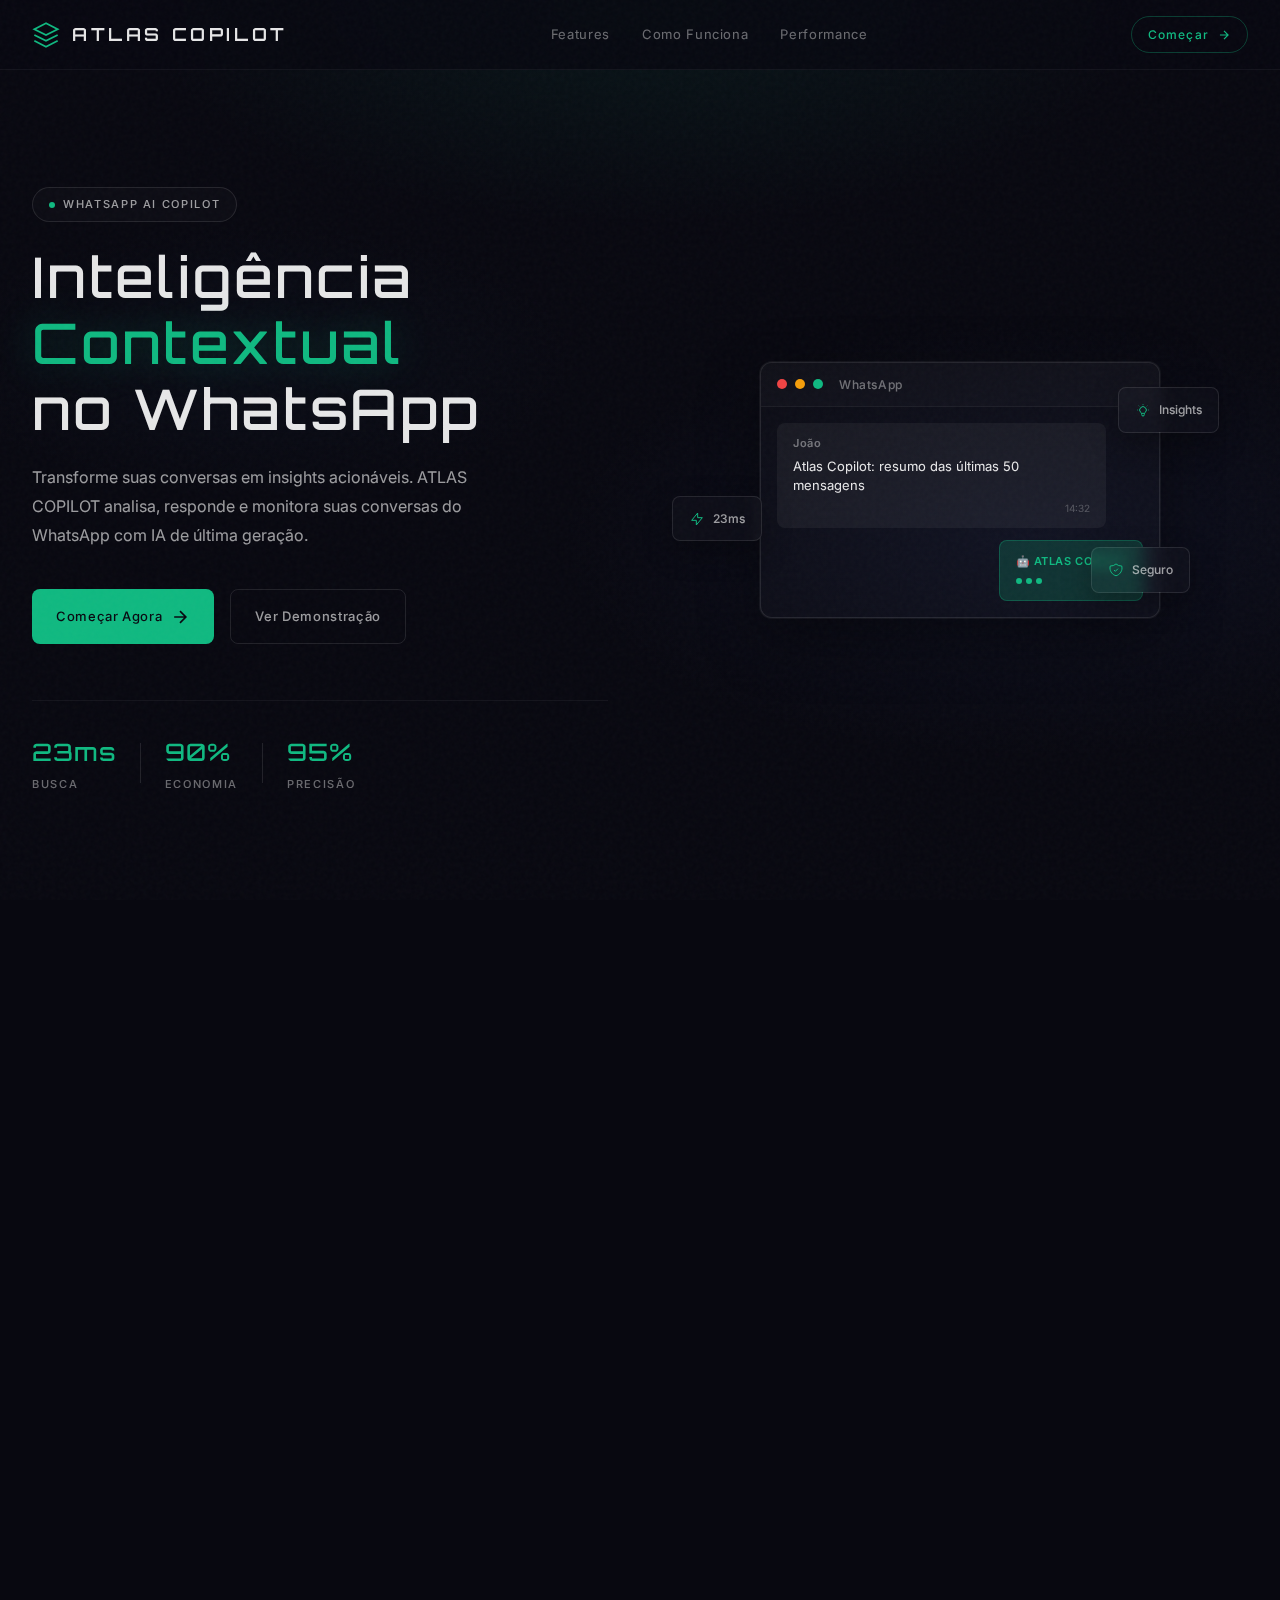
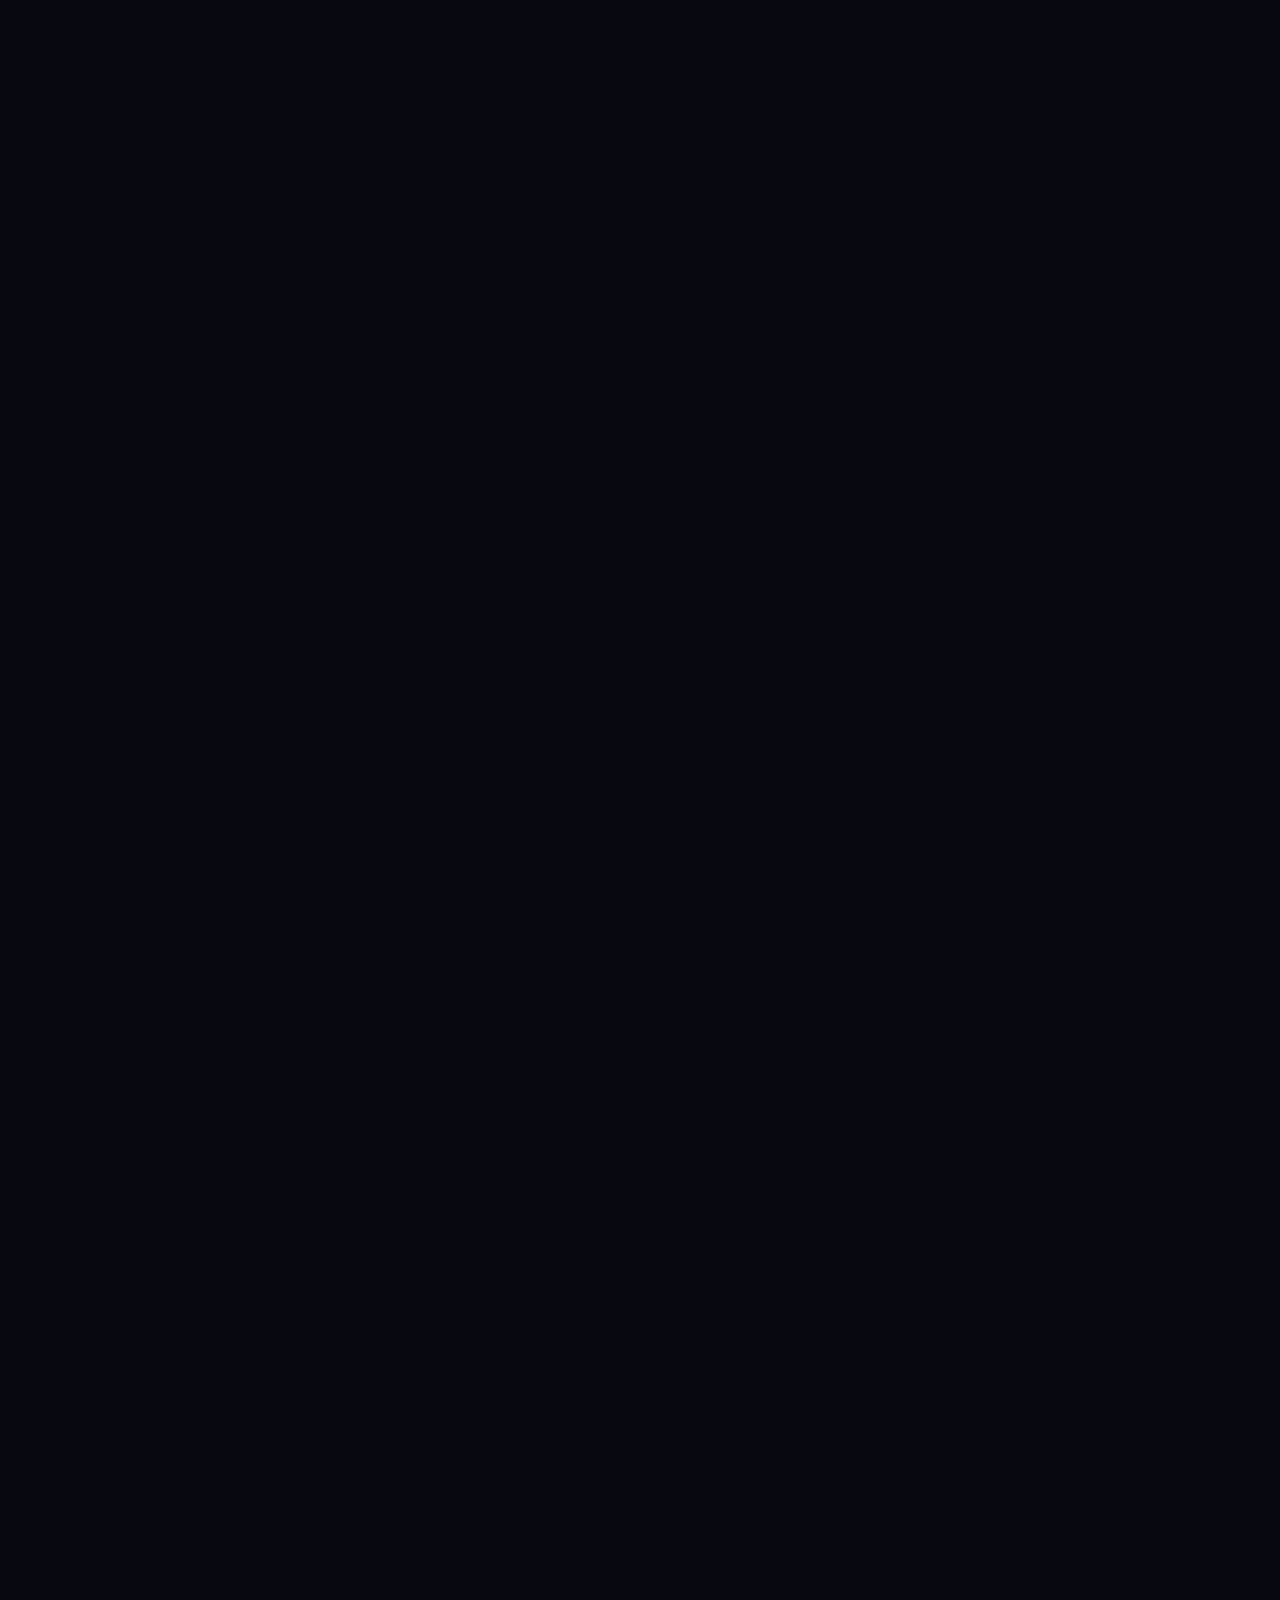
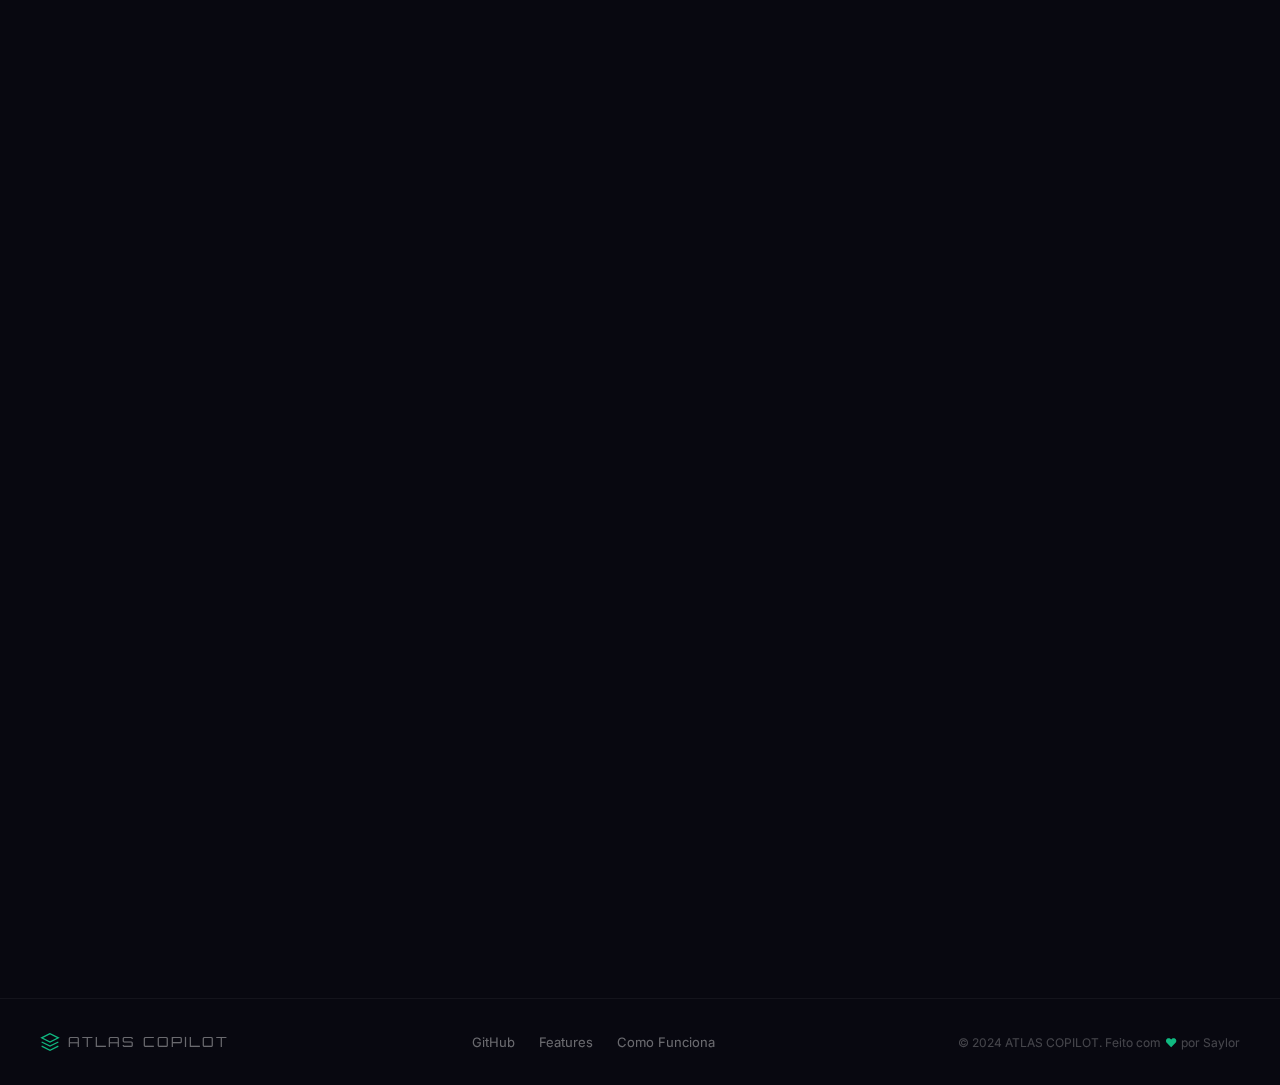
<file: index.html>
<!DOCTYPE html>
<html lang="pt-BR">
<head>
  <!-- Google Analytics 4 -->
  <script async src="https://www.googletagmanager.com/gtag/js?id=G-X1QGDMKMTT"></script>
  <script>
    window.dataLayer = window.dataLayer || [];
    function gtag(){dataLayer.push(arguments);}
    gtag('js', new Date());
    gtag('config', 'G-X1QGDMKMTT');
  </script>

  <meta charset="UTF-8">
  <meta name="viewport" content="width=device-width, initial-scale=1.0">
  <meta name="description" content="ATLAS - WhatsApp AI Copilot. Inteligência artificial integrada ao WhatsApp para análise de conversas e insights em tempo real. Busca híbrida em 23ms, 90% de economia.">
  <meta name="keywords" content="ATLAS, WhatsApp, AI, Copilot, inteligência artificial, análise de conversas, chatbot, RAG, BM25, embeddings, open source">
  <meta name="author" content="Saylor Gabriel">
  <meta name="robots" content="index, follow">
  <link rel="canonical" href="https://saylorgabriel.github.io/atlas-lp/">

  <!-- Open Graph -->
  <meta property="og:title" content="ATLAS - WhatsApp AI Copilot">
  <meta property="og:description" content="Transforme suas conversas do WhatsApp com inteligência artificial. Insights em tempo real, busca híbrida em 23ms, 90% de economia em custos.">
  <meta property="og:type" content="website">
  <meta property="og:url" content="https://saylorgabriel.github.io/atlas-lp/">
  <meta property="og:image" content="https://saylorgabriel.github.io/atlas-lp/og-image.png">
  <meta property="og:site_name" content="ATLAS">
  <meta property="og:locale" content="pt_BR">

  <!-- Twitter Card -->
  <meta name="twitter:card" content="summary_large_image">
  <meta name="twitter:title" content="ATLAS - WhatsApp AI Copilot">
  <meta name="twitter:description" content="Transforme suas conversas do WhatsApp com IA. Busca híbrida em 23ms, 90% de economia.">
  <meta name="twitter:creator" content="@sabordobrasil">

  <!-- LLMs.txt for AI discovery -->
  <link rel="alternate" type="text/plain" href="/llms.txt" title="LLM Information">

  <title>ATLAS - WhatsApp AI Copilot</title>

  <!-- Favicon -->
  <link rel="icon" type="image/svg+xml" href="data:image/svg+xml,%3Csvg xmlns='http://www.w3.org/2000/svg' viewBox='0 0 32 32'%3E%3Crect width='32' height='32' rx='6' fill='%23080810'/%3E%3Cpath d='M8 8L24 24M24 8L8 24' stroke='%2310b981' stroke-width='3' stroke-linecap='round'/%3E%3C/svg%3E">

  <!-- Fonts -->
  <link rel="preconnect" href="https://fonts.googleapis.com">
  <link rel="preconnect" href="https://fonts.gstatic.com" crossorigin>
  <link href="https://fonts.googleapis.com/css2?family=Inter:wght@300;400;500&family=Orbitron:wght@400;500;600&display=swap" rel="stylesheet">

  <!-- Styles -->
  <link rel="stylesheet" href="styles.css">
</head>
<body>
  <!-- Noise Overlay -->
  <div class="noise"></div>

  <!-- Gradient Background -->
  <div class="gradient-bg"></div>

  <!-- Cursor Glow (desktop only) -->
  <div class="cursor-glow" id="cursorGlow"></div>

  <!-- Navigation -->
  <nav class="nav">
    <div class="nav-brand">
      <span class="brand-icon">
        <svg viewBox="0 0 24 24" fill="none" stroke="currentColor" stroke-width="1.5">
          <path d="M12 2L2 7l10 5 10-5-10-5z"/>
          <path d="M2 17l10 5 10-5"/>
          <path d="M2 12l10 5 10-5"/>
        </svg>
      </span>
      <span class="brand-text">ATLAS COPILOT</span>
    </div>
    <div class="nav-links">
      <a href="#features" class="nav-link">Features</a>
      <a href="#how-it-works" class="nav-link">Como Funciona</a>
      <a href="#metrics" class="nav-link">Performance</a>
    </div>
    <a href="#cta" class="nav-cta">
      <span>Começar</span>
      <svg viewBox="0 0 24 24" fill="none" stroke="currentColor" stroke-width="2">
        <path d="M5 12h14M12 5l7 7-7 7"/>
      </svg>
    </a>
  </nav>

  <!-- Main Content -->
  <main class="main">

    <!-- Hero Section -->
    <section class="hero" id="hero">
      <div class="hero-content">
        <div class="hero-badge">
          <span class="badge-dot"></span>
          <span>WhatsApp AI Copilot</span>
        </div>

        <h1 class="hero-title">
          <span class="title-line">Inteligência</span>
          <span class="title-line accent">Contextual</span>
          <span class="title-line">no WhatsApp</span>
        </h1>

        <p class="hero-description">
          Transforme suas conversas em insights acionáveis.
          ATLAS COPILOT analisa, responde e monitora suas conversas
          do WhatsApp com IA de última geração.
        </p>

        <div class="hero-actions">
          <a href="#cta" class="btn-primary">
            <span>Começar Agora</span>
            <svg viewBox="0 0 24 24" fill="none" stroke="currentColor" stroke-width="2">
              <path d="M5 12h14M12 5l7 7-7 7"/>
            </svg>
          </a>
          <a href="#how-it-works" class="btn-secondary">
            <span>Ver Demonstração</span>
          </a>
        </div>

        <div class="hero-stats">
          <div class="stat">
            <span class="stat-value">23ms</span>
            <span class="stat-label">Busca</span>
          </div>
          <div class="stat-divider"></div>
          <div class="stat">
            <span class="stat-value">90%</span>
            <span class="stat-label">Economia</span>
          </div>
          <div class="stat-divider"></div>
          <div class="stat">
            <span class="stat-value">95%</span>
            <span class="stat-label">Precisão</span>
          </div>
        </div>
      </div>

      <div class="hero-visual">
        <div class="terminal">
          <div class="terminal-header">
            <div class="terminal-dots">
              <span></span><span></span><span></span>
            </div>
            <span class="terminal-title">WhatsApp</span>
          </div>
          <div class="terminal-body">
            <div class="message incoming">
              <span class="message-author">João</span>
              <span class="message-text">Atlas Copilot: resumo das últimas 50 mensagens</span>
              <span class="message-time">14:32</span>
            </div>
            <div class="message outgoing typing" id="atlasResponse">
              <span class="message-author">🤖 ATLAS COPILOT</span>
              <span class="message-text">
                <span class="typing-indicator">
                  <span></span><span></span><span></span>
                </span>
              </span>
            </div>
          </div>
        </div>

        <!-- Floating Elements -->
        <div class="floating-card fc-1">
          <svg viewBox="0 0 24 24" fill="none" stroke="currentColor" stroke-width="1.5">
            <path d="M9.663 17h4.673M12 3v1m6.364 1.636l-.707.707M21 12h-1M4 12H3m3.343-5.657l-.707-.707m2.828 9.9a5 5 0 117.072 0l-.548.547A3.374 3.374 0 0014 18.469V19a2 2 0 11-4 0v-.531c0-.895-.356-1.754-.988-2.386l-.548-.547z"/>
          </svg>
          <span>Insights</span>
        </div>

        <div class="floating-card fc-2">
          <svg viewBox="0 0 24 24" fill="none" stroke="currentColor" stroke-width="1.5">
            <path d="M13 10V3L4 14h7v7l9-11h-7z"/>
          </svg>
          <span>23ms</span>
        </div>

        <div class="floating-card fc-3">
          <svg viewBox="0 0 24 24" fill="none" stroke="currentColor" stroke-width="1.5">
            <path d="M9 12l2 2 4-4m5.618-4.016A11.955 11.955 0 0112 2.944a11.955 11.955 0 01-8.618 3.04A12.02 12.02 0 003 9c0 5.591 3.824 10.29 9 11.622 5.176-1.332 9-6.03 9-11.622 0-1.042-.133-2.052-.382-3.016z"/>
          </svg>
          <span>Seguro</span>
        </div>
      </div>
    </section>

    <!-- Features Section -->
    <section class="features" id="features">
      <div class="section-header">
        <span class="section-tag">01 / Recursos</span>
        <h2 class="section-title">Recursos que transformam</h2>
        <p class="section-description">
          Cada funcionalidade foi projetada para maximizar
          a inteligência das suas conversas.
        </p>
      </div>

      <div class="features-grid">
        <div class="feature-card" data-feature="1">
          <div class="feature-icon">
            <svg viewBox="0 0 24 24" fill="none" stroke="currentColor" stroke-width="1.5">
              <path d="M8 12h.01M12 12h.01M16 12h.01M21 12c0 4.418-4.03 8-9 8a9.863 9.863 0 01-4.255-.949L3 20l1.395-3.72C3.512 15.042 3 13.574 3 12c0-4.418 4.03-8 9-8s9 3.582 9 8z"/>
            </svg>
          </div>
          <h3 class="feature-title">Chat Natural</h3>
          <p class="feature-description">
            Converse naturalmente com o ATLAS COPILOT direto no WhatsApp.
            Basta mencionar "Atlas Copilot:" e fazer sua pergunta.
          </p>
          <div class="feature-tag">Linguagem Natural</div>
        </div>

        <div class="feature-card" data-feature="2">
          <div class="feature-icon">
            <svg viewBox="0 0 24 24" fill="none" stroke="currentColor" stroke-width="1.5">
              <path d="M21 21l-6-6m2-5a7 7 0 11-14 0 7 7 0 0114 0z"/>
            </svg>
          </div>
          <h3 class="feature-title">Busca Híbrida</h3>
          <p class="feature-description">
            Combina BM25 keyword search com embeddings vetoriais
            para resultados precisos em milissegundos.
          </p>
          <div class="feature-tag">23ms Response</div>
        </div>

        <div class="feature-card" data-feature="3">
          <div class="feature-icon">
            <svg viewBox="0 0 24 24" fill="none" stroke="currentColor" stroke-width="1.5">
              <path d="M9.663 17h4.673M12 3v1m6.364 1.636l-.707.707M21 12h-1M4 12H3m3.343-5.657l-.707-.707m2.828 9.9a5 5 0 117.072 0l-.548.547A3.374 3.374 0 0014 18.469V19a2 2 0 11-4 0v-.531c0-.895-.356-1.754-.988-2.386l-.548-.547z"/>
            </svg>
          </div>
          <h3 class="feature-title">Insights Proativos</h3>
          <p class="feature-description">
            Detecta automaticamente padrões, sentimentos e
            oportunidades nas suas conversas.
          </p>
          <div class="feature-tag">Real-time</div>
        </div>

        <div class="feature-card" data-feature="4">
          <div class="feature-icon">
            <svg viewBox="0 0 24 24" fill="none" stroke="currentColor" stroke-width="1.5">
              <path d="M19 11a7 7 0 01-7 7m0 0a7 7 0 01-7-7m7 7v4m0 0H8m4 0h4m-4-8a3 3 0 01-3-3V5a3 3 0 116 0v6a3 3 0 01-3 3z"/>
            </svg>
          </div>
          <h3 class="feature-title">Transcrição de Áudio</h3>
          <p class="feature-description">
            Transcreve mensagens de voz automaticamente com
            Whisper, 90% mais barato via Groq.
          </p>
          <div class="feature-tag">90% Economia</div>
        </div>

        <div class="feature-card" data-feature="5">
          <div class="feature-icon">
            <svg viewBox="0 0 24 24" fill="none" stroke="currentColor" stroke-width="1.5">
              <path d="M9 5H7a2 2 0 00-2 2v12a2 2 0 002 2h10a2 2 0 002-2V7a2 2 0 00-2-2h-2M9 5a2 2 0 002 2h2a2 2 0 002-2M9 5a2 2 0 012-2h2a2 2 0 012 2m-6 9l2 2 4-4"/>
            </svg>
          </div>
          <h3 class="feature-title">Action Items</h3>
          <p class="feature-description">
            Extrai automaticamente tarefas e compromissos
            mencionados nas conversas.
          </p>
          <div class="feature-tag">Automático</div>
        </div>

        <div class="feature-card" data-feature="6">
          <div class="feature-icon">
            <svg viewBox="0 0 24 24" fill="none" stroke="currentColor" stroke-width="1.5">
              <path d="M12 15v2m-6 4h12a2 2 0 002-2v-6a2 2 0 00-2-2H6a2 2 0 00-2 2v6a2 2 0 002 2zm10-10V7a4 4 0 00-8 0v4h8z"/>
            </svg>
          </div>
          <h3 class="feature-title">Controle de Acesso</h3>
          <p class="feature-description">
            Defina quem pode usar o ATLAS COPILOT com whitelist
            por contato e por grupo.
          </p>
          <div class="feature-tag">Seguro</div>
        </div>
      </div>
    </section>

    <!-- How It Works Section -->
    <section class="how-it-works" id="how-it-works">
      <div class="section-header">
        <span class="section-tag">02 / Processo</span>
        <h2 class="section-title">Como Funciona</h2>
        <p class="section-description">
          Do comando à resposta em menos de 2 segundos.
        </p>
      </div>

      <div class="workflow">
        <div class="workflow-step" data-step="1">
          <div class="step-number">01</div>
          <div class="step-content">
            <h3>Envie um Comando</h3>
            <p>Digite "Atlas Copilot:" seguido da sua pergunta em qualquer chat do WhatsApp.</p>
          </div>
          <div class="step-visual">
            <code>Atlas Copilot: resumo de hoje</code>
          </div>
        </div>

        <div class="workflow-connector">
          <svg viewBox="0 0 24 24" fill="none" stroke="currentColor" stroke-width="1.5">
            <path d="M19 14l-7 7m0 0l-7-7m7 7V3"/>
          </svg>
        </div>

        <div class="workflow-step" data-step="2">
          <div class="step-number">02</div>
          <div class="step-content">
            <h3>Processamento RAG</h3>
            <p>O sistema analisa contexto com busca híbrida BM25 + embeddings vetoriais.</p>
          </div>
          <div class="step-visual">
            <div class="processing-animation">
              <span class="proc-dot"></span>
              <span class="proc-dot"></span>
              <span class="proc-dot"></span>
            </div>
          </div>
        </div>

        <div class="workflow-connector">
          <svg viewBox="0 0 24 24" fill="none" stroke="currentColor" stroke-width="1.5">
            <path d="M19 14l-7 7m0 0l-7-7m7 7V3"/>
          </svg>
        </div>

        <div class="workflow-step" data-step="3">
          <div class="step-number">03</div>
          <div class="step-content">
            <h3>Resposta Contextual</h3>
            <p>GPT-4o-mini gera resposta inteligente baseada no contexto recuperado.</p>
          </div>
          <div class="step-visual">
            <span class="response-badge">🤖 ATLAS COPILOT</span>
          </div>
        </div>
      </div>

      <!-- Command Examples -->
      <div class="commands-showcase">
        <h4 class="commands-title">Exemplos de Comandos</h4>
        <div class="commands-grid">
          <div class="command-card">
            <span class="command-category">Temporal</span>
            <code>Atlas Copilot: mensagens de ontem</code>
          </div>
          <div class="command-card">
            <span class="command-category">Análise</span>
            <code>Atlas Copilot: resumo desta semana</code>
          </div>
          <div class="command-card">
            <span class="command-category">Busca</span>
            <code>Atlas Copilot: o que João disse sobre o projeto?</code>
          </div>
          <div class="command-card">
            <span class="command-category">Stats</span>
            <code>Atlas Copilot: top 5 membros mais ativos</code>
          </div>
        </div>
      </div>
    </section>

    <!-- Metrics Section -->
    <section class="metrics" id="metrics">
      <div class="section-header">
        <span class="section-tag">03 / Performance</span>
        <h2 class="section-title">Números que importam</h2>
        <p class="section-description">
          Otimizado para velocidade e custo-eficiência.
        </p>
      </div>

      <div class="metrics-grid">
        <div class="metric-card large">
          <div class="metric-value">
            <span class="metric-number" data-target="23">0</span>
            <span class="metric-unit">ms</span>
          </div>
          <div class="metric-label">Tempo de Busca BM25</div>
          <div class="metric-comparison">2000x mais rápido que embeddings</div>
        </div>

        <div class="metric-card">
          <div class="metric-value">
            <span class="metric-number" data-target="90">0</span>
            <span class="metric-unit">%</span>
          </div>
          <div class="metric-label">Economia em Custos</div>
          <div class="metric-comparison">Com cache inteligente</div>
        </div>

        <div class="metric-card">
          <div class="metric-value">
            <span class="metric-number" data-target="95">0</span>
            <span class="metric-unit">%</span>
          </div>
          <div class="metric-label">Taxa de Precisão</div>
          <div class="metric-comparison">Detecção de comandos</div>
        </div>

        <div class="metric-card">
          <div class="metric-value">
            <span class="metric-number" data-target="85">0</span>
            <span class="metric-unit">%</span>
          </div>
          <div class="metric-label">Cache Hit Rate</div>
          <div class="metric-comparison">Queries similares</div>
        </div>

        <div class="metric-card">
          <div class="metric-value">
            <span class="metric-prefix">&lt;</span>
            <span class="metric-number" data-target="2">0</span>
            <span class="metric-unit">s</span>
          </div>
          <div class="metric-label">Tempo de Resposta</div>
          <div class="metric-comparison">End-to-end médio</div>
        </div>
      </div>

      <!-- Tech Stack -->
      <div class="tech-stack">
        <span class="tech-label">Powered by</span>
        <div class="tech-logos">
          <div class="tech-item" title="Bun.js">
            <span>Bun</span>
          </div>
          <div class="tech-item" title="PostgreSQL + pgvector">
            <span>pgvector</span>
          </div>
          <div class="tech-item" title="Redis">
            <span>Redis</span>
          </div>
          <div class="tech-item" title="OpenAI GPT-4o-mini">
            <span>GPT-4o</span>
          </div>
          <div class="tech-item" title="LangChain.js">
            <span>LangChain</span>
          </div>
        </div>
      </div>
    </section>

    <!-- Use Cases Section -->
    <section class="use-cases" id="use-cases">
      <div class="section-header">
        <span class="section-tag">04 / Casos de Uso</span>
        <h2 class="section-title">Para quem é o ATLAS COPILOT</h2>
      </div>

      <div class="use-cases-grid">
        <div class="use-case-card">
          <div class="use-case-icon">
            <svg viewBox="0 0 24 24" fill="none" stroke="currentColor" stroke-width="1.5">
              <path d="M17 20h5v-2a3 3 0 00-5.356-1.857M17 20H7m10 0v-2c0-.656-.126-1.283-.356-1.857M7 20H2v-2a3 3 0 015.356-1.857M7 20v-2c0-.656.126-1.283.356-1.857m0 0a5.002 5.002 0 019.288 0M15 7a3 3 0 11-6 0 3 3 0 016 0zm6 3a2 2 0 11-4 0 2 2 0 014 0zM7 10a2 2 0 11-4 0 2 2 0 014 0z"/>
            </svg>
          </div>
          <h3>Administradores de Grupos</h3>
          <p>Delegue o monitoramento de conversas para um assistente AI que nunca dorme.</p>
        </div>

        <div class="use-case-card">
          <div class="use-case-icon">
            <svg viewBox="0 0 24 24" fill="none" stroke="currentColor" stroke-width="1.5">
              <path d="M18.364 5.636l-3.536 3.536m0 5.656l3.536 3.536M9.172 9.172L5.636 5.636m3.536 9.192l-3.536 3.536M21 12a9 9 0 11-18 0 9 9 0 0118 0zm-5 0a4 4 0 11-8 0 4 4 0 018 0z"/>
            </svg>
          </div>
          <h3>Times de Suporte</h3>
          <p>Identifique problemas e mudanças de sentimento dos clientes em tempo real.</p>
        </div>

        <div class="use-case-card">
          <div class="use-case-icon">
            <svg viewBox="0 0 24 24" fill="none" stroke="currentColor" stroke-width="1.5">
              <path d="M9 19v-6a2 2 0 00-2-2H5a2 2 0 00-2 2v6a2 2 0 002 2h2a2 2 0 002-2zm0 0V9a2 2 0 012-2h2a2 2 0 012 2v10m-6 0a2 2 0 002 2h2a2 2 0 002-2m0 0V5a2 2 0 012-2h2a2 2 0 012 2v14a2 2 0 01-2 2h-2a2 2 0 01-2-2z"/>
            </svg>
          </div>
          <h3>Analistas e Pesquisadores</h3>
          <p>Analise padrões de conversação em escala sem revisão manual.</p>
        </div>

        <div class="use-case-card">
          <div class="use-case-icon">
            <svg viewBox="0 0 24 24" fill="none" stroke="currentColor" stroke-width="1.5">
              <path d="M12 8c-1.657 0-3 .895-3 2s1.343 2 3 2 3 .895 3 2-1.343 2-3 2m0-8c1.11 0 2.08.402 2.599 1M12 8V7m0 1v8m0 0v1m0-1c-1.11 0-2.08-.402-2.599-1M21 12a9 9 0 11-18 0 9 9 0 0118 0z"/>
            </svg>
          </div>
          <h3>Times de Vendas</h3>
          <p>Nunca perca uma oportunidade - ATLAS COPILOT alerta sobre menções importantes.</p>
        </div>
      </div>
    </section>

    <!-- CTA Section (hidden for now)
    <section class="cta" id="cta">
      <div class="cta-content">
        <h2 class="cta-title">
          Pronto para transformar suas conversas?
        </h2>
        <p class="cta-description">
          Comece a usar ATLAS COPILOT hoje e descubra insights que
          você nunca imaginou nas suas conversas do WhatsApp.
        </p>

        <div class="cta-actions">
          <a href="https://github.com/saylorgabriel/atlas" class="btn-primary large" target="_blank" rel="noopener">
            <svg viewBox="0 0 24 24" fill="currentColor">
              <path d="M12 0c-6.626 0-12 5.373-12 12 0 5.302 3.438 9.8 8.207 11.387.599.111.793-.261.793-.577v-2.234c-3.338.726-4.033-1.416-4.033-1.416-.546-1.387-1.333-1.756-1.333-1.756-1.089-.745.083-.729.083-.729 1.205.084 1.839 1.237 1.839 1.237 1.07 1.834 2.807 1.304 3.492.997.107-.775.418-1.305.762-1.604-2.665-.305-5.467-1.334-5.467-5.931 0-1.311.469-2.381 1.236-3.221-.124-.303-.535-1.524.117-3.176 0 0 1.008-.322 3.301 1.23.957-.266 1.983-.399 3.003-.404 1.02.005 2.047.138 3.006.404 2.291-1.552 3.297-1.23 3.297-1.23.653 1.653.242 2.874.118 3.176.77.84 1.235 1.911 1.235 3.221 0 4.609-2.807 5.624-5.479 5.921.43.372.823 1.102.823 2.222v3.293c0 .319.192.694.801.576 4.765-1.589 8.199-6.086 8.199-11.386 0-6.627-5.373-12-12-12z"/>
            </svg>
            <span>Ver no GitHub</span>
          </a>
          <a href="#features" class="btn-secondary large">
            <span>Explorar Features</span>
          </a>
        </div>

        <div class="cta-footer">
          <span class="cta-badge">Open Source</span>
          <span class="cta-separator">•</span>
          <span class="cta-text">Self-hosted • Seus dados, seu controle</span>
        </div>
      </div>

      <div class="cta-pattern"></div>
    </section>
    -->

  </main>

  <!-- Footer -->
  <footer class="footer">
    <div class="footer-content">
      <div class="footer-brand">
        <span class="brand-icon">
          <svg viewBox="0 0 24 24" fill="none" stroke="currentColor" stroke-width="1.5">
            <path d="M12 2L2 7l10 5 10-5-10-5z"/>
            <path d="M2 17l10 5 10-5"/>
            <path d="M2 12l10 5 10-5"/>
          </svg>
        </span>
        <span>ATLAS COPILOT</span>
      </div>

      <div class="footer-links">
        <a href="https://github.com/saylorgabriel/atlas" target="_blank" rel="noopener">GitHub</a>
        <a href="#features">Features</a>
        <a href="#how-it-works">Como Funciona</a>
      </div>

      <div class="footer-copy">
        <span>© 2024 ATLAS COPILOT. Feito com</span>
        <span class="heart">♥</span>
        <span>por <a href="https://saylorgabriel.github.io/saylordamasceno/" target="_blank" rel="noopener" class="author-link">Saylor</a></span>
      </div>
    </div>
  </footer>

  <!-- Schema.org Structured Data -->
  <script type="application/ld+json">
  {
    "@context": "https://schema.org",
    "@type": "SoftwareApplication",
    "name": "ATLAS",
    "description": "WhatsApp AI Copilot - Inteligência contextual integrada ao WhatsApp para análise de conversas e insights em tempo real.",
    "applicationCategory": "BusinessApplication",
    "operatingSystem": "Cross-platform",
    "offers": {
      "@type": "Offer",
      "price": "0",
      "priceCurrency": "USD"
    },
    "author": {
      "@type": "Person",
      "name": "Saylor Gabriel",
      "url": "https://saylorgabriel.github.io/saylordamasceno/"
    },
    "url": "https://saylorgabriel.github.io/atlas-lp/",
    "downloadUrl": "https://github.com/saylorgabriel/jarvisinwhats",
    "softwareVersion": "1.0",
    "keywords": "WhatsApp, AI, Copilot, chatbot, RAG, BM25, embeddings"
  }
  </script>

  <!-- Scripts -->
  <script src="script.js"></script>
</body>
</html>
</file>
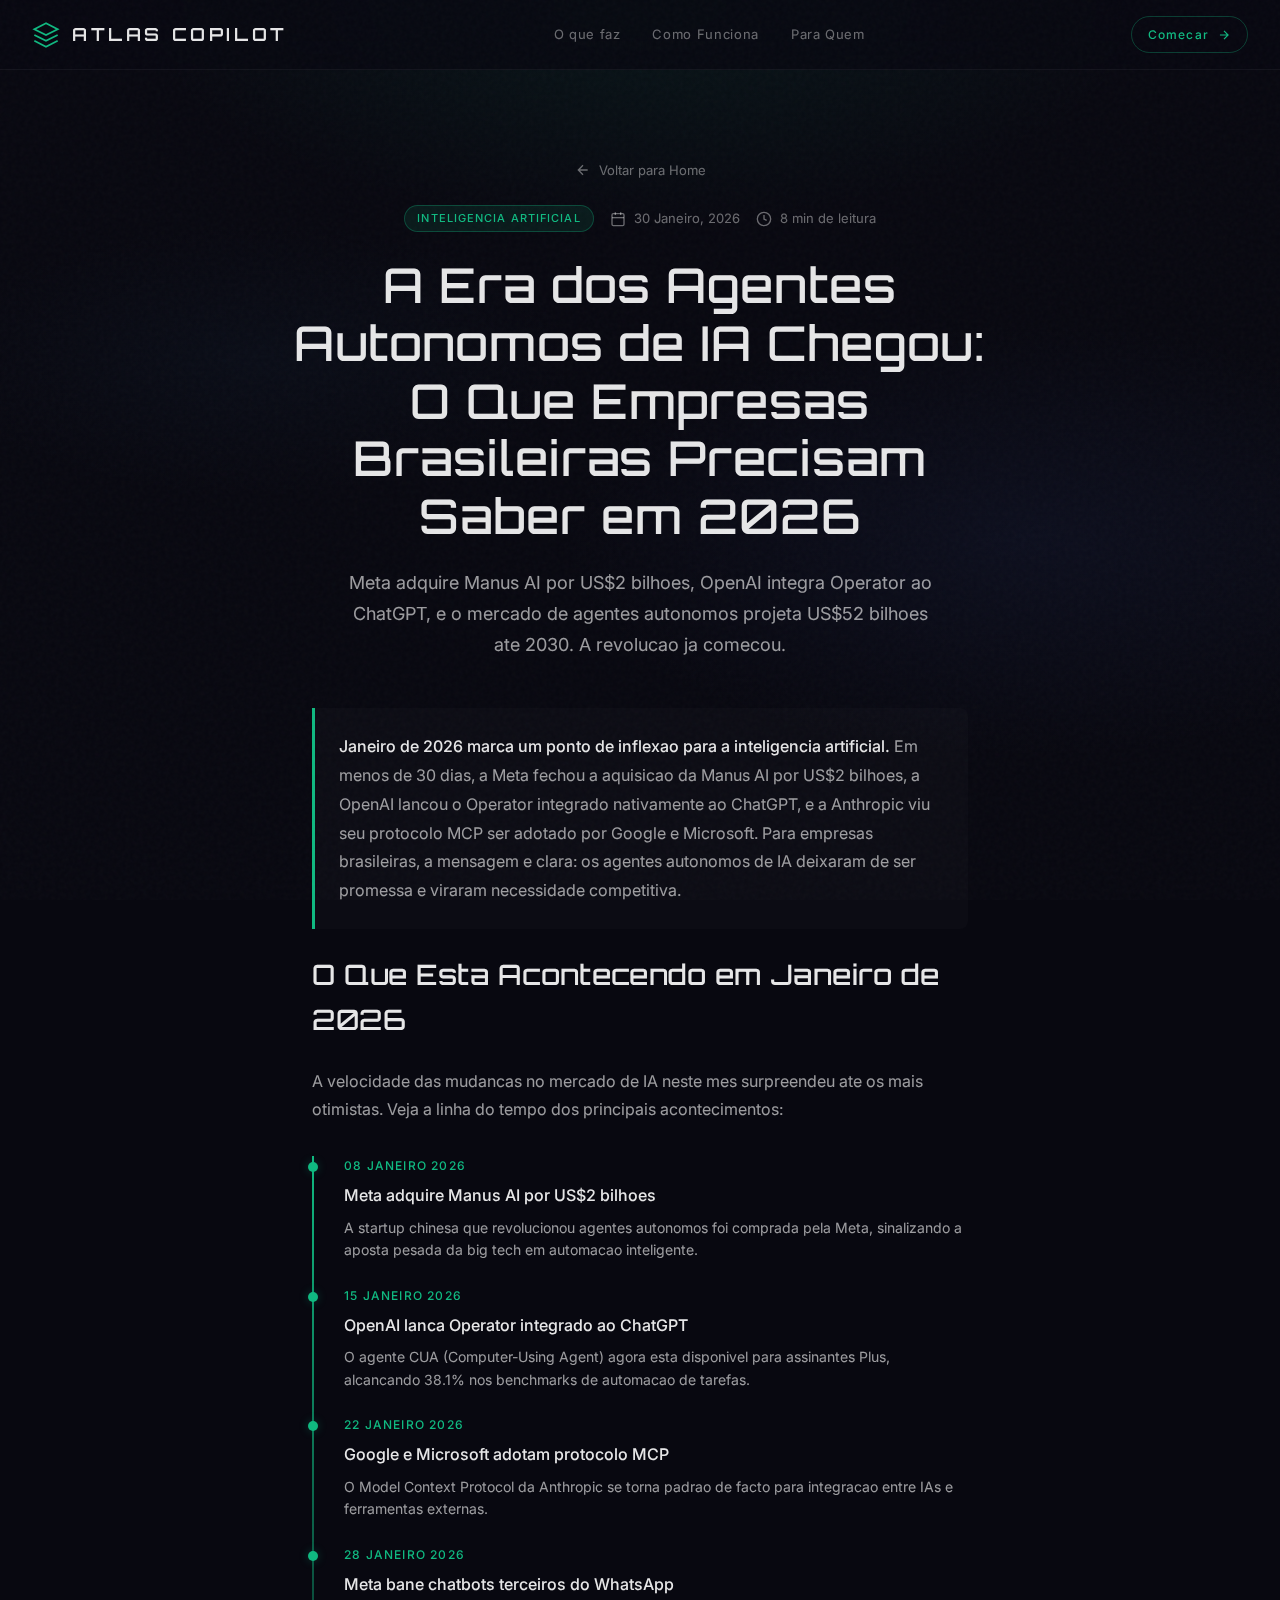
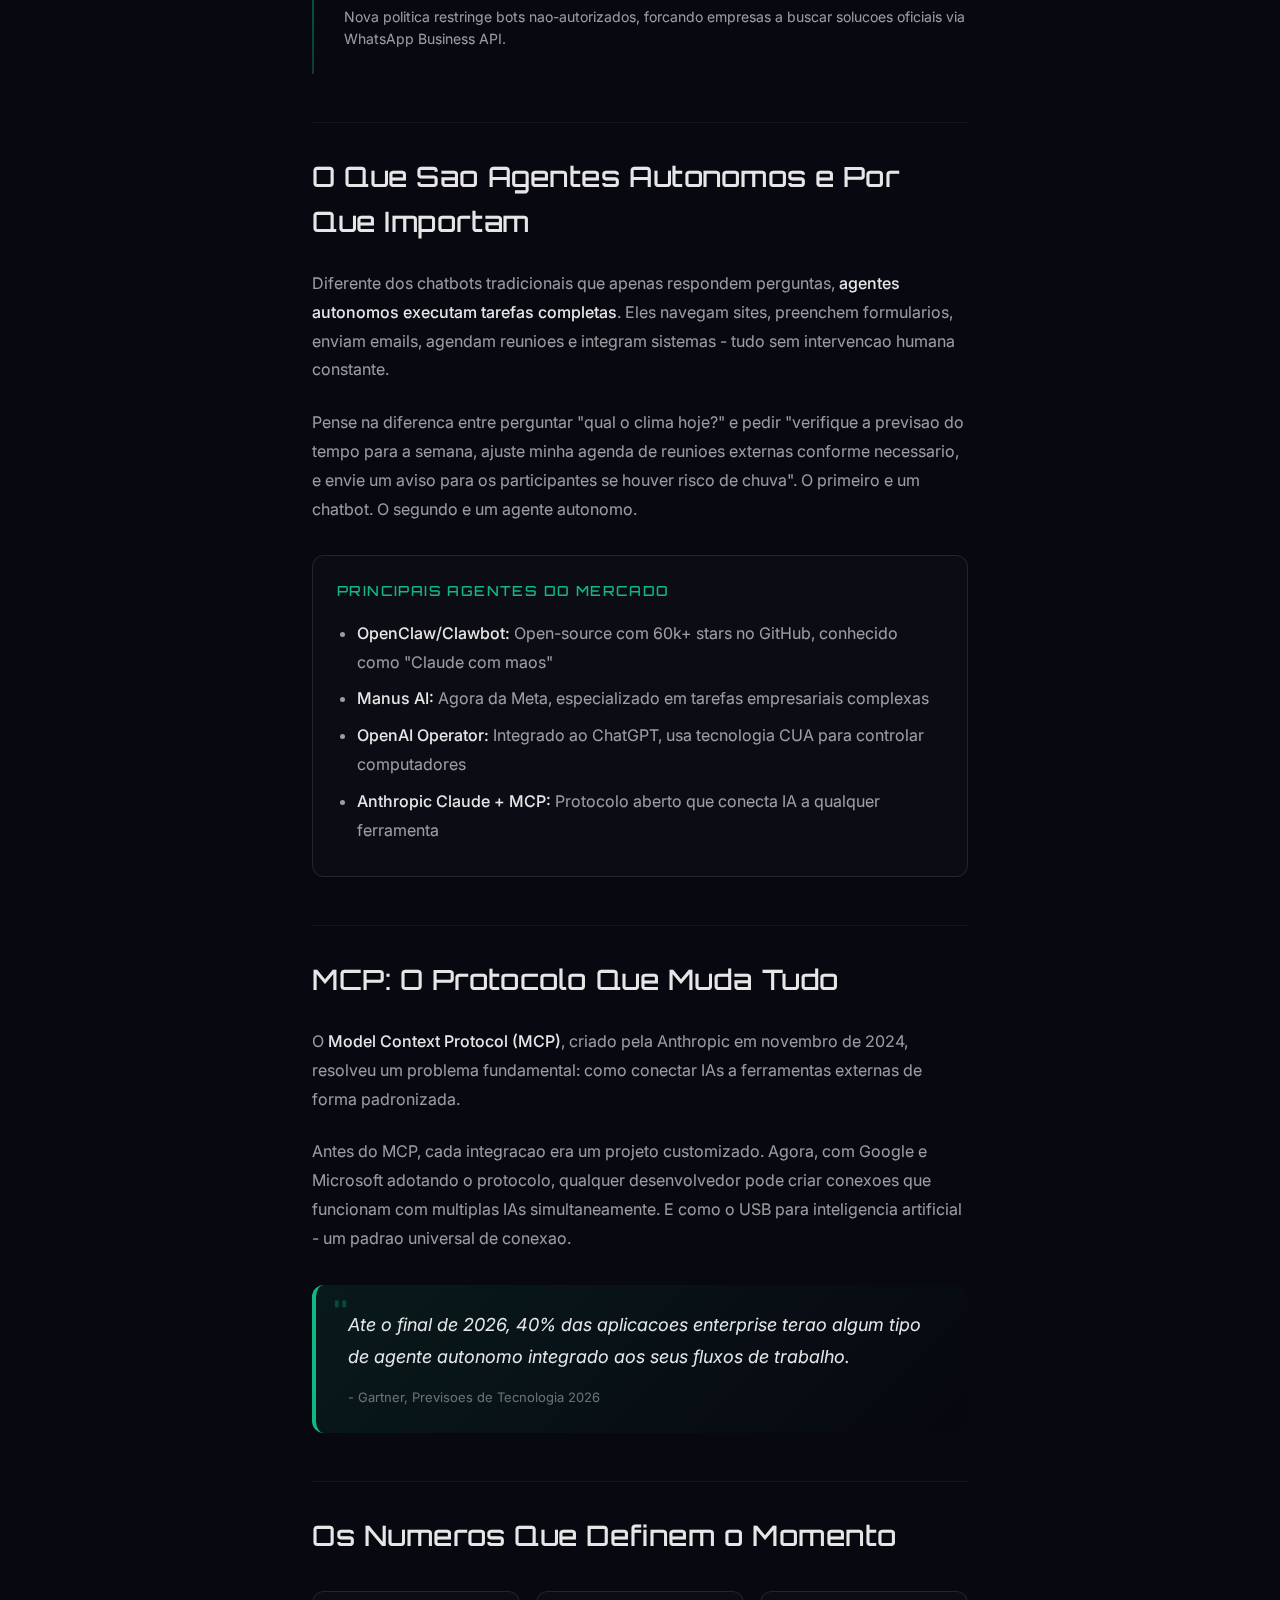
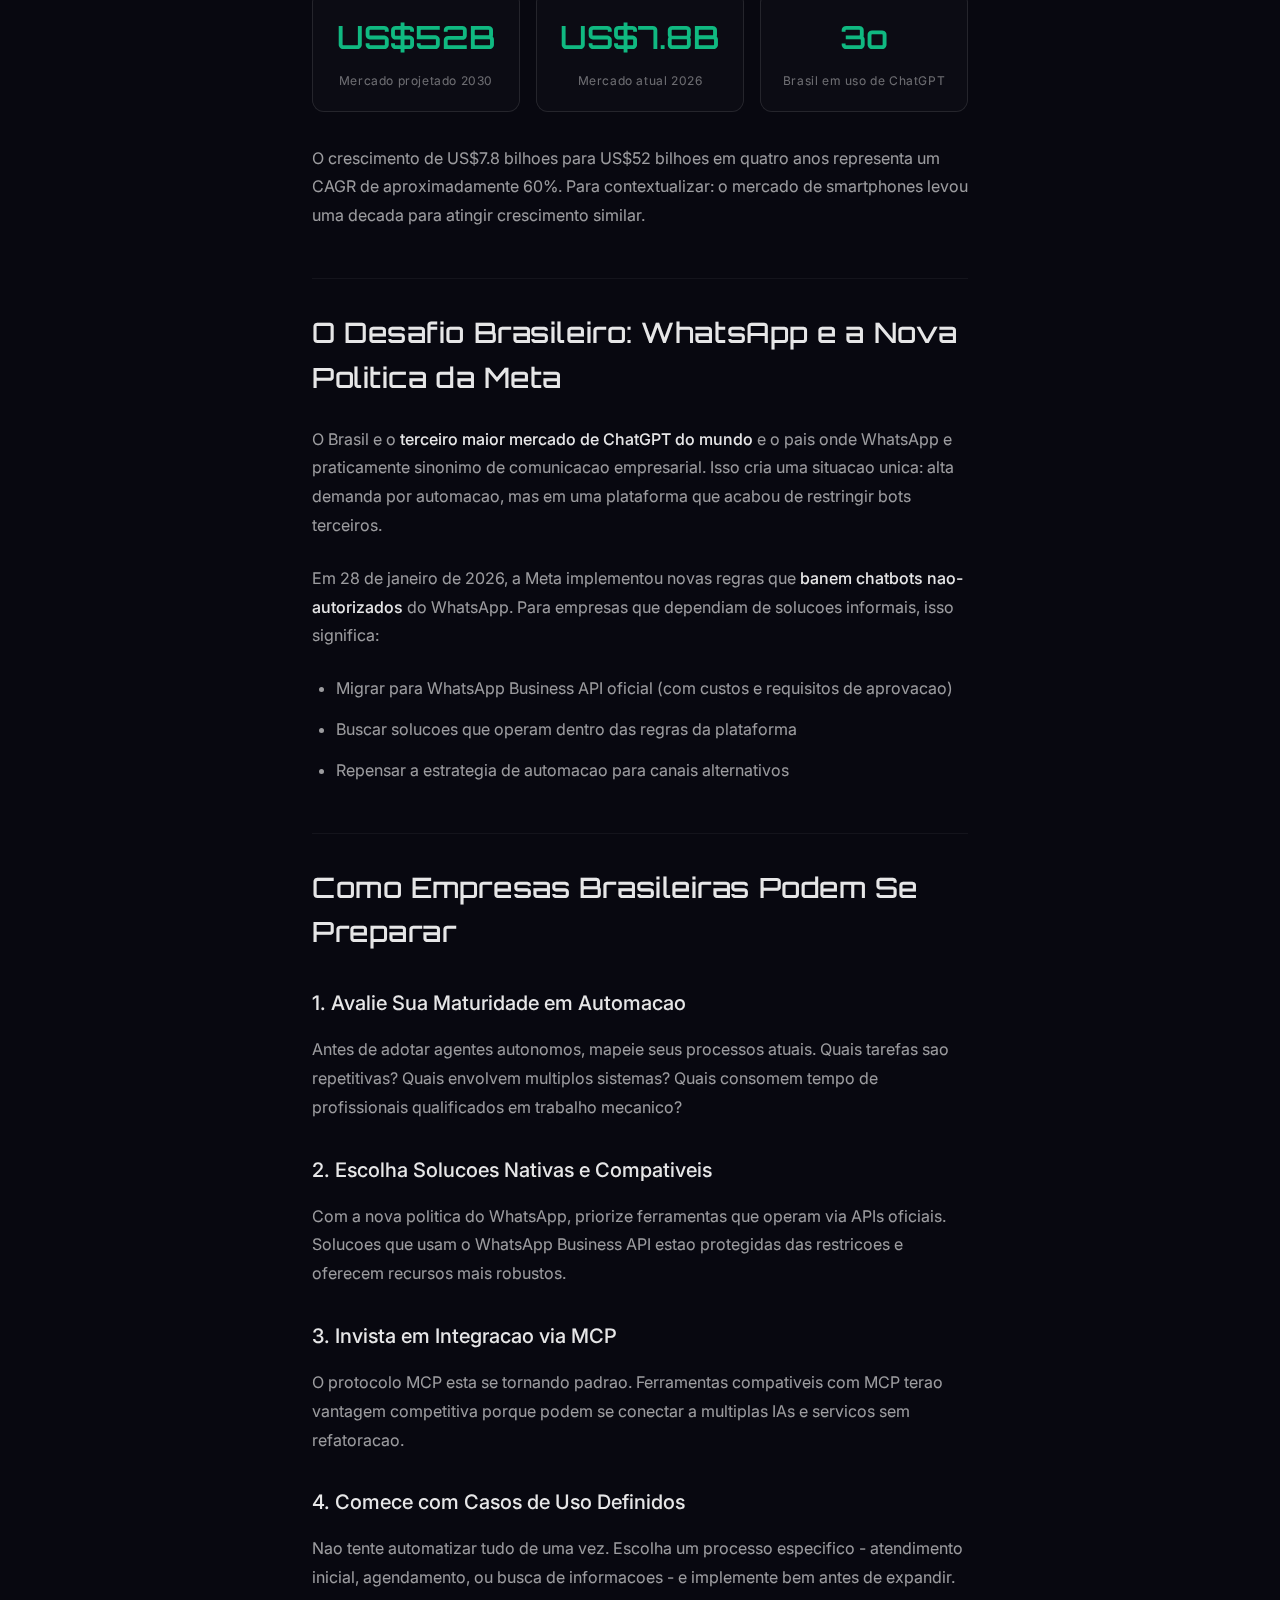
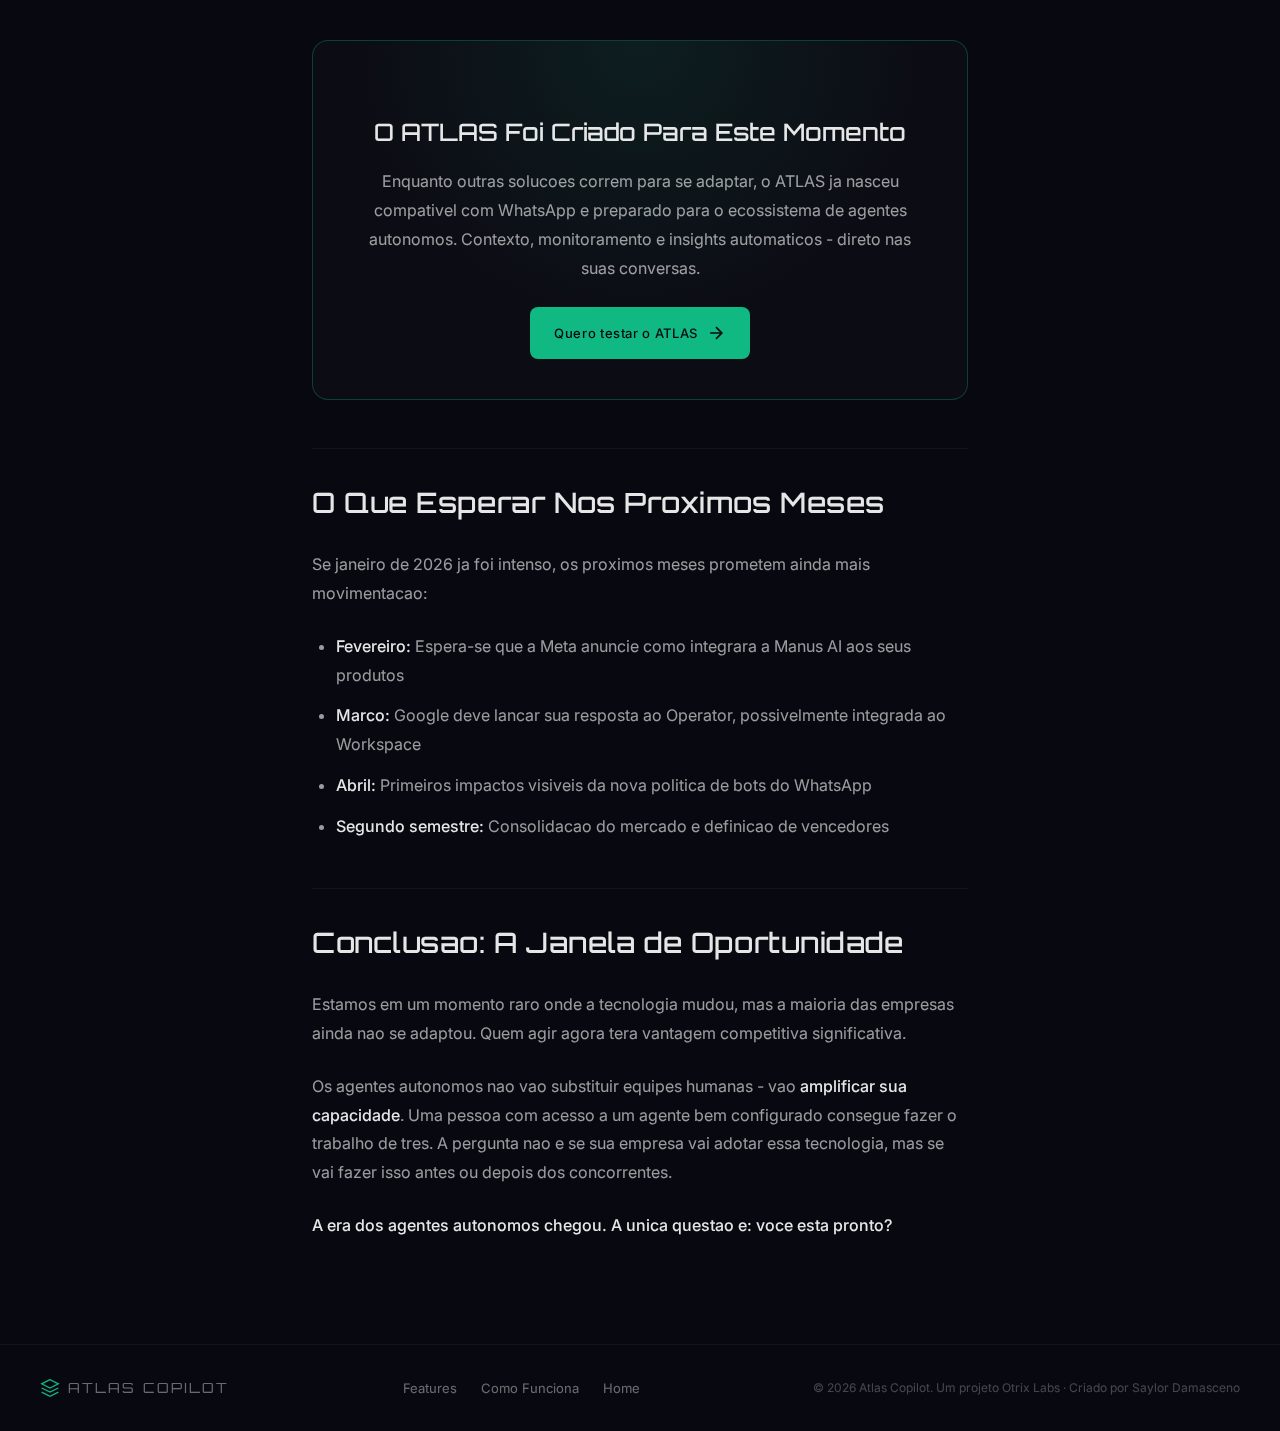
<file: blog/index.html>
<!DOCTYPE html>
<html lang="pt-BR">

<head>
  <!-- Google tag (gtag.js) -->
  <script async src="https://www.googletagmanager.com/gtag/js?id=G-X1QGDMKMTT"></script>
  <script>
    window.dataLayer = window.dataLayer || [];
    function gtag() { dataLayer.push(arguments); }
    gtag('js', new Date());
    gtag('config', 'G-X1QGDMKMTT');
    gtag('config', 'AW-975619354');
  </script>

  <meta charset="UTF-8">
  <meta name="viewport" content="width=device-width, initial-scale=1.0">
  <meta name="description"
    content="Meta compra Manus AI por US$2B, OpenAI lanca Operator, mercado de agentes autonomos explode para US$52B. Saiba como empresas brasileiras podem se preparar para a revolucao da IA em 2026.">
  <meta name="keywords"
    content="agentes autonomos IA, OpenClaw, MCP Protocol, WhatsApp Business, automacao empresarial, inteligencia artificial 2026, Meta Manus AI, OpenAI Operator">
  <meta name="author" content="Saylor Gabriel">
  <meta name="robots" content="index, follow">
  <link rel="canonical" href="https://atlascopilot.com.br/blog/">

  <!-- Open Graph -->
  <meta property="og:title"
    content="A Era dos Agentes Autonomos de IA Chegou: O Que Empresas Brasileiras Precisam Saber">
  <meta property="og:description"
    content="Meta compra Manus AI por US$2B, OpenAI lanca Operator. Mercado de agentes autonomos explode para US$52B. Entenda a revolucao.">
  <meta property="og:type" content="article">
  <meta property="og:url" content="https://atlascopilot.com.br/blog/">
  <meta property="og:image" content="https://atlascopilot.com.br/og-image.png">
  <meta property="og:image:width" content="1200">
  <meta property="og:image:height" content="630">
  <meta property="og:image:type" content="image/png">
  <meta property="og:site_name" content="ATLAS COPILOT">
  <meta property="og:locale" content="pt_BR">
  <meta property="article:published_time" content="2026-01-30">
  <meta property="article:author" content="Saylor Gabriel">
  <meta property="article:section" content="Tecnologia">
  <meta property="article:tag" content="Inteligencia Artificial">
  <meta property="article:tag" content="Agentes Autonomos">
  <meta property="article:tag" content="WhatsApp Business">

  <!-- Twitter Card -->
  <meta name="twitter:card" content="summary_large_image">
  <meta name="twitter:title" content="A Era dos Agentes Autonomos de IA Chegou">
  <meta name="twitter:description"
    content="Meta compra Manus AI por US$2B, OpenAI lanca Operator. Mercado de agentes explode para US$52B.">
  <meta name="twitter:image" content="https://atlascopilot.com.br/og-image.png">
  <meta name="twitter:creator" content="@sabordobrasil">

  <title>A Era dos Agentes Autonomos de IA Chegou | ATLAS COPILOT Blog</title>

  <!-- Favicon -->
  <link rel="icon" type="image/png" sizes="32x32" href="/favicon-32.png">
  <link rel="icon" type="image/png" sizes="192x192" href="/favicon-192.png">
  <link rel="apple-touch-icon" href="/apple-touch-icon.png">

  <!-- Fonts -->
  <link rel="preconnect" href="https://fonts.googleapis.com">
  <link rel="preconnect" href="https://fonts.gstatic.com" crossorigin>
  <link
    href="https://fonts.googleapis.com/css2?family=Inter:wght@300;400;500;600&family=Orbitron:wght@400;500;600&display=swap"
    rel="stylesheet">

  <!-- Styles -->
  <link rel="stylesheet" href="../styles.css">
  <style>
    /* Blog-specific styles */
    .blog-header {
      padding: var(--space-20) var(--space-8) var(--space-12);
      max-width: 800px;
      margin: 0 auto;
      text-align: center;
    }

    .blog-meta {
      display: flex;
      align-items: center;
      justify-content: center;
      gap: var(--space-4);
      margin-bottom: var(--space-6);
      flex-wrap: wrap;
    }

    .blog-date {
      display: flex;
      align-items: center;
      gap: var(--space-2);
      font-size: 13px;
      color: var(--text-muted);
    }

    .blog-date svg {
      width: 16px;
      height: 16px;
    }

    .blog-category {
      padding: var(--space-1) var(--space-3);
      background: var(--accent-10);
      border: 1px solid var(--accent-30);
      border-radius: var(--radius-full);
      font-size: 11px;
      font-weight: 500;
      letter-spacing: 0.1em;
      text-transform: uppercase;
      color: var(--accent-primary);
    }

    .blog-title {
      font-family: var(--font-display);
      font-size: clamp(28px, 5vw, 48px);
      font-weight: 500;
      letter-spacing: 0.02em;
      line-height: 1.2;
      color: var(--text-primary);
      margin-bottom: var(--space-6);
    }

    .blog-subtitle {
      font-size: 18px;
      line-height: 1.7;
      color: var(--text-secondary);
      max-width: 600px;
      margin: 0 auto;
    }

    .blog-content {
      max-width: 720px;
      margin: 0 auto;
      padding: 0 var(--space-8) var(--space-20);
    }

    .blog-content h2 {
      font-family: var(--font-display);
      font-size: 28px;
      font-weight: 500;
      letter-spacing: 0.02em;
      color: var(--text-primary);
      margin: var(--space-12) 0 var(--space-6);
      padding-top: var(--space-8);
      border-top: 1px solid var(--border-subtle);
    }

    .blog-content h2:first-of-type {
      border-top: none;
      padding-top: 0;
      margin-top: 0;
    }

    .blog-content h3 {
      font-size: 20px;
      font-weight: 500;
      color: var(--text-primary);
      margin: var(--space-8) 0 var(--space-4);
    }

    .blog-content p {
      font-size: 16px;
      line-height: 1.8;
      color: var(--text-secondary);
      margin-bottom: var(--space-6);
    }

    .blog-content strong {
      color: var(--text-primary);
      font-weight: 500;
    }

    .blog-content ul,
    .blog-content ol {
      margin: var(--space-4) 0 var(--space-6);
      padding-left: var(--space-6);
    }

    .blog-content li {
      font-size: 16px;
      line-height: 1.8;
      color: var(--text-secondary);
      margin-bottom: var(--space-3);
    }

    .blog-content a {
      color: var(--accent-primary);
      text-decoration: underline;
      text-underline-offset: 3px;
      transition: var(--transition-fast);
    }

    .blog-content a:hover {
      color: var(--accent-light);
    }

    .blog-content .btn-primary {
      color: var(--bg-primary);
      text-decoration: none;
    }

    .blog-content .btn-primary:hover {
      color: var(--bg-primary);
    }

    .lead-paragraph {
      font-size: 20px;
      line-height: 1.8;
      color: var(--text-primary);
      font-weight: 400;
      margin-bottom: var(--space-8);
      padding: var(--space-6);
      background: var(--bg-card);
      border-left: 3px solid var(--accent-primary);
      border-radius: 0 var(--radius-md) var(--radius-md) 0;
    }

    .highlight-box {
      background: var(--bg-card);
      border: 1px solid var(--border-default);
      border-radius: var(--radius-lg);
      padding: var(--space-6);
      margin: var(--space-8) 0;
    }

    .highlight-box h4 {
      font-family: var(--font-display);
      font-size: 14px;
      font-weight: 500;
      letter-spacing: 0.1em;
      text-transform: uppercase;
      color: var(--accent-primary);
      margin-bottom: var(--space-4);
    }

    .highlight-box ul {
      margin: 0;
      padding-left: var(--space-5);
    }

    .highlight-box li {
      margin-bottom: var(--space-2);
    }

    .stat-grid {
      display: grid;
      grid-template-columns: repeat(3, 1fr);
      gap: var(--space-4);
      margin: var(--space-8) 0;
    }

    .stat-card {
      background: var(--bg-card);
      border: 1px solid var(--border-default);
      border-radius: var(--radius-lg);
      padding: var(--space-5);
      text-align: center;
      transition: var(--transition-default);
    }

    .stat-card:hover {
      border-color: var(--border-hover);
      transform: translateY(-2px);
    }

    .stat-card .value {
      font-family: var(--font-display);
      font-size: 32px;
      font-weight: 600;
      color: var(--accent-primary);
      margin-bottom: var(--space-2);
    }

    .stat-card .label {
      font-size: 12px;
      color: var(--text-muted);
      letter-spacing: 0.05em;
    }

    .quote-block {
      position: relative;
      padding: var(--space-6) var(--space-8);
      margin: var(--space-8) 0;
      background: linear-gradient(135deg, var(--accent-10) 0%, transparent 100%);
      border-radius: var(--radius-lg);
      border-left: 4px solid var(--accent-primary);
    }

    .quote-block::before {
      content: '"';
      position: absolute;
      top: var(--space-2);
      left: var(--space-4);
      font-family: var(--font-display);
      font-size: 48px;
      color: var(--accent-30);
      line-height: 1;
    }

    .quote-block p {
      font-size: 18px;
      font-style: italic;
      color: var(--text-primary);
      margin-bottom: var(--space-3);
    }

    .quote-block cite {
      font-size: 13px;
      color: var(--text-muted);
      font-style: normal;
    }

    .blog-cta {
      background: var(--bg-card);
      border: 1px solid var(--accent-30);
      border-radius: var(--radius-xl);
      padding: var(--space-10);
      text-align: center;
      margin: var(--space-12) 0;
      position: relative;
      overflow: hidden;
    }

    .blog-cta::before {
      content: '';
      position: absolute;
      inset: 0;
      background: radial-gradient(circle at 50% 0%, var(--accent-10) 0%, transparent 60%);
      pointer-events: none;
    }

    .blog-cta h3 {
      font-family: var(--font-display);
      font-size: 24px;
      color: var(--text-primary);
      margin-bottom: var(--space-4);
      position: relative;
    }

    .blog-cta p {
      color: var(--text-secondary);
      margin-bottom: var(--space-6);
      position: relative;
    }

    .blog-cta .btn-primary {
      position: relative;
    }

    .timeline {
      position: relative;
      padding-left: var(--space-8);
      margin: var(--space-8) 0;
    }

    .timeline::before {
      content: '';
      position: absolute;
      left: 0;
      top: 0;
      bottom: 0;
      width: 2px;
      background: linear-gradient(180deg, var(--accent-primary) 0%, var(--accent-30) 100%);
    }

    .timeline-item {
      position: relative;
      padding-bottom: var(--space-6);
    }

    .timeline-item::before {
      content: '';
      position: absolute;
      left: calc(-1 * var(--space-8) - 4px);
      top: 6px;
      width: 10px;
      height: 10px;
      background: var(--accent-primary);
      border-radius: 50%;
      box-shadow: 0 0 10px var(--accent-30);
    }

    .timeline-date {
      font-size: 12px;
      font-weight: 500;
      color: var(--accent-primary);
      letter-spacing: 0.1em;
      text-transform: uppercase;
      margin-bottom: var(--space-2);
    }

    .timeline-title {
      font-size: 16px;
      font-weight: 500;
      color: var(--text-primary);
      margin-bottom: var(--space-2);
    }

    .timeline-desc {
      font-size: 14px;
      color: var(--text-secondary);
      line-height: 1.6;
    }

    .back-link {
      display: inline-flex;
      align-items: center;
      gap: var(--space-2);
      font-size: 13px;
      color: var(--text-muted);
      margin-bottom: var(--space-6);
      transition: var(--transition-fast);
    }

    .back-link:hover {
      color: var(--accent-primary);
    }

    .back-link svg {
      width: 16px;
      height: 16px;
    }

    .reading-time {
      display: flex;
      align-items: center;
      gap: var(--space-2);
      font-size: 13px;
      color: var(--text-muted);
    }

    .reading-time svg {
      width: 16px;
      height: 16px;
    }

    @media (max-width: 768px) {
      .blog-header {
        padding: var(--space-12) var(--space-4) var(--space-8);
      }

      .blog-content {
        padding: 0 var(--space-4) var(--space-12);
      }

      .stat-grid {
        grid-template-columns: 1fr;
      }

      .blog-content h2 {
        font-size: 24px;
      }

      .lead-paragraph {
        font-size: 18px;
        padding: var(--space-4);
      }
    }
  </style>
</head>

<body>
  <!-- Noise Overlay -->
  <div class="noise"></div>

  <!-- Gradient Background -->
  <div class="gradient-bg"></div>

  <!-- Navigation -->
  <nav class="nav">
    <div class="nav-brand">
      <a href="../" style="display: flex; align-items: center; gap: var(--space-3);">
        <span class="brand-icon">
          <svg viewBox="0 0 24 24" fill="none" stroke="currentColor" stroke-width="1.5">
            <path d="M12 2L2 7l10 5 10-5-10-5z" />
            <path d="M2 17l10 5 10-5" />
            <path d="M2 12l10 5 10-5" />
          </svg>
        </span>
        <span class="brand-text">ATLAS COPILOT</span>
      </a>
    </div>
    <div class="nav-links">
      <a href="../#features" class="nav-link">O que faz</a>
      <a href="../#how-it-works" class="nav-link">Como Funciona</a>
      <a href="../#use-cases" class="nav-link">Para Quem</a>
    </div>
    <div class="nav-right">
      <a href="../#cta" class="nav-cta">
        <span>Comecar</span>
        <svg viewBox="0 0 24 24" fill="none" stroke="currentColor" stroke-width="2">
          <path d="M5 12h14M12 5l7 7-7 7" />
        </svg>
      </a>
    </div>
  </nav>

  <!-- Main Content -->
  <main class="main">
    <!-- Blog Header -->
    <header class="blog-header">
      <a href="../" class="back-link">
        <svg viewBox="0 0 24 24" fill="none" stroke="currentColor" stroke-width="2">
          <path d="M19 12H5M12 19l-7-7 7-7" />
        </svg>
        Voltar para Home
      </a>

      <div class="blog-meta">
        <span class="blog-category">Inteligencia Artificial</span>
        <span class="blog-date">
          <svg viewBox="0 0 24 24" fill="none" stroke="currentColor" stroke-width="2">
            <rect x="3" y="4" width="18" height="18" rx="2" ry="2"></rect>
            <line x1="16" y1="2" x2="16" y2="6"></line>
            <line x1="8" y1="2" x2="8" y2="6"></line>
            <line x1="3" y1="10" x2="21" y2="10"></line>
          </svg>
          30 Janeiro, 2026
        </span>
        <span class="reading-time">
          <svg viewBox="0 0 24 24" fill="none" stroke="currentColor" stroke-width="2">
            <circle cx="12" cy="12" r="10"></circle>
            <polyline points="12 6 12 12 16 14"></polyline>
          </svg>
          8 min de leitura
        </span>
      </div>

      <h1 class="blog-title">A Era dos Agentes Autonomos de IA Chegou: O Que Empresas Brasileiras Precisam Saber em 2026
      </h1>

      <p class="blog-subtitle">
        Meta adquire Manus AI por US$2 bilhoes, OpenAI integra Operator ao ChatGPT, e o mercado
        de agentes autonomos projeta US$52 bilhoes ate 2030. A revolucao ja comecou.
      </p>
    </header>

    <!-- Blog Content -->
    <article class="blog-content">
      <p class="lead-paragraph">
        <strong>Janeiro de 2026 marca um ponto de inflexao para a inteligencia artificial.</strong>
        Em menos de 30 dias, a Meta fechou a aquisicao da Manus AI por US$2 bilhoes, a OpenAI lancou
        o Operator integrado nativamente ao ChatGPT, e a Anthropic viu seu protocolo MCP ser adotado
        por Google e Microsoft. Para empresas brasileiras, a mensagem e clara: os agentes autonomos
        de IA deixaram de ser promessa e viraram necessidade competitiva.
      </p>

      <h2>O Que Esta Acontecendo em Janeiro de 2026</h2>

      <p>
        A velocidade das mudancas no mercado de IA neste mes surpreendeu ate os mais otimistas.
        Veja a linha do tempo dos principais acontecimentos:
      </p>

      <div class="timeline">
        <div class="timeline-item">
          <div class="timeline-date">08 Janeiro 2026</div>
          <div class="timeline-title">Meta adquire Manus AI por US$2 bilhoes</div>
          <div class="timeline-desc">
            A startup chinesa que revolucionou agentes autonomos foi comprada pela Meta,
            sinalizando a aposta pesada da big tech em automacao inteligente.
          </div>
        </div>
        <div class="timeline-item">
          <div class="timeline-date">15 Janeiro 2026</div>
          <div class="timeline-title">OpenAI lanca Operator integrado ao ChatGPT</div>
          <div class="timeline-desc">
            O agente CUA (Computer-Using Agent) agora esta disponivel para assinantes Plus,
            alcancando 38.1% nos benchmarks de automacao de tarefas.
          </div>
        </div>
        <div class="timeline-item">
          <div class="timeline-date">22 Janeiro 2026</div>
          <div class="timeline-title">Google e Microsoft adotam protocolo MCP</div>
          <div class="timeline-desc">
            O Model Context Protocol da Anthropic se torna padrao de facto para
            integracao entre IAs e ferramentas externas.
          </div>
        </div>
        <div class="timeline-item">
          <div class="timeline-date">28 Janeiro 2026</div>
          <div class="timeline-title">Meta bane chatbots terceiros do WhatsApp</div>
          <div class="timeline-desc">
            Nova politica restringe bots nao-autorizados, forcando empresas a
            buscar solucoes oficiais via WhatsApp Business API.
          </div>
        </div>
      </div>

      <h2>O Que Sao Agentes Autonomos e Por Que Importam</h2>

      <p>
        Diferente dos chatbots tradicionais que apenas respondem perguntas, <strong>agentes autonomos
          executam tarefas completas</strong>. Eles navegam sites, preenchem formularios, enviam emails,
        agendam reunioes e integram sistemas - tudo sem intervencao humana constante.
      </p>

      <p>
        Pense na diferenca entre perguntar "qual o clima hoje?" e pedir "verifique a previsao do tempo
        para a semana, ajuste minha agenda de reunioes externas conforme necessario, e envie um
        aviso para os participantes se houver risco de chuva". O primeiro e um chatbot. O segundo
        e um agente autonomo.
      </p>

      <div class="highlight-box">
        <h4>Principais Agentes do Mercado</h4>
        <ul>
          <li><strong>OpenClaw/Clawbot:</strong> Open-source com 60k+ stars no GitHub, conhecido como "Claude com maos"
          </li>
          <li><strong>Manus AI:</strong> Agora da Meta, especializado em tarefas empresariais complexas</li>
          <li><strong>OpenAI Operator:</strong> Integrado ao ChatGPT, usa tecnologia CUA para controlar computadores
          </li>
          <li><strong>Anthropic Claude + MCP:</strong> Protocolo aberto que conecta IA a qualquer ferramenta</li>
        </ul>
      </div>

      <h2>MCP: O Protocolo Que Muda Tudo</h2>

      <p>
        O <strong>Model Context Protocol (MCP)</strong>, criado pela Anthropic em novembro de 2024,
        resolveu um problema fundamental: como conectar IAs a ferramentas externas de forma padronizada.
      </p>

      <p>
        Antes do MCP, cada integracao era um projeto customizado. Agora, com Google e Microsoft
        adotando o protocolo, qualquer desenvolvedor pode criar conexoes que funcionam com
        multiplas IAs simultaneamente. E como o USB para inteligencia artificial - um padrao
        universal de conexao.
      </p>

      <div class="quote-block">
        <p>
          Ate o final de 2026, 40% das aplicacoes enterprise terao algum tipo de agente
          autonomo integrado aos seus fluxos de trabalho.
        </p>
        <cite>- Gartner, Previsoes de Tecnologia 2026</cite>
      </div>

      <h2>Os Numeros Que Definem o Momento</h2>

      <div class="stat-grid">
        <div class="stat-card">
          <div class="value">US$52B</div>
          <div class="label">Mercado projetado 2030</div>
        </div>
        <div class="stat-card">
          <div class="value">US$7.8B</div>
          <div class="label">Mercado atual 2026</div>
        </div>
        <div class="stat-card">
          <div class="value">3o</div>
          <div class="label">Brasil em uso de ChatGPT</div>
        </div>
      </div>

      <p>
        O crescimento de US$7.8 bilhoes para US$52 bilhoes em quatro anos representa um CAGR de
        aproximadamente 60%. Para contextualizar: o mercado de smartphones levou uma decada para
        atingir crescimento similar.
      </p>

      <h2>O Desafio Brasileiro: WhatsApp e a Nova Politica da Meta</h2>

      <p>
        O Brasil e o <strong>terceiro maior mercado de ChatGPT do mundo</strong> e o pais onde
        WhatsApp e praticamente sinonimo de comunicacao empresarial. Isso cria uma situacao unica:
        alta demanda por automacao, mas em uma plataforma que acabou de restringir bots terceiros.
      </p>

      <p>
        Em 28 de janeiro de 2026, a Meta implementou novas regras que <strong>banem chatbots
          nao-autorizados</strong> do WhatsApp. Para empresas que dependiam de solucoes informais,
        isso significa:
      </p>

      <ul>
        <li>Migrar para WhatsApp Business API oficial (com custos e requisitos de aprovacao)</li>
        <li>Buscar solucoes que operam dentro das regras da plataforma</li>
        <li>Repensar a estrategia de automacao para canais alternativos</li>
      </ul>

      <h2>Como Empresas Brasileiras Podem Se Preparar</h2>

      <h3>1. Avalie Sua Maturidade em Automacao</h3>
      <p>
        Antes de adotar agentes autonomos, mapeie seus processos atuais. Quais tarefas sao
        repetitivas? Quais envolvem multiplos sistemas? Quais consomem tempo de profissionais
        qualificados em trabalho mecanico?
      </p>

      <h3>2. Escolha Solucoes Nativas e Compativeis</h3>
      <p>
        Com a nova politica do WhatsApp, priorize ferramentas que operam via APIs oficiais.
        Solucoes que usam o WhatsApp Business API estao protegidas das restricoes e oferecem
        recursos mais robustos.
      </p>

      <h3>3. Invista em Integracao via MCP</h3>
      <p>
        O protocolo MCP esta se tornando padrao. Ferramentas compativeis com MCP terao
        vantagem competitiva porque podem se conectar a multiplas IAs e servicos sem
        refatoracao.
      </p>

      <h3>4. Comece com Casos de Uso Definidos</h3>
      <p>
        Nao tente automatizar tudo de uma vez. Escolha um processo especifico - atendimento
        inicial, agendamento, ou busca de informacoes - e implemente bem antes de expandir.
      </p>

      <div class="blog-cta">
        <h3>O ATLAS Foi Criado Para Este Momento</h3>
        <p>
          Enquanto outras solucoes correm para se adaptar, o ATLAS ja nasceu compativel com
          WhatsApp e preparado para o ecossistema de agentes autonomos. Contexto,
          monitoramento e insights automaticos - direto nas suas conversas.
        </p>
        <a href="../#cta" class="btn-primary">
          <span>Quero testar o ATLAS</span>
          <svg viewBox="0 0 24 24" fill="none" stroke="currentColor" stroke-width="2">
            <path d="M5 12h14M12 5l7 7-7 7" />
          </svg>
        </a>
      </div>

      <h2>O Que Esperar Nos Proximos Meses</h2>

      <p>
        Se janeiro de 2026 ja foi intenso, os proximos meses prometem ainda mais movimentacao:
      </p>

      <ul>
        <li><strong>Fevereiro:</strong> Espera-se que a Meta anuncie como integrara a Manus AI aos seus produtos</li>
        <li><strong>Marco:</strong> Google deve lancar sua resposta ao Operator, possivelmente integrada ao Workspace
        </li>
        <li><strong>Abril:</strong> Primeiros impactos visiveis da nova politica de bots do WhatsApp</li>
        <li><strong>Segundo semestre:</strong> Consolidacao do mercado e definicao de vencedores</li>
      </ul>

      <h2>Conclusao: A Janela de Oportunidade</h2>

      <p>
        Estamos em um momento raro onde a tecnologia mudou, mas a maioria das empresas ainda
        nao se adaptou. Quem agir agora tera vantagem competitiva significativa.
      </p>

      <p>
        Os agentes autonomos nao vao substituir equipes humanas - vao <strong>amplificar sua
          capacidade</strong>. Uma pessoa com acesso a um agente bem configurado consegue fazer
        o trabalho de tres. A pergunta nao e se sua empresa vai adotar essa tecnologia, mas
        se vai fazer isso antes ou depois dos concorrentes.
      </p>

      <p>
        <strong>A era dos agentes autonomos chegou. A unica questao e: voce esta pronto?</strong>
      </p>

    </article>
  </main>

  <!-- Footer -->
  <footer class="footer">
    <div class="footer-content">
      <div class="footer-brand">
        <span class="brand-icon">
          <svg viewBox="0 0 24 24" fill="none" stroke="currentColor" stroke-width="1.5">
            <path d="M12 2L2 7l10 5 10-5-10-5z" />
            <path d="M2 17l10 5 10-5" />
            <path d="M2 12l10 5 10-5" />
          </svg>
        </span>
        <span>ATLAS COPILOT</span>
      </div>

      <div class="footer-links">
        <a href="../#features">Features</a>
        <a href="../#how-it-works">Como Funciona</a>
        <a href="../">Home</a>
      </div>

      <div class="footer-copy">
        <span>© 2026 Atlas Copilot. Um projeto <a href="https://otrixlabs.com.br" target="_blank" rel="noopener"
            class="author-link">Otrix Labs</a> · Criado por <a href="https://saylorgabriel.github.io/saylordamasceno/"
            target="_blank" rel="noopener" class="author-link">Saylor Damasceno</a></span>
      </div>
    </div>
  </footer>

  <!-- Schema.org Structured Data for Article -->
  <script type="application/ld+json">
  {
    "@context": "https://schema.org",
    "@type": "Article",
    "headline": "A Era dos Agentes Autonomos de IA Chegou: O Que Empresas Brasileiras Precisam Saber em 2026",
    "description": "Meta compra Manus AI por US$2B, OpenAI lanca Operator, mercado de agentes autonomos explode para US$52B. Saiba como empresas brasileiras podem se preparar.",
    "image": "https://atlascopilot.com.br/og-image.png",
    "author": {
      "@type": "Person",
      "name": "Saylor Gabriel",
      "url": "https://saylorgabriel.github.io/saylordamasceno/"
    },
    "publisher": {
      "@type": "Organization",
      "name": "ATLAS COPILOT",
      "logo": {
        "@type": "ImageObject",
        "url": "https://atlascopilot.com.br/favicon-192.png"
      }
    },
    "datePublished": "2026-01-30",
    "dateModified": "2026-01-30",
    "mainEntityOfPage": {
      "@type": "WebPage",
      "@id": "https://atlascopilot.com.br/blog/"
    },
    "keywords": ["agentes autonomos IA", "OpenClaw", "MCP Protocol", "WhatsApp Business", "automacao empresarial", "inteligencia artificial 2026"],
    "articleSection": "Tecnologia",
    "wordCount": 1800,
    "inLanguage": "pt-BR"
  }
  </script>
</body>

</html>
</file>
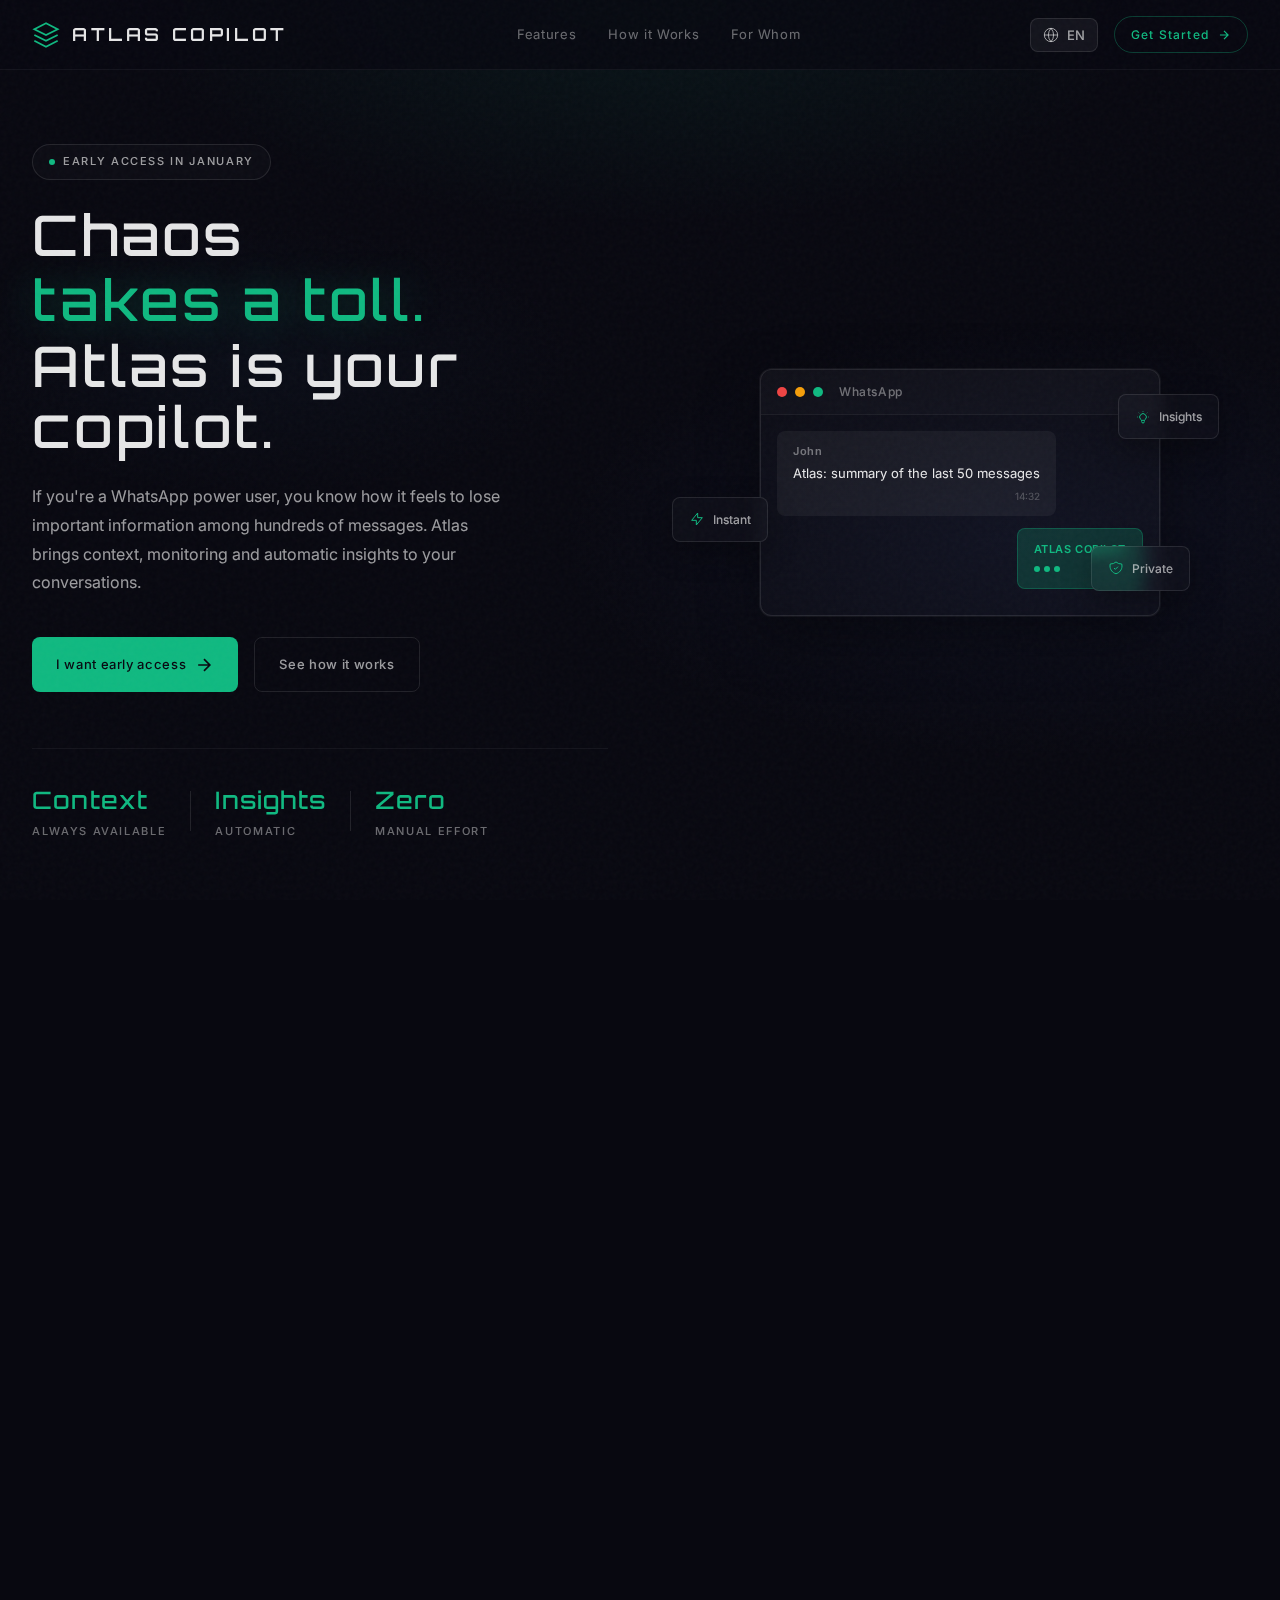
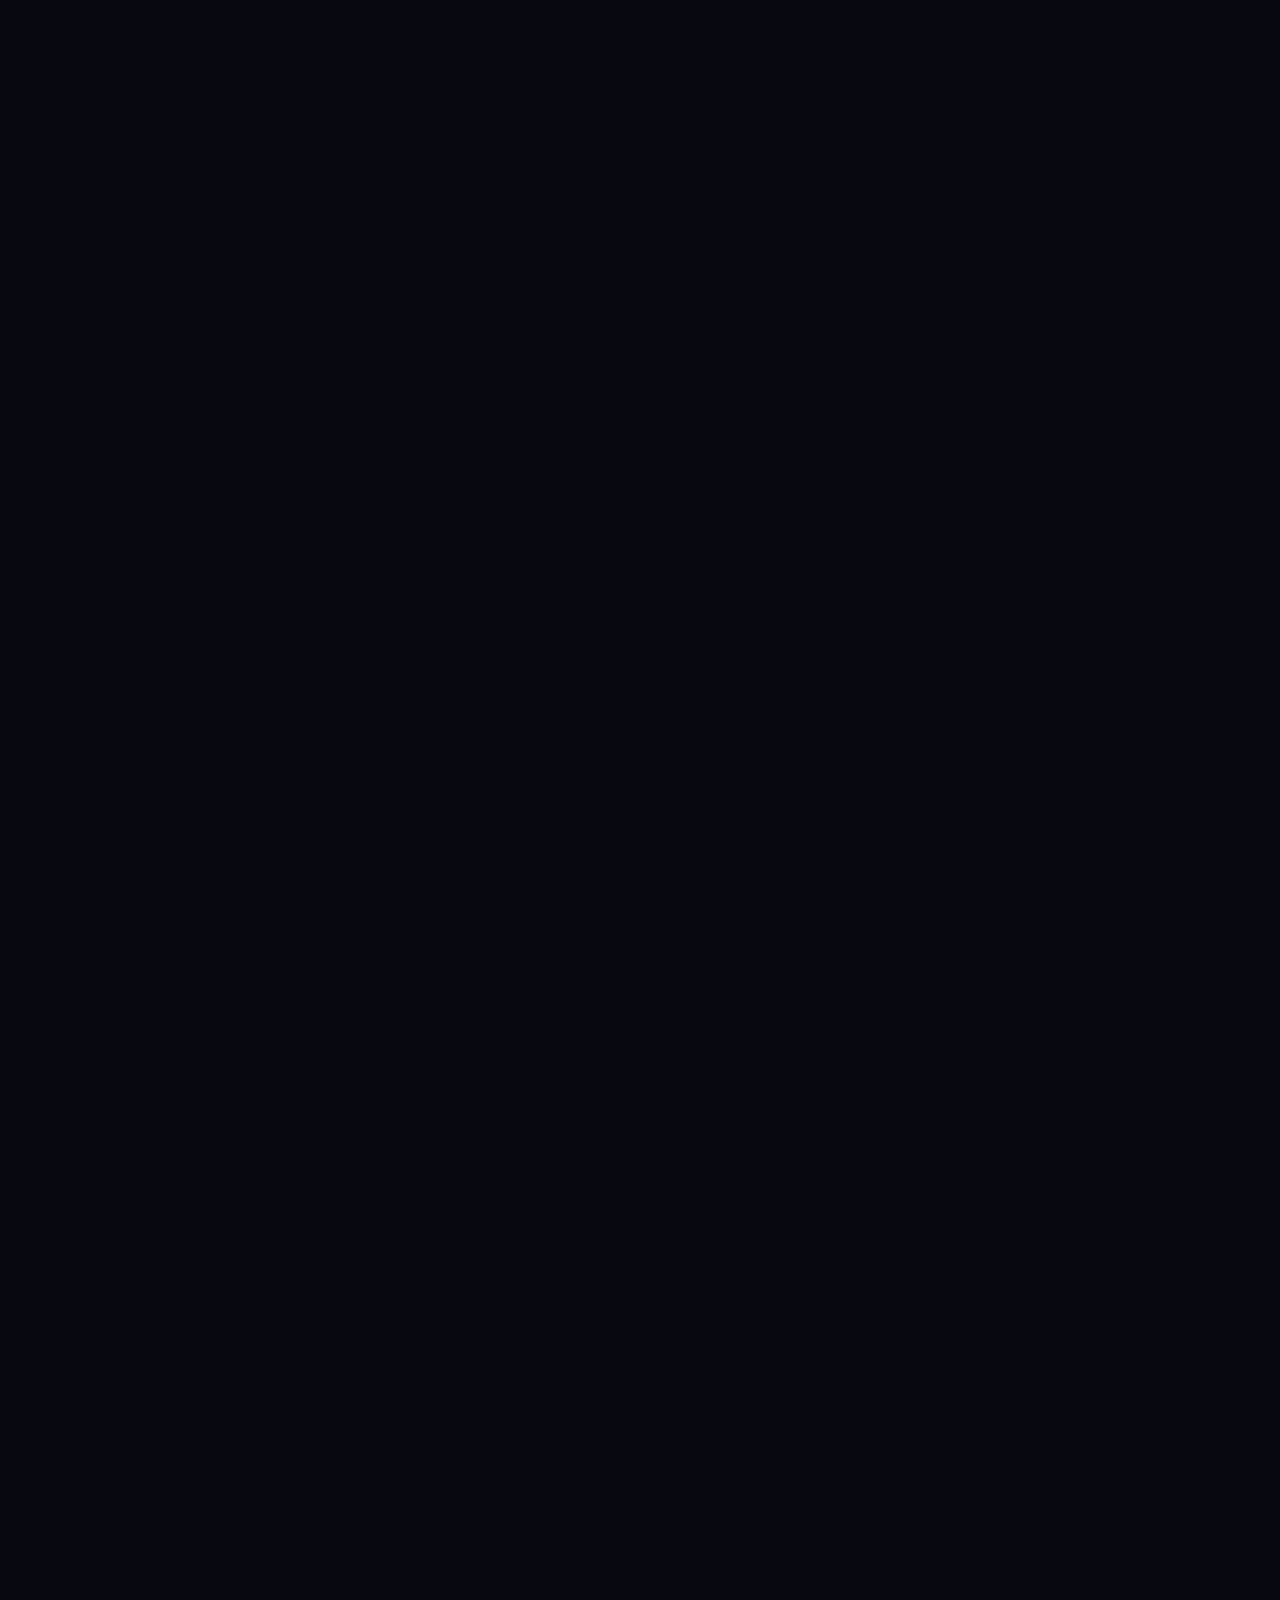
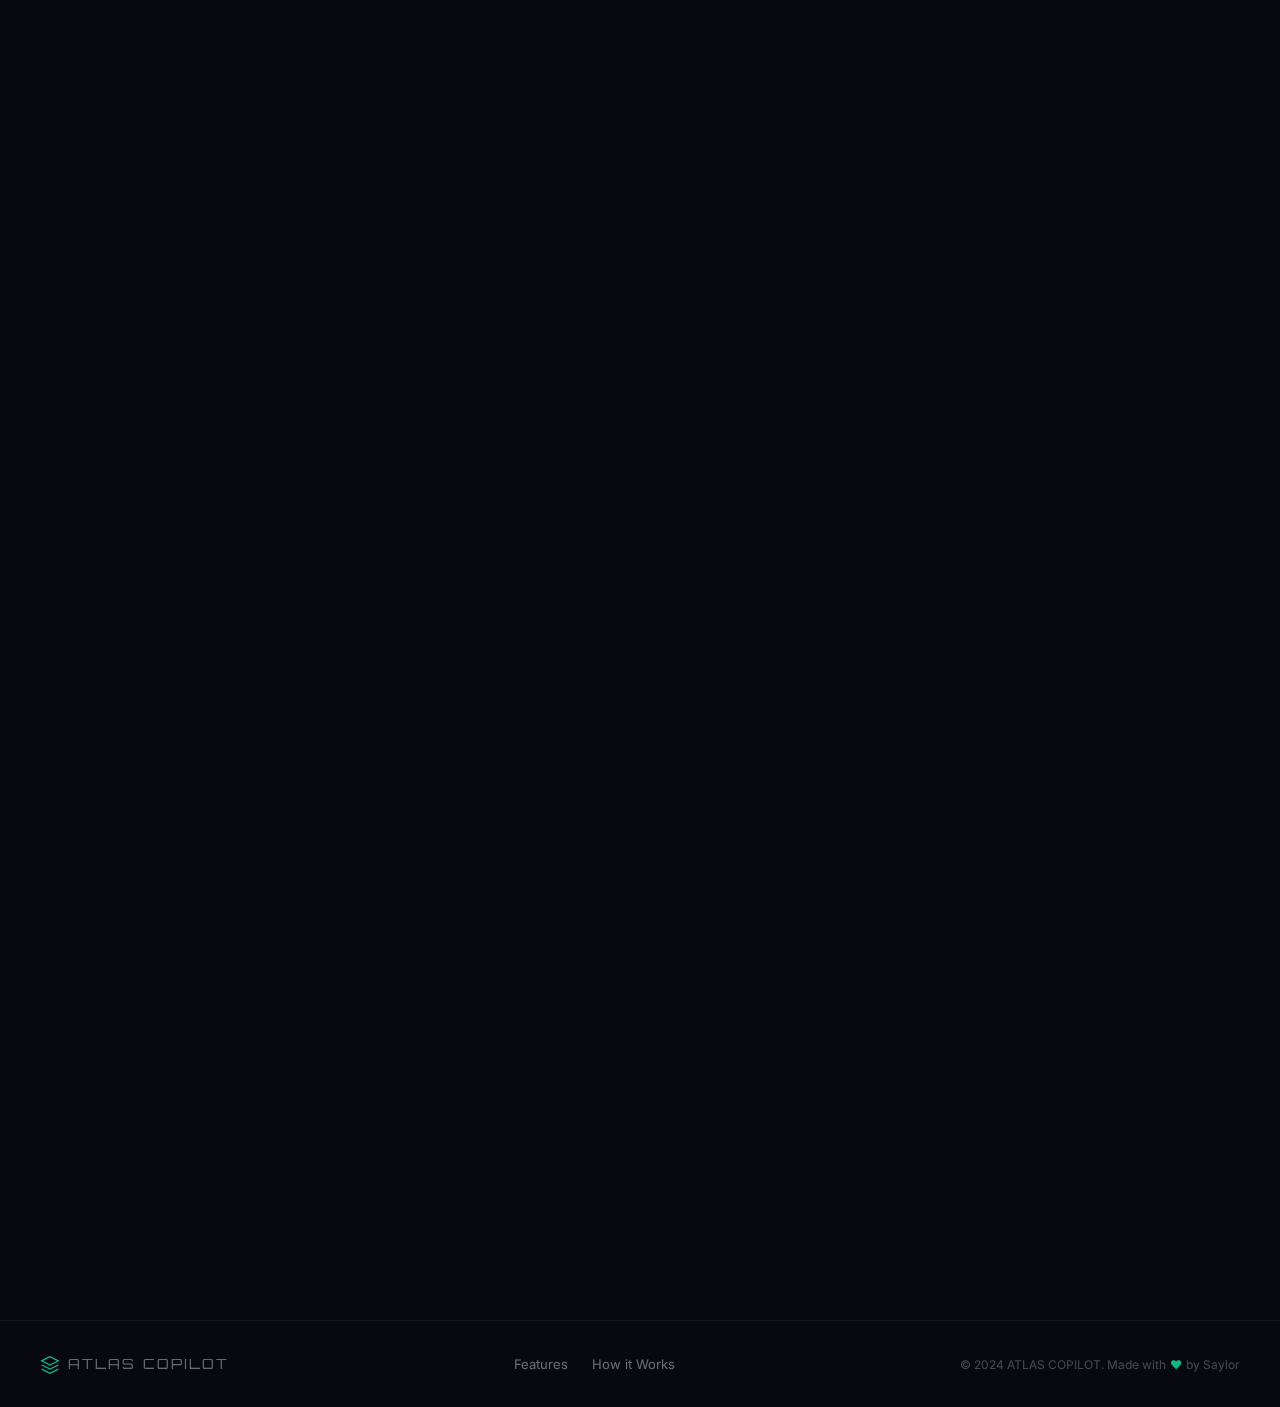
<file: en/index.html>
<!DOCTYPE html>
<html lang="en">

<head>
  <!-- Google tag (gtag.js) -->
  <script async src="https://www.googletagmanager.com/gtag/js?id=G-X1QGDMKMTT"></script>
  <script>
    window.dataLayer = window.dataLayer || [];
    function gtag() { dataLayer.push(arguments); }
    gtag('js', new Date());
    gtag('config', 'G-X1QGDMKMTT');
    gtag('config', 'AW-975619354');
  </script>

  <meta charset="UTF-8">
  <meta name="viewport" content="width=device-width, initial-scale=1.0">
  <meta name="description"
    content="ATLAS COPILOT - Your WhatsApp copilot. Never lose important information again. Context, monitoring and automatic insights for WhatsApp power users.">
  <meta name="keywords"
    content="ATLAS, WhatsApp, AI, Copilot, artificial intelligence, conversation analysis, productivity, organization, insights">
  <meta name="author" content="Saylor Gabriel">
  <meta name="robots" content="index, follow">
  <link rel="canonical" href="https://saylorgabriel.github.io/atlas-lp/en/">

  <!-- Open Graph -->
  <meta property="og:title" content="ATLAS - Your copilot to master WhatsApp chaos">
  <meta property="og:description"
    content="If you're a WhatsApp power user, you know: chaos takes a toll. Atlas will be your copilot. Context, monitoring and automatic insights.">
  <meta property="og:type" content="website">
  <meta property="og:url" content="https://saylorgabriel.github.io/atlas-lp/en/">
  <meta property="og:image" content="https://saylorgabriel.github.io/atlas-lp/og-image.png">
  <meta property="og:image:width" content="1200">
  <meta property="og:image:height" content="630">
  <meta property="og:image:type" content="image/png">
  <meta property="og:site_name" content="ATLAS">
  <meta property="og:locale" content="en_US">

  <!-- Twitter Card -->
  <meta name="twitter:card" content="summary_large_image">
  <meta name="twitter:title" content="ATLAS - Your AI copilot to master WhatsApp chaos">
  <meta name="twitter:description"
    content="If you're a WhatsApp power user, you know: chaos takes a toll. Atlas will be your copilot.">
  <meta name="twitter:image" content="https://saylorgabriel.github.io/atlas-lp/og-image.png">
  <meta name="twitter:creator" content="@sabordobrasil">

  <!-- LLMs.txt for AI discovery -->
  <link rel="alternate" type="text/plain" href="/llms.txt" title="LLM Information">

  <title>ATLAS - WhatsApp AI Copilot</title>

  <!-- Favicon -->
  <link rel="icon" type="image/svg+xml"
    href="data:image/svg+xml,%3Csvg xmlns='http://www.w3.org/2000/svg' viewBox='0 0 32 32'%3E%3Crect width='32' height='32' rx='6' fill='%23080810'/%3E%3Cpath d='M8 8L24 24M24 8L8 24' stroke='%2310b981' stroke-width='3' stroke-linecap='round'/%3E%3C/svg%3E">

  <!-- Fonts -->
  <link rel="preconnect" href="https://fonts.googleapis.com">
  <link rel="preconnect" href="https://fonts.gstatic.com" crossorigin>
  <link
    href="https://fonts.googleapis.com/css2?family=Inter:wght@300;400;500&family=Orbitron:wght@400;500;600&display=swap"
    rel="stylesheet">

  <!-- Styles -->
  <link rel="stylesheet" href="../styles.css">
</head>

<body>
  <!-- Noise Overlay -->
  <div class="noise"></div>

  <!-- Gradient Background -->
  <div class="gradient-bg"></div>

  <!-- Cursor Glow (desktop only) -->
  <div class="cursor-glow" id="cursorGlow"></div>

  <!-- Navigation -->
  <nav class="nav">
    <div class="nav-brand">
      <span class="brand-icon">
        <svg viewBox="0 0 24 24" fill="none" stroke="currentColor" stroke-width="1.5">
          <path d="M12 2L2 7l10 5 10-5-10-5z" />
          <path d="M2 17l10 5 10-5" />
          <path d="M2 12l10 5 10-5" />
        </svg>
      </span>
      <span class="brand-text">ATLAS COPILOT</span>
    </div>
    <div class="nav-links">
      <a href="#features" class="nav-link">Features</a>
      <a href="#how-it-works" class="nav-link">How it Works</a>
      <a href="#use-cases" class="nav-link">For Whom</a>
    </div>
    <div class="nav-right">
      <div class="language-selector">
        <button class="lang-btn" aria-label="Select language">
          <svg viewBox="0 0 24 24" fill="none" stroke="currentColor" stroke-width="1.5">
            <circle cx="12" cy="12" r="10"/>
            <path d="M2 12h20M12 2a15.3 15.3 0 0 1 4 10 15.3 15.3 0 0 1-4 10 15.3 15.3 0 0 1-4-10 15.3 15.3 0 0 1 4-10z"/>
          </svg>
          <span>EN</span>
        </button>
        <div class="lang-dropdown">
          <a href="../" class="lang-option">
            <span class="lang-flag">PT</span>
            <span>Portugues</span>
          </a>
          <a href="./" class="lang-option active">
            <span class="lang-flag">EN</span>
            <span>English</span>
          </a>
          <a href="../es/" class="lang-option">
            <span class="lang-flag">ES</span>
            <span>Espanol</span>
          </a>
        </div>
      </div>
      <a href="#cta" class="nav-cta">
        <span>Get Started</span>
        <svg viewBox="0 0 24 24" fill="none" stroke="currentColor" stroke-width="2">
          <path d="M5 12h14M12 5l7 7-7 7" />
        </svg>
      </a>
    </div>
  </nav>

  <!-- Main Content -->
  <main class="main">

    <!-- Hero Section -->
    <section class="hero" id="hero">
      <div class="hero-content">
        <div class="hero-badge">
          <span class="badge-dot"></span>
          <span>Early access in January</span>
        </div>

        <h1 class="hero-title">
          <span class="title-line">Chaos</span>
          <span class="title-line accent">takes a toll.</span>
          <span class="title-line">Atlas is your copilot.</span>
        </h1>

        <p class="hero-description">
          If you're a WhatsApp power user, you know how it feels to lose important
          information among hundreds of messages. Atlas brings context,
          monitoring and automatic insights to your conversations.
        </p>

        <div class="hero-actions">
          <a href="#cta" class="btn-primary">
            <span>I want early access</span>
            <svg viewBox="0 0 24 24" fill="none" stroke="currentColor" stroke-width="2">
              <path d="M5 12h14M12 5l7 7-7 7" />
            </svg>
          </a>
          <a href="#how-it-works" class="btn-secondary">
            <span>See how it works</span>
          </a>
        </div>

        <div class="hero-stats">
          <div class="stat">
            <span class="stat-value">Context</span>
            <span class="stat-label">Always available</span>
          </div>
          <div class="stat-divider"></div>
          <div class="stat">
            <span class="stat-value">Insights</span>
            <span class="stat-label">Automatic</span>
          </div>
          <div class="stat-divider"></div>
          <div class="stat">
            <span class="stat-value">Zero</span>
            <span class="stat-label">Manual effort</span>
          </div>
        </div>
      </div>

      <div class="hero-visual">
        <div class="terminal">
          <div class="terminal-header">
            <div class="terminal-dots">
              <span></span><span></span><span></span>
            </div>
            <span class="terminal-title">WhatsApp</span>
          </div>
          <div class="terminal-body">
            <div class="message incoming">
              <span class="message-author">John</span>
              <span class="message-text">Atlas: summary of the last 50 messages</span>
              <span class="message-time">14:32</span>
            </div>
            <div class="message outgoing typing" id="atlasResponse">
              <span class="message-author">ATLAS COPILOT</span>
              <span class="message-text">
                <span class="typing-indicator">
                  <span></span><span></span><span></span>
                </span>
              </span>
            </div>
          </div>
        </div>

        <!-- Floating Elements -->
        <div class="floating-card fc-1">
          <svg viewBox="0 0 24 24" fill="none" stroke="currentColor" stroke-width="1.5">
            <path
              d="M9.663 17h4.673M12 3v1m6.364 1.636l-.707.707M21 12h-1M4 12H3m3.343-5.657l-.707-.707m2.828 9.9a5 5 0 117.072 0l-.548.547A3.374 3.374 0 0014 18.469V19a2 2 0 11-4 0v-.531c0-.895-.356-1.754-.988-2.386l-.548-.547z" />
          </svg>
          <span>Insights</span>
        </div>

        <div class="floating-card fc-2">
          <svg viewBox="0 0 24 24" fill="none" stroke="currentColor" stroke-width="1.5">
            <path d="M13 10V3L4 14h7v7l9-11h-7z" />
          </svg>
          <span>Instant</span>
        </div>

        <div class="floating-card fc-3">
          <svg viewBox="0 0 24 24" fill="none" stroke="currentColor" stroke-width="1.5">
            <path
              d="M9 12l2 2 4-4m5.618-4.016A11.955 11.955 0 0112 2.944a11.955 11.955 0 01-8.618 3.04A12.02 12.02 0 003 9c0 5.591 3.824 10.29 9 11.622 5.176-1.332 9-6.03 9-11.622 0-1.042-.133-2.052-.382-3.016z" />
          </svg>
          <span>Private</span>
        </div>
      </div>
    </section>

    <!-- Features Section -->
    <section class="features" id="features">
      <div class="section-header">
        <span class="section-tag">01 / What it does for you</span>
        <h2 class="section-title">Stop losing information</h2>
        <p class="section-description">
          Everything you need to master the chaos
          of your WhatsApp conversations.
        </p>
      </div>

      <div class="features-grid">
        <div class="feature-card" data-feature="1">
          <div class="feature-icon">
            <svg viewBox="0 0 24 24" fill="none" stroke="currentColor" stroke-width="1.5">
              <path
                d="M8 12h.01M12 12h.01M16 12h.01M21 12c0 4.418-4.03 8-9 8a9.863 9.863 0 01-4.255-.949L3 20l1.395-3.72C3.512 15.042 3 13.574 3 12c0-4.418 4.03-8 9-8s9 3.582 9 8z" />
            </svg>
          </div>
          <h3 class="feature-title">Ask anything</h3>
          <p class="feature-description">
            "What did we agree about the project?" - Atlas searches and summarizes
            everything that was said, without you scrolling through 500 messages.
          </p>
          <div class="feature-tag">Effortless</div>
        </div>

        <div class="feature-card" data-feature="2">
          <div class="feature-icon">
            <svg viewBox="0 0 24 24" fill="none" stroke="currentColor" stroke-width="1.5">
              <path d="M21 21l-6-6m2-5a7 7 0 11-14 0 7 7 0 0114 0z" />
            </svg>
          </div>
          <h3 class="feature-title">Find anything</h3>
          <p class="feature-description">
            That link someone sent last week? The restaurant name?
            Atlas finds in seconds what would take you hours.
          </p>
          <div class="feature-tag">Instant</div>
        </div>

        <div class="feature-card" data-feature="3">
          <div class="feature-icon">
            <svg viewBox="0 0 24 24" fill="none" stroke="currentColor" stroke-width="1.5">
              <path
                d="M9.663 17h4.673M12 3v1m6.364 1.636l-.707.707M21 12h-1M4 12H3m3.343-5.657l-.707-.707m2.828 9.9a5 5 0 117.072 0l-.548.547A3.374 3.374 0 0014 18.469V19a2 2 0 11-4 0v-.531c0-.895-.356-1.754-.988-2.386l-.548-.547z" />
            </svg>
          </div>
          <h3 class="feature-title">Automatic summaries</h3>
          <p class="feature-description">
            Were you offline? Atlas gives you a summary of what happened.
            Never enter a conversation lost again.
          </p>
          <div class="feature-tag">Always updated</div>
        </div>

        <div class="feature-card" data-feature="4">
          <div class="feature-icon">
            <svg viewBox="0 0 24 24" fill="none" stroke="currentColor" stroke-width="1.5">
              <path
                d="M19 11a7 7 0 01-7 7m0 0a7 7 0 01-7-7m7 7v4m0 0H8m4 0h4m-4-8a3 3 0 01-3-3V5a3 3 0 116 0v6a3 3 0 01-3 3z" />
            </svg>
          </div>
          <h3 class="feature-title">Audio to text</h3>
          <p class="feature-description">
            No time to listen to a 3-minute audio? Atlas transcribes
            automatically and you read it in 10 seconds.
          </p>
          <div class="feature-tag">Saves time</div>
        </div>

        <div class="feature-card" data-feature="5">
          <div class="feature-icon">
            <svg viewBox="0 0 24 24" fill="none" stroke="currentColor" stroke-width="1.5">
              <path
                d="M9 5H7a2 2 0 00-2 2v12a2 2 0 002 2h10a2 2 0 002-2V7a2 2 0 00-2-2h-2M9 5a2 2 0 002 2h2a2 2 0 002-2M9 5a2 2 0 012-2h2a2 2 0 012 2m-6 9l2 2 4-4" />
            </svg>
          </div>
          <h3 class="feature-title">Tasks and agreements</h3>
          <p class="feature-description">
            Atlas automatically identifies what you promised to do
            and what's pending. Stop forgetting commitments.
          </p>
          <div class="feature-tag">Never forgets</div>
        </div>

        <div class="feature-card" data-feature="6">
          <div class="feature-icon">
            <svg viewBox="0 0 24 24" fill="none" stroke="currentColor" stroke-width="1.5">
              <path
                d="M15 17h5l-1.405-1.405A2.032 2.032 0 0118 14.158V11a6.002 6.002 0 00-4-5.659V5a2 2 0 10-4 0v.341C7.67 6.165 6 8.388 6 11v3.159c0 .538-.214 1.055-.595 1.436L4 17h5m6 0v1a3 3 0 11-6 0v-1m6 0H9" />
            </svg>
          </div>
          <h3 class="feature-title">Important alerts</h3>
          <p class="feature-description">
            Did they mention your name? Talked about a deadline? Atlas notifies you
            of what matters, even in noisy groups.
          </p>
          <div class="feature-tag">Focus on what matters</div>
        </div>
      </div>
    </section>

    <!-- How It Works Section -->
    <section class="how-it-works" id="how-it-works">
      <div class="section-header">
        <span class="section-tag">02 / Simple as that</span>
        <h2 class="section-title">How It Works</h2>
        <p class="section-description">
          You ask, Atlas answers. No complications.
        </p>
      </div>

      <div class="workflow">
        <div class="workflow-step" data-step="1">
          <div class="step-number">01</div>
          <div class="step-content">
            <h3>Ask on WhatsApp</h3>
            <p>Type "Atlas:" and ask your question in any conversation. Individual or group.</p>
          </div>
          <div class="step-visual">
            <code>Atlas: what did we agree yesterday?</code>
          </div>
        </div>

        <div class="workflow-connector">
          <svg viewBox="0 0 24 24" fill="none" stroke="currentColor" stroke-width="1.5">
            <path d="M19 14l-7 7m0 0l-7-7m7 7V3" />
          </svg>
        </div>

        <div class="workflow-step" data-step="2">
          <div class="step-number">02</div>
          <div class="step-content">
            <h3>Atlas fetches the context</h3>
            <p>It reads and understands all relevant messages, even from weeks ago.</p>
          </div>
          <div class="step-visual">
            <div class="processing-animation">
              <span class="proc-dot"></span>
              <span class="proc-dot"></span>
              <span class="proc-dot"></span>
            </div>
          </div>
        </div>

        <div class="workflow-connector">
          <svg viewBox="0 0 24 24" fill="none" stroke="currentColor" stroke-width="1.5">
            <path d="M19 14l-7 7m0 0l-7-7m7 7V3" />
          </svg>
        </div>

        <div class="workflow-step" data-step="3">
          <div class="step-number">03</div>
          <div class="step-content">
            <h3>Get the answer</h3>
            <p>In seconds you have a clear summary of what you need to know.</p>
          </div>
          <div class="step-visual">
            <span class="response-badge">ATLAS</span>
          </div>
        </div>
      </div>

      <!-- Command Examples -->
      <div class="commands-showcase">
        <h4 class="commands-title">Try asking</h4>
        <div class="commands-grid">
          <div class="command-card">
            <span class="command-category">Summary</span>
            <code>Atlas: what did I miss today?</code>
          </div>
          <div class="command-card">
            <span class="command-category">Search</span>
            <code>Atlas: where's that link?</code>
          </div>
          <div class="command-card">
            <span class="command-category">Context</span>
            <code>Atlas: what did we agree about the meeting?</code>
          </div>
          <div class="command-card">
            <span class="command-category">Tasks</span>
            <code>Atlas: what's still pending?</code>
          </div>
        </div>
      </div>
    </section>

    <!-- Kanban Section -->
    <section class="kanban-section" id="kanban">
      <div class="section-header">
        <span class="section-tag">03 / Automatic Tasks</span>
        <h2 class="section-title">Your tasks organized automatically</h2>
        <p class="section-description">
          Atlas extracts commitments and tasks from conversations and organizes
          them in a visual Kanban. Zero manual effort.
        </p>
      </div>

      <div class="kanban-container">
        <div class="kanban-board">
          <!-- Column: To Do -->
          <div class="kanban-column" data-status="todo">
            <div class="kanban-column-header">
              <span class="column-dot todo"></span>
              <h4>To Do</h4>
              <span class="column-count">3</span>
            </div>
            <div class="kanban-cards">
              <div class="kanban-card" data-delay="1">
                <div class="card-source">
                  <svg viewBox="0 0 24 24" fill="none" stroke="currentColor" stroke-width="1.5">
                    <path
                      d="M8 12h.01M12 12h.01M16 12h.01M21 12c0 4.418-4.03 8-9 8a9.863 9.863 0 01-4.255-.949L3 20l1.395-3.72C3.512 15.042 3 13.574 3 12c0-4.418 4.03-8 9-8s9 3.582 9 8z" />
                  </svg>
                  <span>Group: Project Alpha</span>
                </div>
                <p class="card-task">Send revised proposal to the client</p>
                <div class="card-meta">
                  <span class="card-assignee">@you</span>
                  <span class="card-date">Today</span>
                </div>
              </div>

              <div class="kanban-card" data-delay="2">
                <div class="card-source">
                  <svg viewBox="0 0 24 24" fill="none" stroke="currentColor" stroke-width="1.5">
                    <path
                      d="M8 12h.01M12 12h.01M16 12h.01M21 12c0 4.418-4.03 8-9 8a9.863 9.863 0 01-4.255-.949L3 20l1.395-3.72C3.512 15.042 3 13.574 3 12c0-4.418 4.03-8 9-8s9 3.582 9 8z" />
                  </svg>
                  <span>Maria (private)</span>
                </div>
                <p class="card-task">Confirm Friday meeting time</p>
                <div class="card-meta">
                  <span class="card-assignee">@you</span>
                  <span class="card-date">Tomorrow</span>
                </div>
              </div>

              <div class="kanban-card" data-delay="3">
                <div class="card-source">
                  <svg viewBox="0 0 24 24" fill="none" stroke="currentColor" stroke-width="1.5">
                    <path
                      d="M8 12h.01M12 12h.01M16 12h.01M21 12c0 4.418-4.03 8-9 8a9.863 9.863 0 01-4.255-.949L3 20l1.395-3.72C3.512 15.042 3 13.574 3 12c0-4.418 4.03-8 9-8s9 3.582 9 8z" />
                  </svg>
                  <span>Group: Dev Team</span>
                </div>
                <p class="card-task">Review John's PR #234</p>
                <div class="card-meta">
                  <span class="card-assignee">@you</span>
                  <span class="card-date">Wednesday</span>
                </div>
              </div>
            </div>
          </div>

          <!-- Column: In Progress -->
          <div class="kanban-column" data-status="progress">
            <div class="kanban-column-header">
              <span class="column-dot progress"></span>
              <h4>In Progress</h4>
              <span class="column-count">2</span>
            </div>
            <div class="kanban-cards">
              <div class="kanban-card" data-delay="4">
                <div class="card-source">
                  <svg viewBox="0 0 24 24" fill="none" stroke="currentColor" stroke-width="1.5">
                    <path
                      d="M8 12h.01M12 12h.01M16 12h.01M21 12c0 4.418-4.03 8-9 8a9.863 9.863 0 01-4.255-.949L3 20l1.395-3.72C3.512 15.042 3 13.574 3 12c0-4.418 4.03-8 9-8s9 3.582 9 8z" />
                  </svg>
                  <span>Group: Project Alpha</span>
                </div>
                <p class="card-task">Prepare presentation for investors</p>
                <div class="card-meta">
                  <span class="card-assignee">@you</span>
                  <span class="card-date">In progress</span>
                </div>
              </div>

              <div class="kanban-card" data-delay="5">
                <div class="card-source">
                  <svg viewBox="0 0 24 24" fill="none" stroke="currentColor" stroke-width="1.5">
                    <path
                      d="M8 12h.01M12 12h.01M16 12h.01M21 12c0 4.418-4.03 8-9 8a9.863 9.863 0 01-4.255-.949L3 20l1.395-3.72C3.512 15.042 3 13.574 3 12c0-4.418 4.03-8 9-8s9 3.582 9 8z" />
                  </svg>
                  <span>Peter (private)</span>
                </div>
                <p class="card-task">Update specification document</p>
                <div class="card-meta">
                  <span class="card-assignee">@you</span>
                  <span class="card-date">In progress</span>
                </div>
              </div>
            </div>
          </div>

          <!-- Column: Done -->
          <div class="kanban-column" data-status="done">
            <div class="kanban-column-header">
              <span class="column-dot done"></span>
              <h4>Done</h4>
              <span class="column-count">2</span>
            </div>
            <div class="kanban-cards">
              <div class="kanban-card completed" data-delay="6">
                <div class="card-source">
                  <svg viewBox="0 0 24 24" fill="none" stroke="currentColor" stroke-width="1.5">
                    <path
                      d="M8 12h.01M12 12h.01M16 12h.01M21 12c0 4.418-4.03 8-9 8a9.863 9.863 0 01-4.255-.949L3 20l1.395-3.72C3.512 15.042 3 13.574 3 12c0-4.418 4.03-8 9-8s9 3.582 9 8z" />
                  </svg>
                  <span>Group: Dev Team</span>
                </div>
                <p class="card-task">Merge feature/auth branch</p>
                <div class="card-meta">
                  <span class="card-assignee">@you</span>
                  <span class="card-date">Yesterday</span>
                </div>
              </div>

              <div class="kanban-card completed" data-delay="7">
                <div class="card-source">
                  <svg viewBox="0 0 24 24" fill="none" stroke="currentColor" stroke-width="1.5">
                    <path
                      d="M8 12h.01M12 12h.01M16 12h.01M21 12c0 4.418-4.03 8-9 8a9.863 9.863 0 01-4.255-.949L3 20l1.395-3.72C3.512 15.042 3 13.574 3 12c0-4.418 4.03-8 9-8s9 3.582 9 8z" />
                  </svg>
                  <span>Anna (private)</span>
                </div>
                <p class="card-task">Reply partnership email</p>
                <div class="card-meta">
                  <span class="card-assignee">@you</span>
                  <span class="card-date">Monday</span>
                </div>
              </div>
            </div>
          </div>
        </div>

        <!-- Auto-generation indicator -->
        <div class="kanban-auto-badge">
          <div class="auto-badge-icon">
            <svg viewBox="0 0 24 24" fill="none" stroke="currentColor" stroke-width="1.5">
              <path d="M13 10V3L4 14h7v7l9-11h-7z" />
            </svg>
          </div>
          <span>Tasks automatically extracted from your conversations</span>
        </div>
      </div>
    </section>

    <!-- Use Cases Section -->
    <section class="use-cases" id="use-cases">
      <div class="section-header">
        <span class="section-tag">04 / For whom</span>
        <h2 class="section-title">If this sounds familiar, Atlas is for you</h2>
      </div>

      <div class="use-cases-grid">
        <div class="use-case-card">
          <div class="use-case-icon">
            <svg viewBox="0 0 24 24" fill="none" stroke="currentColor" stroke-width="1.5">
              <path
                d="M17 20h5v-2a3 3 0 00-5.356-1.857M17 20H7m10 0v-2c0-.656-.126-1.283-.356-1.857M7 20H2v-2a3 3 0 015.356-1.857M7 20v-2c0-.656.126-1.283.356-1.857m0 0a5.002 5.002 0 019.288 0M15 7a3 3 0 11-6 0 3 3 0 016 0zm6 3a2 2 0 11-4 0 2 2 0 014 0zM7 10a2 2 0 11-4 0 2 2 0 014 0z" />
            </svg>
          </div>
          <h3>Too many groups, not enough time</h3>
          <p>You manage active groups and have missed important decisions buried in 200 messages.</p>
        </div>

        <div class="use-case-card">
          <div class="use-case-icon">
            <svg viewBox="0 0 24 24" fill="none" stroke="currentColor" stroke-width="1.5">
              <path d="M21 21l-6-6m2-5a7 7 0 11-14 0 7 7 0 0114 0z" />
            </svg>
          </div>
          <h3>Where's that information?</h3>
          <p>You know someone sent it, but can't remember who, when, or in which group. And you need it now.</p>
        </div>

        <div class="use-case-card">
          <div class="use-case-icon">
            <svg viewBox="0 0 24 24" fill="none" stroke="currentColor" stroke-width="1.5">
              <path d="M12 8v4l3 3m6-3a9 9 0 11-18 0 9 9 0 0118 0z" />
            </svg>
          </div>
          <h3>Went offline and missed everything</h3>
          <p>Came back from a meeting with 500 unread messages and zero patience to read them one by one.</p>
        </div>

        <div class="use-case-card">
          <div class="use-case-icon">
            <svg viewBox="0 0 24 24" fill="none" stroke="currentColor" stroke-width="1.5">
              <path
                d="M9 5H7a2 2 0 00-2 2v12a2 2 0 002 2h10a2 2 0 002-2V7a2 2 0 00-2-2h-2M9 5a2 2 0 002 2h2a2 2 0 002-2M9 5a2 2 0 012-2h2a2 2 0 012 2" />
            </svg>
          </div>
          <h3>Promises that vanish</h3>
          <p>Someone promised to do something, you forgot, and now you don't even know how to follow up.</p>
        </div>
      </div>
    </section>

  </main>

  <!-- Footer -->
  <footer class="footer">
    <div class="footer-content">
      <div class="footer-brand">
        <span class="brand-icon">
          <svg viewBox="0 0 24 24" fill="none" stroke="currentColor" stroke-width="1.5">
            <path d="M12 2L2 7l10 5 10-5-10-5z" />
            <path d="M2 17l10 5 10-5" />
            <path d="M2 12l10 5 10-5" />
          </svg>
        </span>
        <span>ATLAS COPILOT</span>
      </div>

      <div class="footer-links">
        <a href="#features">Features</a>
        <a href="#how-it-works">How it Works</a>
      </div>

      <div class="footer-copy">
        <span>&copy; 2024 ATLAS COPILOT. Made with</span>
        <span class="heart">&hearts;</span>
        <span>by <a href="https://saylorgabriel.github.io/saylordamasceno/" target="_blank" rel="noopener"
            class="author-link">Saylor</a></span>
      </div>
    </div>
  </footer>

  <!-- Schema.org Structured Data -->
  <script type="application/ld+json">
  {
    "@context": "https://schema.org",
    "@type": "SoftwareApplication",
    "name": "ATLAS",
    "description": "WhatsApp AI Copilot - Contextual intelligence integrated with WhatsApp for conversation analysis and real-time insights.",
    "applicationCategory": "BusinessApplication",
    "operatingSystem": "Cross-platform",
    "offers": {
      "@type": "Offer",
      "price": "0",
      "priceCurrency": "USD"
    },
    "author": {
      "@type": "Person",
      "name": "Saylor Gabriel",
      "url": "https://saylorgabriel.github.io/saylordamasceno/"
    },
    "url": "https://saylorgabriel.github.io/atlas-lp/en/",
    "downloadUrl": "https://github.com/saylorgabriel/jarvisinwhats",
    "softwareVersion": "1.0",
    "keywords": "WhatsApp, AI, Copilot, chatbot, RAG, BM25, embeddings"
  }
  </script>

  <!-- Lead Capture Modal -->
  <div class="modal-overlay" id="leadModal">
    <div class="modal">
      <button class="modal-close" id="modalClose" aria-label="Close">
        <svg viewBox="0 0 24 24" fill="none" stroke="currentColor" stroke-width="2">
          <path d="M18 6L6 18M6 6l12 12" />
        </svg>
      </button>

      <div class="modal-header">
        <div class="modal-icon">
          <svg viewBox="0 0 24 24" fill="none" stroke="currentColor" stroke-width="1.5">
            <path d="M12 2L2 7l10 5 10-5-10-5z" />
            <path d="M2 17l10 5 10-5" />
            <path d="M2 12l10 5 10-5" />
          </svg>
        </div>
        <h2 class="modal-title">Be the first to try it</h2>
        <p class="modal-description">
          ATLAS is not yet publicly available.
          Leave your contact and we'll let you know when it's ready.
        </p>
      </div>

      <form class="modal-form" id="leadForm">
        <div class="form-group">
          <label for="leadEmail">Email *</label>
          <input type="email" id="leadEmail" name="email" placeholder="your@email.com" required autocomplete="email">
        </div>

        <div class="form-group">
          <label for="leadWhatsapp">WhatsApp <span class="optional">(optional)</span></label>
          <input type="tel" id="leadWhatsapp" name="whatsapp" placeholder="+1 (555) 123-4567" autocomplete="tel">
        </div>

        <button type="submit" class="btn-primary modal-submit" id="submitBtn">
          <span>Notify me</span>
          <svg viewBox="0 0 24 24" fill="none" stroke="currentColor" stroke-width="2">
            <path d="M5 12h14M12 5l7 7-7 7" />
          </svg>
        </button>

        <p class="form-disclaimer">
          Your data is safe. No spam, we promise.
        </p>
      </form>

      <div class="modal-success" id="modalSuccess">
        <div class="success-icon">
          <svg viewBox="0 0 24 24" fill="none" stroke="currentColor" stroke-width="2">
            <path d="M20 6L9 17l-5-5" />
          </svg>
        </div>
        <h3>You're on the list!</h3>
        <p>We'll notify you as soon as ATLAS is available.</p>
      </div>
    </div>
  </div>

  <!-- Scripts -->
  <script src="../script.js"></script>
</body>

</html>
</file>
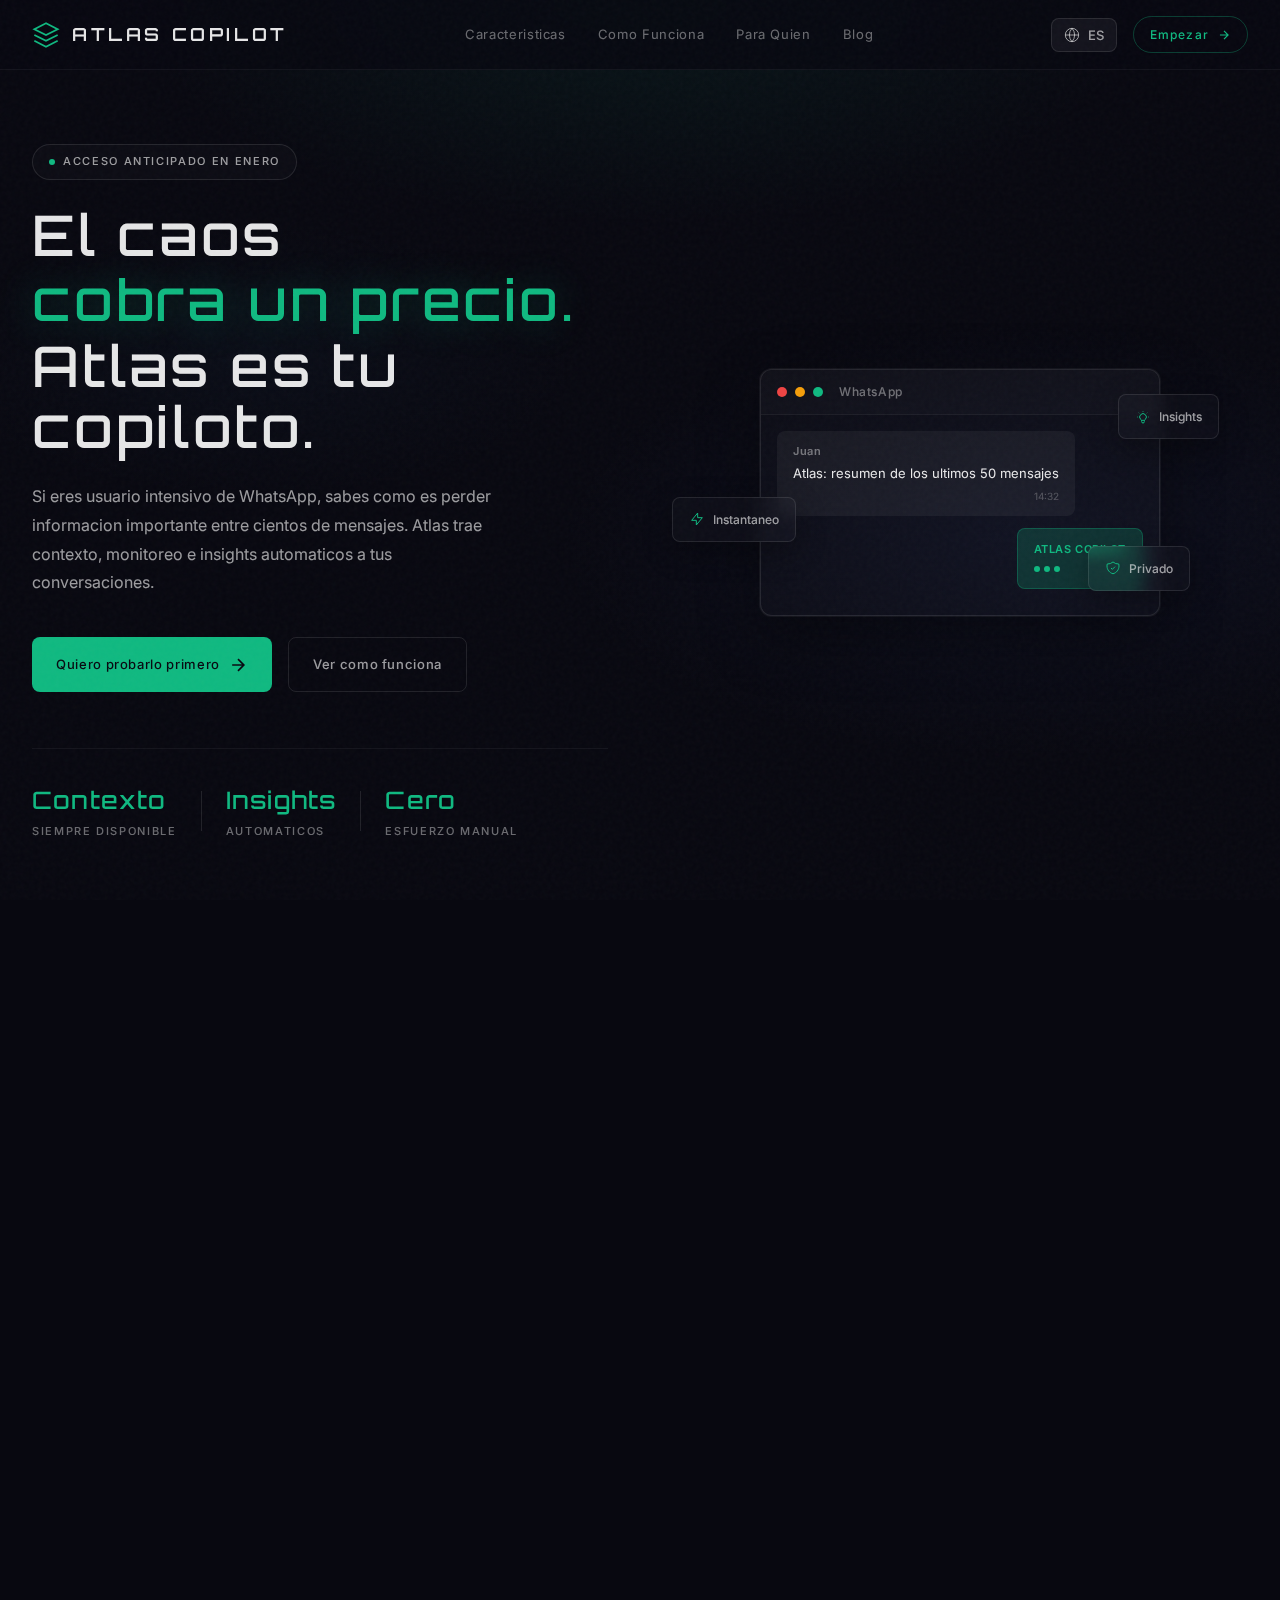
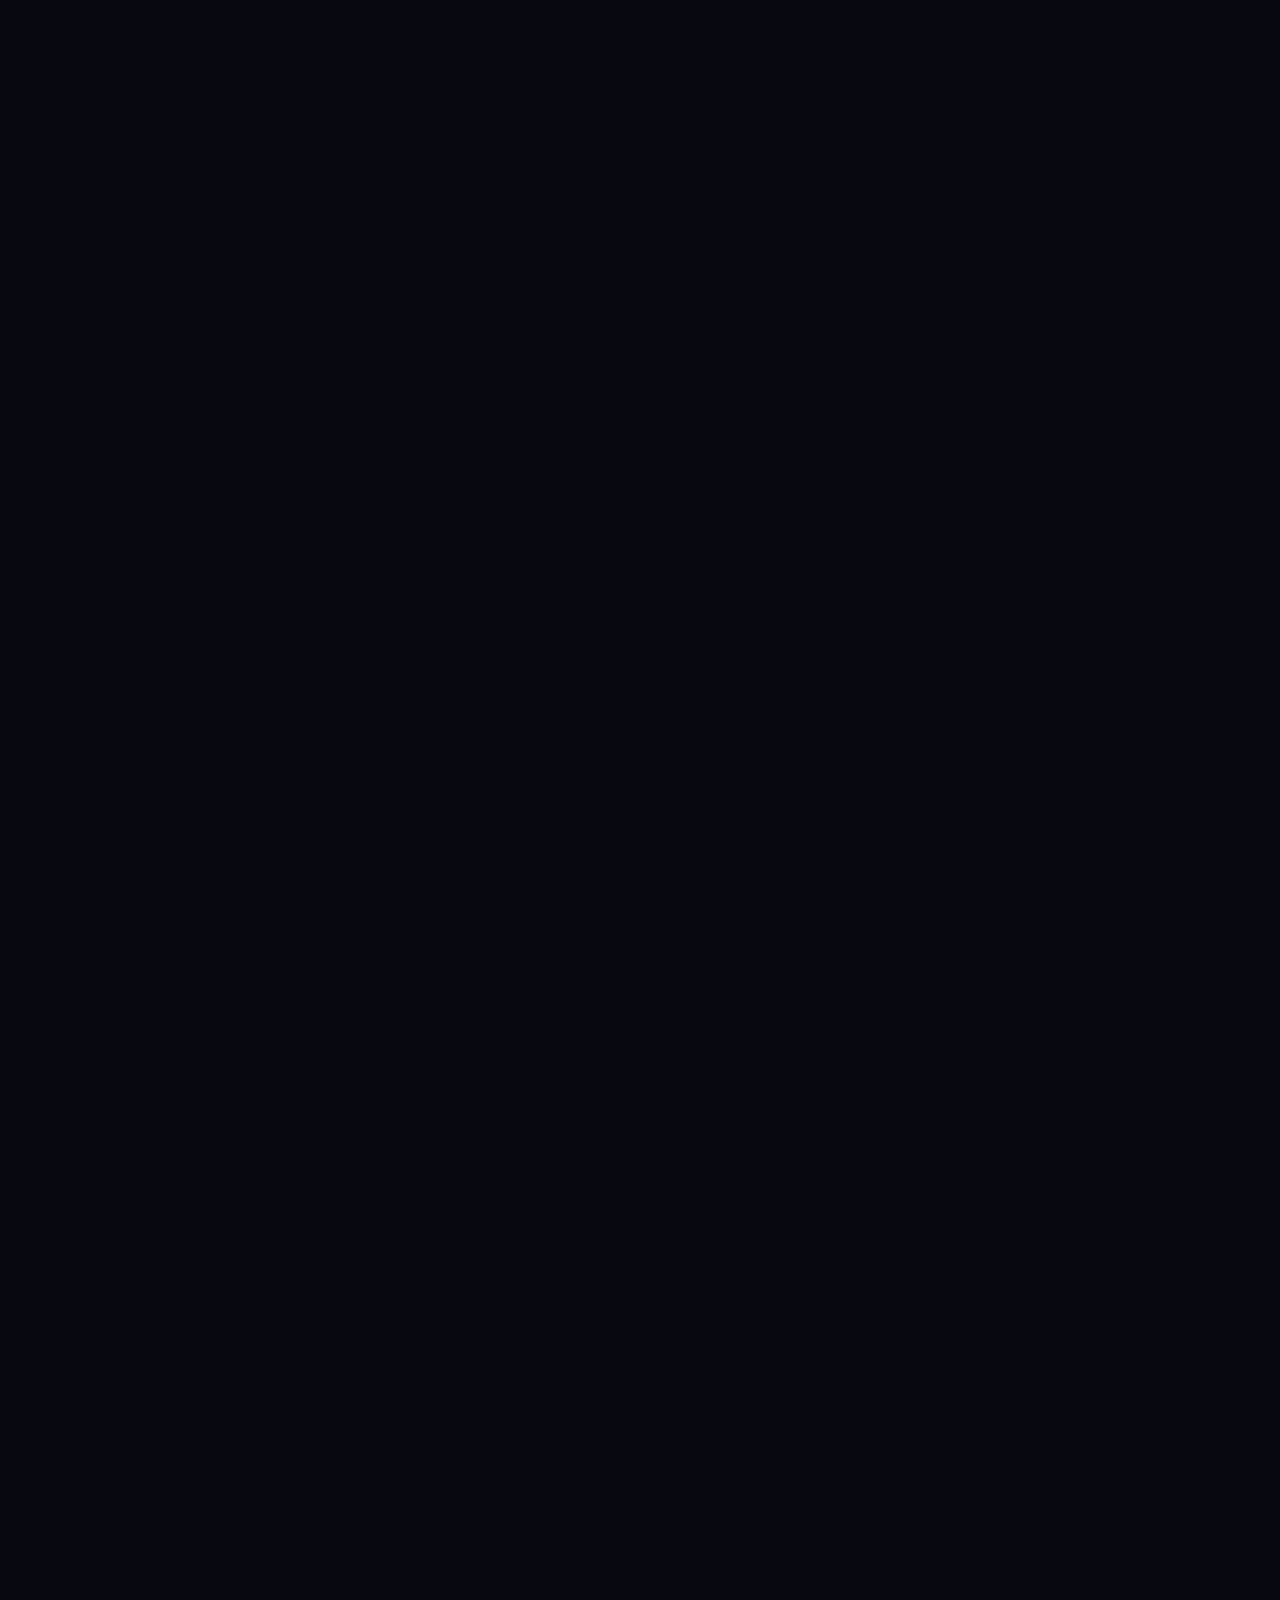
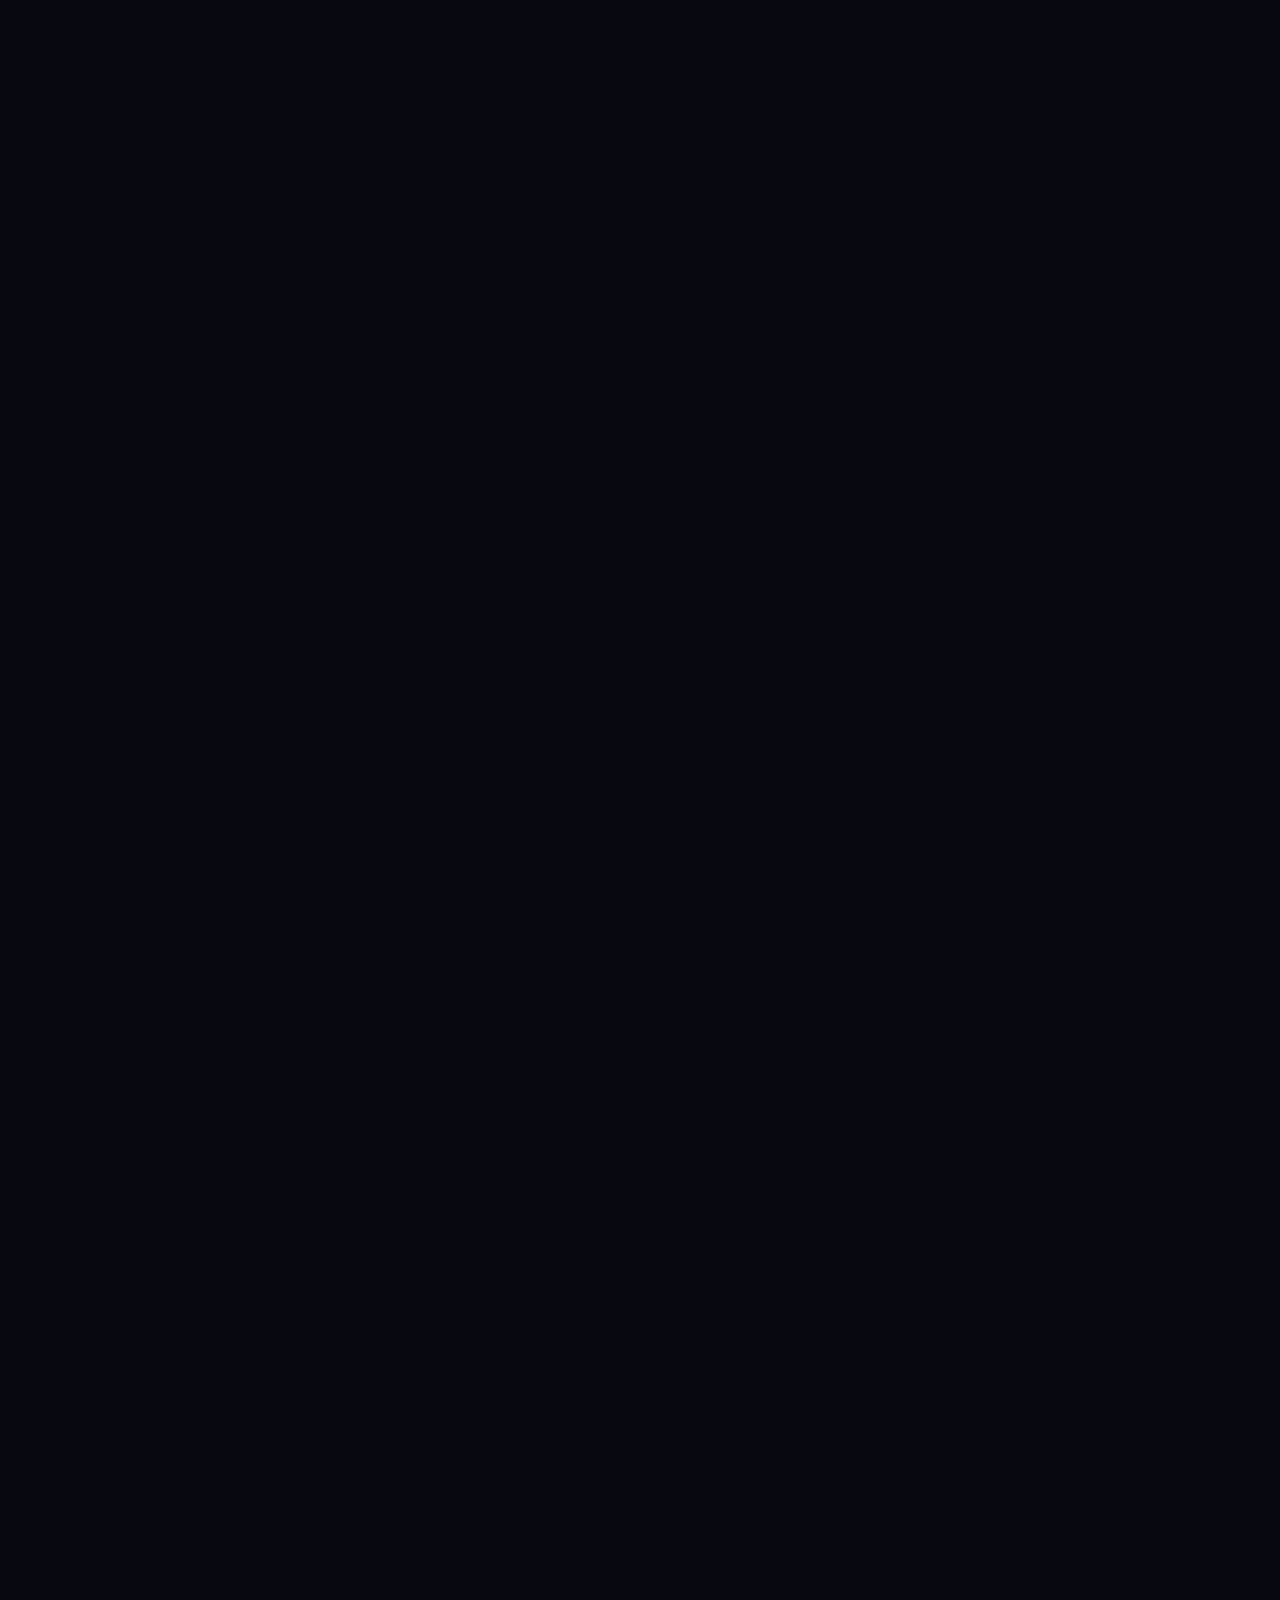
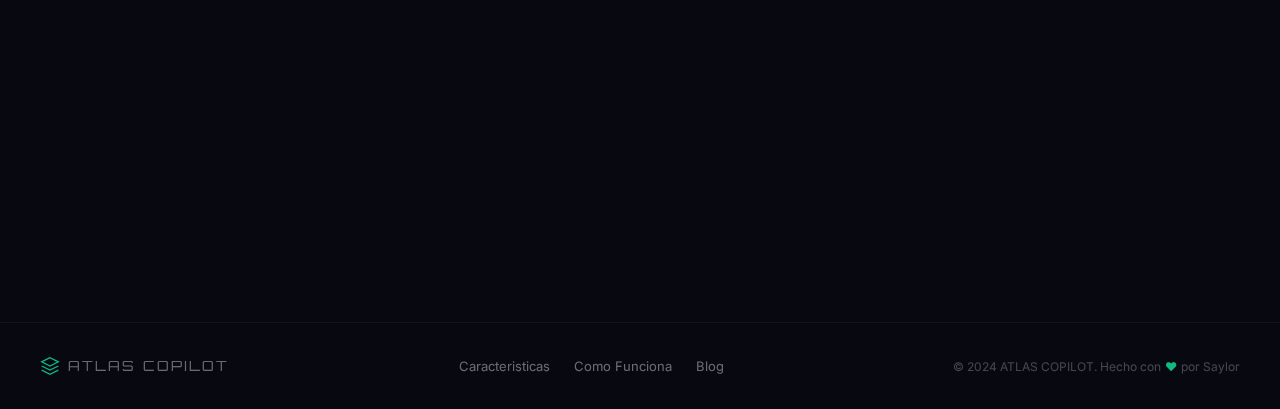
<file: es/index.html>
<!DOCTYPE html>
<html lang="es">

<head>
  <!-- Google tag (gtag.js) -->
  <script async src="https://www.googletagmanager.com/gtag/js?id=G-X1QGDMKMTT"></script>
  <script>
    window.dataLayer = window.dataLayer || [];
    function gtag() { dataLayer.push(arguments); }
    gtag('js', new Date());
    gtag('config', 'G-X1QGDMKMTT');
    gtag('config', 'AW-975619354');
  </script>

  <meta charset="UTF-8">
  <meta name="viewport" content="width=device-width, initial-scale=1.0">
  <meta name="description"
    content="ATLAS COPILOT - Tu copiloto de WhatsApp. Nunca mas pierdas informacion importante. Contexto, monitoreo e insights automaticos para usuarios intensivos de WhatsApp.">
  <meta name="keywords"
    content="ATLAS, WhatsApp, AI, Copilot, inteligencia artificial, analisis de conversaciones, productividad, organizacion, insights">
  <meta name="author" content="Saylor Gabriel">
  <meta name="robots" content="index, follow">
  <link rel="canonical" href="https://atlascopilot.com.br/es/">

  <!-- Open Graph -->
  <meta property="og:title" content="ATLAS - Tu copiloto para dominar el caos de WhatsApp">
  <meta property="og:description"
    content="Si eres usuario intensivo de WhatsApp, lo sabes: el caos cobra un precio. Atlas sera tu copiloto. Contexto, monitoreo e insights automaticos.">
  <meta property="og:type" content="website">
  <meta property="og:url" content="https://atlascopilot.com.br/es/">
  <meta property="og:image" content="https://atlascopilot.com.br/og-image.png">
  <meta property="og:image:width" content="1200">
  <meta property="og:image:height" content="630">
  <meta property="og:image:type" content="image/png">
  <meta property="og:site_name" content="ATLAS">
  <meta property="og:locale" content="es_ES">

  <!-- Twitter Card -->
  <meta name="twitter:card" content="summary_large_image">
  <meta name="twitter:title" content="ATLAS - Tu copiloto de IA para dominar el caos de WhatsApp">
  <meta name="twitter:description"
    content="Si eres usuario intensivo de WhatsApp, lo sabes: el caos cobra un precio. Atlas sera tu copiloto.">
  <meta name="twitter:image" content="https://atlascopilot.com.br/og-image.png">
  <meta name="twitter:creator" content="@sabordobrasil">

  <!-- LLMs.txt for AI discovery -->
  <link rel="alternate" type="text/plain" href="/llms.txt" title="LLM Information">

  <title>ATLAS - WhatsApp AI Copilot</title>

  <!-- Favicon -->
  <link rel="icon" type="image/png" sizes="32x32" href="/favicon-32.png">
  <link rel="icon" type="image/png" sizes="192x192" href="/favicon-192.png">
  <link rel="apple-touch-icon" href="/apple-touch-icon.png">

  <!-- Fonts -->
  <link rel="preconnect" href="https://fonts.googleapis.com">
  <link rel="preconnect" href="https://fonts.gstatic.com" crossorigin>
  <link
    href="https://fonts.googleapis.com/css2?family=Inter:wght@300;400;500&family=Orbitron:wght@400;500;600&display=swap"
    rel="stylesheet">

  <!-- Styles -->
  <link rel="stylesheet" href="../styles.css">
</head>

<body>
  <!-- Noise Overlay -->
  <div class="noise"></div>

  <!-- Gradient Background -->
  <div class="gradient-bg"></div>

  <!-- Cursor Glow (desktop only) -->
  <div class="cursor-glow" id="cursorGlow"></div>

  <!-- Navigation -->
  <nav class="nav">
    <div class="nav-brand">
      <span class="brand-icon">
        <svg viewBox="0 0 24 24" fill="none" stroke="currentColor" stroke-width="1.5">
          <path d="M12 2L2 7l10 5 10-5-10-5z" />
          <path d="M2 17l10 5 10-5" />
          <path d="M2 12l10 5 10-5" />
        </svg>
      </span>
      <span class="brand-text">ATLAS COPILOT</span>
    </div>
    <div class="nav-links">
      <a href="#features" class="nav-link">Caracteristicas</a>
      <a href="#how-it-works" class="nav-link">Como Funciona</a>
      <a href="#use-cases" class="nav-link">Para Quien</a>
      <a href="../blog/" class="nav-link">Blog</a>
    </div>
    <div class="nav-right">
      <div class="language-selector">
        <button class="lang-btn" aria-label="Seleccionar idioma">
          <svg viewBox="0 0 24 24" fill="none" stroke="currentColor" stroke-width="1.5">
            <circle cx="12" cy="12" r="10"/>
            <path d="M2 12h20M12 2a15.3 15.3 0 0 1 4 10 15.3 15.3 0 0 1-4 10 15.3 15.3 0 0 1-4-10 15.3 15.3 0 0 1 4-10z"/>
          </svg>
          <span>ES</span>
        </button>
        <div class="lang-dropdown">
          <a href="../" class="lang-option">
            <span class="lang-flag">PT</span>
            <span>Portugues</span>
          </a>
          <a href="../en/" class="lang-option">
            <span class="lang-flag">EN</span>
            <span>English</span>
          </a>
          <a href="./" class="lang-option active">
            <span class="lang-flag">ES</span>
            <span>Espanol</span>
          </a>
        </div>
      </div>
      <a href="#cta" class="nav-cta">
        <span>Empezar</span>
        <svg viewBox="0 0 24 24" fill="none" stroke="currentColor" stroke-width="2">
          <path d="M5 12h14M12 5l7 7-7 7" />
        </svg>
      </a>
    </div>
  </nav>

  <!-- Main Content -->
  <main class="main">

    <!-- Hero Section -->
    <section class="hero" id="hero">
      <div class="hero-content">
        <div class="hero-badge">
          <span class="badge-dot"></span>
          <span>Acceso anticipado en Enero</span>
        </div>

        <h1 class="hero-title">
          <span class="title-line">El caos</span>
          <span class="title-line accent">cobra un precio.</span>
          <span class="title-line">Atlas es tu copiloto.</span>
        </h1>

        <p class="hero-description">
          Si eres usuario intensivo de WhatsApp, sabes como es perder informacion
          importante entre cientos de mensajes. Atlas trae contexto,
          monitoreo e insights automaticos a tus conversaciones.
        </p>

        <div class="hero-actions">
          <a href="#cta" class="btn-primary">
            <span>Quiero probarlo primero</span>
            <svg viewBox="0 0 24 24" fill="none" stroke="currentColor" stroke-width="2">
              <path d="M5 12h14M12 5l7 7-7 7" />
            </svg>
          </a>
          <a href="#how-it-works" class="btn-secondary">
            <span>Ver como funciona</span>
          </a>
        </div>

        <div class="hero-stats">
          <div class="stat">
            <span class="stat-value">Contexto</span>
            <span class="stat-label">Siempre disponible</span>
          </div>
          <div class="stat-divider"></div>
          <div class="stat">
            <span class="stat-value">Insights</span>
            <span class="stat-label">Automaticos</span>
          </div>
          <div class="stat-divider"></div>
          <div class="stat">
            <span class="stat-value">Cero</span>
            <span class="stat-label">Esfuerzo manual</span>
          </div>
        </div>
      </div>

      <div class="hero-visual">
        <div class="terminal">
          <div class="terminal-header">
            <div class="terminal-dots">
              <span></span><span></span><span></span>
            </div>
            <span class="terminal-title">WhatsApp</span>
          </div>
          <div class="terminal-body">
            <div class="message incoming">
              <span class="message-author">Juan</span>
              <span class="message-text">Atlas: resumen de los ultimos 50 mensajes</span>
              <span class="message-time">14:32</span>
            </div>
            <div class="message outgoing typing" id="atlasResponse">
              <span class="message-author">ATLAS COPILOT</span>
              <span class="message-text">
                <span class="typing-indicator">
                  <span></span><span></span><span></span>
                </span>
              </span>
            </div>
          </div>
        </div>

        <!-- Floating Elements -->
        <div class="floating-card fc-1">
          <svg viewBox="0 0 24 24" fill="none" stroke="currentColor" stroke-width="1.5">
            <path
              d="M9.663 17h4.673M12 3v1m6.364 1.636l-.707.707M21 12h-1M4 12H3m3.343-5.657l-.707-.707m2.828 9.9a5 5 0 117.072 0l-.548.547A3.374 3.374 0 0014 18.469V19a2 2 0 11-4 0v-.531c0-.895-.356-1.754-.988-2.386l-.548-.547z" />
          </svg>
          <span>Insights</span>
        </div>

        <div class="floating-card fc-2">
          <svg viewBox="0 0 24 24" fill="none" stroke="currentColor" stroke-width="1.5">
            <path d="M13 10V3L4 14h7v7l9-11h-7z" />
          </svg>
          <span>Instantaneo</span>
        </div>

        <div class="floating-card fc-3">
          <svg viewBox="0 0 24 24" fill="none" stroke="currentColor" stroke-width="1.5">
            <path
              d="M9 12l2 2 4-4m5.618-4.016A11.955 11.955 0 0112 2.944a11.955 11.955 0 01-8.618 3.04A12.02 12.02 0 003 9c0 5.591 3.824 10.29 9 11.622 5.176-1.332 9-6.03 9-11.622 0-1.042-.133-2.052-.382-3.016z" />
          </svg>
          <span>Privado</span>
        </div>
      </div>
    </section>

    <!-- Features Section -->
    <section class="features" id="features">
      <div class="section-header">
        <span class="section-tag">01 / Que hace por ti</span>
        <h2 class="section-title">Basta de perder informacion</h2>
        <p class="section-description">
          Todo lo que necesitas para dominar el caos
          de tus conversaciones en WhatsApp.
        </p>
      </div>

      <div class="features-grid">
        <div class="feature-card" data-feature="1">
          <div class="feature-icon">
            <svg viewBox="0 0 24 24" fill="none" stroke="currentColor" stroke-width="1.5">
              <path
                d="M8 12h.01M12 12h.01M16 12h.01M21 12c0 4.418-4.03 8-9 8a9.863 9.863 0 01-4.255-.949L3 20l1.395-3.72C3.512 15.042 3 13.574 3 12c0-4.418 4.03-8 9-8s9 3.582 9 8z" />
            </svg>
          </div>
          <h3 class="feature-title">Pregunta lo que quieras</h3>
          <p class="feature-description">
            "Que acordamos sobre el proyecto?" - Atlas busca y resume
            todo lo que se dijo, sin que tengas que leer 500 mensajes.
          </p>
          <div class="feature-tag">Sin esfuerzo</div>
        </div>

        <div class="feature-card" data-feature="2">
          <div class="feature-icon">
            <svg viewBox="0 0 24 24" fill="none" stroke="currentColor" stroke-width="1.5">
              <path d="M21 21l-6-6m2-5a7 7 0 11-14 0 7 7 0 0114 0z" />
            </svg>
          </div>
          <h3 class="feature-title">Encuentra cualquier cosa</h3>
          <p class="feature-description">
            Aquel link que enviaron la semana pasada? El nombre del restaurante?
            Atlas encuentra en segundos lo que te llevaria horas.
          </p>
          <div class="feature-tag">Instantaneo</div>
        </div>

        <div class="feature-card" data-feature="3">
          <div class="feature-icon">
            <svg viewBox="0 0 24 24" fill="none" stroke="currentColor" stroke-width="1.5">
              <path
                d="M9.663 17h4.673M12 3v1m6.364 1.636l-.707.707M21 12h-1M4 12H3m3.343-5.657l-.707-.707m2.828 9.9a5 5 0 117.072 0l-.548.547A3.374 3.374 0 0014 18.469V19a2 2 0 11-4 0v-.531c0-.895-.356-1.754-.988-2.386l-.548-.547z" />
            </svg>
          </div>
          <h3 class="feature-title">Resumenes automaticos</h3>
          <p class="feature-description">
            Estuviste desconectado? Atlas te da un resumen de lo que paso.
            Nunca mas entres perdido en una conversacion.
          </p>
          <div class="feature-tag">Siempre actualizado</div>
        </div>

        <div class="feature-card" data-feature="4">
          <div class="feature-icon">
            <svg viewBox="0 0 24 24" fill="none" stroke="currentColor" stroke-width="1.5">
              <path
                d="M19 11a7 7 0 01-7 7m0 0a7 7 0 01-7-7m7 7v4m0 0H8m4 0h4m-4-8a3 3 0 01-3-3V5a3 3 0 116 0v6a3 3 0 01-3 3z" />
            </svg>
          </div>
          <h3 class="feature-title">Audios a texto</h3>
          <p class="feature-description">
            Sin tiempo para escuchar un audio de 3 minutos? Atlas transcribe
            automaticamente y lo lees en 10 segundos.
          </p>
          <div class="feature-tag">Ahorra tiempo</div>
        </div>

        <div class="feature-card" data-feature="5">
          <div class="feature-icon">
            <svg viewBox="0 0 24 24" fill="none" stroke="currentColor" stroke-width="1.5">
              <path
                d="M9 5H7a2 2 0 00-2 2v12a2 2 0 002 2h10a2 2 0 002-2V7a2 2 0 00-2-2h-2M9 5a2 2 0 002 2h2a2 2 0 002-2M9 5a2 2 0 012-2h2a2 2 0 012 2m-6 9l2 2 4-4" />
            </svg>
          </div>
          <h3 class="feature-title">Tareas y acuerdos</h3>
          <p class="feature-description">
            Atlas identifica automaticamente lo que prometiste hacer
            y lo que quedo pendiente. Basta de olvidar compromisos.
          </p>
          <div class="feature-tag">Nunca olvida</div>
        </div>

        <div class="feature-card" data-feature="6">
          <div class="feature-icon">
            <svg viewBox="0 0 24 24" fill="none" stroke="currentColor" stroke-width="1.5">
              <path
                d="M15 17h5l-1.405-1.405A2.032 2.032 0 0118 14.158V11a6.002 6.002 0 00-4-5.659V5a2 2 0 10-4 0v.341C7.67 6.165 6 8.388 6 11v3.159c0 .538-.214 1.055-.595 1.436L4 17h5m6 0v1a3 3 0 11-6 0v-1m6 0H9" />
            </svg>
          </div>
          <h3 class="feature-title">Alertas importantes</h3>
          <p class="feature-description">
            Mencionaron tu nombre? Hablaron de una fecha limite? Atlas te avisa
            de lo que importa, incluso en grupos ruidosos.
          </p>
          <div class="feature-tag">Enfoque en lo importante</div>
        </div>

        <div class="feature-card" data-feature="7">
          <div class="feature-icon">
            <svg viewBox="0 0 24 24" fill="none" stroke="currentColor" stroke-width="1.5">
              <path d="M8.29 20.251c7.547 0 11.675-6.253 11.675-11.675 0-.178 0-.355-.012-.53A8.348 8.348 0 0022 5.92a8.19 8.19 0 01-2.357.646 4.118 4.118 0 001.804-2.27 8.224 8.224 0 01-2.605.996 4.107 4.107 0 00-6.993 3.743 11.65 11.65 0 01-8.457-4.287 4.106 4.106 0 001.27 5.477A4.072 4.072 0 012.8 9.713v.052a4.105 4.105 0 003.292 4.022 4.095 4.095 0 01-1.853.07 4.108 4.108 0 003.834 2.85A8.233 8.233 0 012 18.407a11.616 11.616 0 006.29 1.84" />
            </svg>
          </div>
          <h3 class="feature-title">Publicar en X (Twitter)</h3>
          <p class="feature-description">
            Envia tweets directamente por WhatsApp. Solo pidele a Atlas
            y el publica por ti sin abrir la app.
          </p>
          <div class="feature-tag">Integracion</div>
        </div>

        <div class="feature-card" data-feature="8">
          <div class="feature-icon">
            <svg viewBox="0 0 24 24" fill="none" stroke="currentColor" stroke-width="1.5">
              <path d="M19.114 5.636a9 9 0 010 12.728M16.463 8.288a5.25 5.25 0 010 7.424M6.75 8.25l4.72-4.72a.75.75 0 011.28.53v15.88a.75.75 0 01-1.28.53l-4.72-4.72H4.51c-.88 0-1.704-.507-1.938-1.354A9.01 9.01 0 012.25 12c0-.83.112-1.633.322-2.396C2.806 8.756 3.63 8.25 4.51 8.25H6.75z" />
            </svg>
          </div>
          <h3 class="feature-title">Alexa - Respuestas por voz</h3>
          <p class="feature-description">
            Pregunta a Alexa y escucha las respuestas de Atlas en tu Echo.
            Manos libres, informacion al instante.
          </p>
          <div class="feature-tag">Smart Home</div>
        </div>

        <div class="feature-card" data-feature="9">
          <div class="feature-icon">
            <svg viewBox="0 0 24 24" fill="none" stroke="currentColor" stroke-width="1.5">
              <path d="M2.25 6.75c0 8.284 6.716 15 15 15h2.25a2.25 2.25 0 002.25-2.25v-1.372c0-.516-.351-.966-.852-1.091l-4.423-1.106c-.44-.11-.902.055-1.173.417l-.97 1.293c-.282.376-.769.542-1.21.38a12.035 12.035 0 01-7.143-7.143c-.162-.441.004-.928.38-1.21l1.293-.97c.363-.271.527-.734.417-1.173L6.963 3.102a1.125 1.125 0 00-1.091-.852H4.5A2.25 2.25 0 002.25 4.5v2.25z" />
            </svg>
          </div>
          <h3 class="feature-title">Conversaciones por voz</h3>
          <p class="feature-description">
            Habla directamente con Atlas en tiempo real. Pregunta,
            pide resumenes y recibe respuestas por audio.
          </p>
          <div class="feature-tag">Manos libres</div>
        </div>

        <div class="feature-card" data-feature="10">
          <div class="feature-icon">
            <svg viewBox="0 0 24 24" fill="none" stroke="currentColor" stroke-width="1.5">
              <path d="M12 6v6h4.5m4.5 0a9 9 0 11-18 0 9 9 0 0118 0z" />
            </svg>
          </div>
          <h3 class="feature-title">Programacion de mensajes</h3>
          <p class="feature-description">
            Programa mensajes para enviar despues. Ideal para
            recordatorios, seguimientos y comunicacion en diferentes husos horarios.
          </p>
          <div class="feature-tag">Automatizacion</div>
        </div>

      </div>
    </section>

    <!-- How It Works Section -->
    <section class="how-it-works" id="how-it-works">
      <div class="section-header">
        <span class="section-tag">02 / Asi de simple</span>
        <h2 class="section-title">Como Funciona</h2>
        <p class="section-description">
          Tu preguntas, Atlas responde. Sin complicaciones.
        </p>
      </div>

      <div class="workflow">
        <div class="workflow-step" data-step="1">
          <div class="step-number">01</div>
          <div class="step-content">
            <h3>Pregunta en WhatsApp</h3>
            <p>Escribe "Atlas:" y haz tu pregunta en cualquier conversacion. Individual o grupo.</p>
          </div>
          <div class="step-visual">
            <code>Atlas: que acordamos ayer?</code>
          </div>
        </div>

        <div class="workflow-connector">
          <svg viewBox="0 0 24 24" fill="none" stroke="currentColor" stroke-width="1.5">
            <path d="M19 14l-7 7m0 0l-7-7m7 7V3" />
          </svg>
        </div>

        <div class="workflow-step" data-step="2">
          <div class="step-number">02</div>
          <div class="step-content">
            <h3>Atlas busca el contexto</h3>
            <p>Lee y entiende todos los mensajes relevantes, incluso de semanas atras.</p>
          </div>
          <div class="step-visual">
            <div class="processing-animation">
              <span class="proc-dot"></span>
              <span class="proc-dot"></span>
              <span class="proc-dot"></span>
            </div>
          </div>
        </div>

        <div class="workflow-connector">
          <svg viewBox="0 0 24 24" fill="none" stroke="currentColor" stroke-width="1.5">
            <path d="M19 14l-7 7m0 0l-7-7m7 7V3" />
          </svg>
        </div>

        <div class="workflow-step" data-step="3">
          <div class="step-number">03</div>
          <div class="step-content">
            <h3>Recibe la respuesta</h3>
            <p>En segundos tienes un resumen claro de lo que necesitas saber.</p>
          </div>
          <div class="step-visual">
            <span class="response-badge">ATLAS</span>
          </div>
        </div>
      </div>

      <!-- Command Examples -->
      <div class="commands-showcase">
        <h4 class="commands-title">Prueba preguntar</h4>
        <div class="commands-grid">
          <div class="command-card">
            <span class="command-category">Resumen</span>
            <code>Atlas: que me perdi hoy?</code>
          </div>
          <div class="command-card">
            <span class="command-category">Busqueda</span>
            <code>Atlas: donde esta ese link?</code>
          </div>
          <div class="command-card">
            <span class="command-category">Contexto</span>
            <code>Atlas: que acordamos sobre la reunion?</code>
          </div>
          <div class="command-card">
            <span class="command-category">Tareas</span>
            <code>Atlas: que quedo pendiente?</code>
          </div>
        </div>
      </div>
    </section>

    <!-- Kanban Section -->
    <section class="kanban-section" id="kanban">
      <div class="section-header">
        <span class="section-tag">03 / Tareas Automaticas</span>
        <h2 class="section-title">Tus tareas organizadas automaticamente</h2>
        <p class="section-description">
          Atlas extrae compromisos y tareas de las conversaciones y las organiza
          en un Kanban visual. Sin esfuerzo manual.
        </p>
      </div>

      <div class="kanban-container">
        <div class="kanban-board">
          <!-- Column: To Do -->
          <div class="kanban-column" data-status="todo">
            <div class="kanban-column-header">
              <span class="column-dot todo"></span>
              <h4>Por Hacer</h4>
              <span class="column-count">3</span>
            </div>
            <div class="kanban-cards">
              <div class="kanban-card" data-delay="1">
                <div class="card-source">
                  <svg viewBox="0 0 24 24" fill="none" stroke="currentColor" stroke-width="1.5">
                    <path
                      d="M8 12h.01M12 12h.01M16 12h.01M21 12c0 4.418-4.03 8-9 8a9.863 9.863 0 01-4.255-.949L3 20l1.395-3.72C3.512 15.042 3 13.574 3 12c0-4.418 4.03-8 9-8s9 3.582 9 8z" />
                  </svg>
                  <span>Grupo: Proyecto Alpha</span>
                </div>
                <p class="card-task">Enviar propuesta revisada al cliente</p>
                <div class="card-meta">
                  <span class="card-assignee">@tu</span>
                  <span class="card-date">Hoy</span>
                </div>
              </div>

              <div class="kanban-card" data-delay="2">
                <div class="card-source">
                  <svg viewBox="0 0 24 24" fill="none" stroke="currentColor" stroke-width="1.5">
                    <path
                      d="M8 12h.01M12 12h.01M16 12h.01M21 12c0 4.418-4.03 8-9 8a9.863 9.863 0 01-4.255-.949L3 20l1.395-3.72C3.512 15.042 3 13.574 3 12c0-4.418 4.03-8 9-8s9 3.582 9 8z" />
                  </svg>
                  <span>Maria (privado)</span>
                </div>
                <p class="card-task">Confirmar horario de la reunion del viernes</p>
                <div class="card-meta">
                  <span class="card-assignee">@tu</span>
                  <span class="card-date">Manana</span>
                </div>
              </div>

              <div class="kanban-card" data-delay="3">
                <div class="card-source">
                  <svg viewBox="0 0 24 24" fill="none" stroke="currentColor" stroke-width="1.5">
                    <path
                      d="M8 12h.01M12 12h.01M16 12h.01M21 12c0 4.418-4.03 8-9 8a9.863 9.863 0 01-4.255-.949L3 20l1.395-3.72C3.512 15.042 3 13.574 3 12c0-4.418 4.03-8 9-8s9 3.582 9 8z" />
                  </svg>
                  <span>Grupo: Equipo Dev</span>
                </div>
                <p class="card-task">Revisar PR #234 de Juan</p>
                <div class="card-meta">
                  <span class="card-assignee">@tu</span>
                  <span class="card-date">Miercoles</span>
                </div>
              </div>
            </div>
          </div>

          <!-- Column: In Progress -->
          <div class="kanban-column" data-status="progress">
            <div class="kanban-column-header">
              <span class="column-dot progress"></span>
              <h4>En Progreso</h4>
              <span class="column-count">2</span>
            </div>
            <div class="kanban-cards">
              <div class="kanban-card" data-delay="4">
                <div class="card-source">
                  <svg viewBox="0 0 24 24" fill="none" stroke="currentColor" stroke-width="1.5">
                    <path
                      d="M8 12h.01M12 12h.01M16 12h.01M21 12c0 4.418-4.03 8-9 8a9.863 9.863 0 01-4.255-.949L3 20l1.395-3.72C3.512 15.042 3 13.574 3 12c0-4.418 4.03-8 9-8s9 3.582 9 8z" />
                  </svg>
                  <span>Grupo: Proyecto Alpha</span>
                </div>
                <p class="card-task">Preparar presentacion para inversores</p>
                <div class="card-meta">
                  <span class="card-assignee">@tu</span>
                  <span class="card-date">En curso</span>
                </div>
              </div>

              <div class="kanban-card" data-delay="5">
                <div class="card-source">
                  <svg viewBox="0 0 24 24" fill="none" stroke="currentColor" stroke-width="1.5">
                    <path
                      d="M8 12h.01M12 12h.01M16 12h.01M21 12c0 4.418-4.03 8-9 8a9.863 9.863 0 01-4.255-.949L3 20l1.395-3.72C3.512 15.042 3 13.574 3 12c0-4.418 4.03-8 9-8s9 3.582 9 8z" />
                  </svg>
                  <span>Pedro (privado)</span>
                </div>
                <p class="card-task">Actualizar documento de especificacion</p>
                <div class="card-meta">
                  <span class="card-assignee">@tu</span>
                  <span class="card-date">En curso</span>
                </div>
              </div>
            </div>
          </div>

          <!-- Column: Done -->
          <div class="kanban-column" data-status="done">
            <div class="kanban-column-header">
              <span class="column-dot done"></span>
              <h4>Completado</h4>
              <span class="column-count">2</span>
            </div>
            <div class="kanban-cards">
              <div class="kanban-card completed" data-delay="6">
                <div class="card-source">
                  <svg viewBox="0 0 24 24" fill="none" stroke="currentColor" stroke-width="1.5">
                    <path
                      d="M8 12h.01M12 12h.01M16 12h.01M21 12c0 4.418-4.03 8-9 8a9.863 9.863 0 01-4.255-.949L3 20l1.395-3.72C3.512 15.042 3 13.574 3 12c0-4.418 4.03-8 9-8s9 3.582 9 8z" />
                  </svg>
                  <span>Grupo: Equipo Dev</span>
                </div>
                <p class="card-task">Merge de branch feature/auth</p>
                <div class="card-meta">
                  <span class="card-assignee">@tu</span>
                  <span class="card-date">Ayer</span>
                </div>
              </div>

              <div class="kanban-card completed" data-delay="7">
                <div class="card-source">
                  <svg viewBox="0 0 24 24" fill="none" stroke="currentColor" stroke-width="1.5">
                    <path
                      d="M8 12h.01M12 12h.01M16 12h.01M21 12c0 4.418-4.03 8-9 8a9.863 9.863 0 01-4.255-.949L3 20l1.395-3.72C3.512 15.042 3 13.574 3 12c0-4.418 4.03-8 9-8s9 3.582 9 8z" />
                  </svg>
                  <span>Ana (privado)</span>
                </div>
                <p class="card-task">Responder email sobre alianza</p>
                <div class="card-meta">
                  <span class="card-assignee">@tu</span>
                  <span class="card-date">Lunes</span>
                </div>
              </div>
            </div>
          </div>
        </div>

        <!-- Auto-generation indicator -->
        <div class="kanban-auto-badge">
          <div class="auto-badge-icon">
            <svg viewBox="0 0 24 24" fill="none" stroke="currentColor" stroke-width="1.5">
              <path d="M13 10V3L4 14h7v7l9-11h-7z" />
            </svg>
          </div>
          <span>Tareas extraidas automaticamente de tus conversaciones</span>
        </div>
      </div>
    </section>

    <!-- Use Cases Section -->
    <section class="use-cases" id="use-cases">
      <div class="section-header">
        <span class="section-tag">04 / Para quien</span>
        <h2 class="section-title">Si esto te suena familiar, Atlas es para ti</h2>
      </div>

      <div class="use-cases-grid">
        <div class="use-case-card">
          <div class="use-case-icon">
            <svg viewBox="0 0 24 24" fill="none" stroke="currentColor" stroke-width="1.5">
              <path
                d="M17 20h5v-2a3 3 0 00-5.356-1.857M17 20H7m10 0v-2c0-.656-.126-1.283-.356-1.857M7 20H2v-2a3 3 0 015.356-1.857M7 20v-2c0-.656.126-1.283.356-1.857m0 0a5.002 5.002 0 019.288 0M15 7a3 3 0 11-6 0 3 3 0 016 0zm6 3a2 2 0 11-4 0 2 2 0 014 0zM7 10a2 2 0 11-4 0 2 2 0 014 0z" />
            </svg>
          </div>
          <h3>Demasiados grupos, poco tiempo</h3>
          <p>Administras grupos activos y ya perdiste decisiones importantes enterradas en 200 mensajes.</p>
        </div>

        <div class="use-case-card">
          <div class="use-case-icon">
            <svg viewBox="0 0 24 24" fill="none" stroke="currentColor" stroke-width="1.5">
              <path d="M21 21l-6-6m2-5a7 7 0 11-14 0 7 7 0 0114 0z" />
            </svg>
          </div>
          <h3>Donde esta esa informacion?</h3>
          <p>Sabes que alguien la envio, pero no recuerdas quien, cuando, ni en cual grupo. Y la necesitas ahora.</p>
        </div>

        <div class="use-case-card">
          <div class="use-case-icon">
            <svg viewBox="0 0 24 24" fill="none" stroke="currentColor" stroke-width="1.5">
              <path d="M12 8v4l3 3m6-3a9 9 0 11-18 0 9 9 0 0118 0z" />
            </svg>
          </div>
          <h3>Te desconectaste y perdiste todo</h3>
          <p>Volviste de una reunion con 500 mensajes sin leer y cero paciencia para leerlos uno por uno.</p>
        </div>

        <div class="use-case-card">
          <div class="use-case-icon">
            <svg viewBox="0 0 24 24" fill="none" stroke="currentColor" stroke-width="1.5">
              <path
                d="M9 5H7a2 2 0 00-2 2v12a2 2 0 002 2h10a2 2 0 002-2V7a2 2 0 00-2-2h-2M9 5a2 2 0 002 2h2a2 2 0 002-2M9 5a2 2 0 012-2h2a2 2 0 012 2" />
            </svg>
          </div>
          <h3>Promesas que desaparecen</h3>
          <p>Alguien prometio hacer algo, lo olvidaste, y ahora no sabes ni como hacer seguimiento.</p>
        </div>
      </div>
    </section>

  </main>

  <!-- Footer -->
  <footer class="footer">
    <div class="footer-content">
      <div class="footer-brand">
        <span class="brand-icon">
          <svg viewBox="0 0 24 24" fill="none" stroke="currentColor" stroke-width="1.5">
            <path d="M12 2L2 7l10 5 10-5-10-5z" />
            <path d="M2 17l10 5 10-5" />
            <path d="M2 12l10 5 10-5" />
          </svg>
        </span>
        <span>ATLAS COPILOT</span>
      </div>

      <div class="footer-links">
        <a href="#features">Caracteristicas</a>
        <a href="#how-it-works">Como Funciona</a>
        <a href="../blog/">Blog</a>
      </div>

      <div class="footer-copy">
        <span>&copy; 2024 ATLAS COPILOT. Hecho con</span>
        <span class="heart">&hearts;</span>
        <span>por <a href="https://saylorgabriel.github.io/saylordamasceno/" target="_blank" rel="noopener"
            class="author-link">Saylor</a></span>
      </div>
    </div>
  </footer>

  <!-- Schema.org Structured Data -->
  <script type="application/ld+json">
  {
    "@context": "https://schema.org",
    "@type": "SoftwareApplication",
    "name": "ATLAS",
    "description": "WhatsApp AI Copilot - Inteligencia contextual integrada a WhatsApp para analisis de conversaciones e insights en tiempo real.",
    "applicationCategory": "BusinessApplication",
    "operatingSystem": "Cross-platform",
    "offers": {
      "@type": "Offer",
      "price": "0",
      "priceCurrency": "USD"
    },
    "author": {
      "@type": "Person",
      "name": "Saylor Gabriel",
      "url": "https://saylorgabriel.github.io/saylordamasceno/"
    },
    "url": "https://atlascopilot.com.br/es/",
    "downloadUrl": "https://github.com/saylorgabriel/jarvisinwhats",
    "softwareVersion": "1.0",
    "keywords": "WhatsApp, AI, Copilot, chatbot, RAG, BM25, embeddings"
  }
  </script>

  <!-- Lead Capture Modal -->
  <div class="modal-overlay" id="leadModal">
    <div class="modal">
      <button class="modal-close" id="modalClose" aria-label="Cerrar">
        <svg viewBox="0 0 24 24" fill="none" stroke="currentColor" stroke-width="2">
          <path d="M18 6L6 18M6 6l12 12" />
        </svg>
      </button>

      <div class="modal-header">
        <div class="modal-icon">
          <svg viewBox="0 0 24 24" fill="none" stroke="currentColor" stroke-width="1.5">
            <path d="M12 2L2 7l10 5 10-5-10-5z" />
            <path d="M2 17l10 5 10-5" />
            <path d="M2 12l10 5 10-5" />
          </svg>
        </div>
        <h2 class="modal-title">Se el primero en probarlo</h2>
        <p class="modal-description">
          ATLAS aun no esta disponible publicamente.
          Deja tu contacto y te avisaremos cuando este listo.
        </p>
      </div>

      <form class="modal-form" id="leadForm">
        <div class="form-group">
          <label for="leadEmail">Email *</label>
          <input type="email" id="leadEmail" name="email" placeholder="tu@email.com" required autocomplete="email">
        </div>

        <div class="form-group">
          <label for="leadWhatsapp">WhatsApp <span class="optional">(opcional)</span></label>
          <input type="tel" id="leadWhatsapp" name="whatsapp" placeholder="+34 612 345 678" autocomplete="tel">
        </div>

        <button type="submit" class="btn-primary modal-submit" id="submitBtn">
          <span>Quiero que me avisen</span>
          <svg viewBox="0 0 24 24" fill="none" stroke="currentColor" stroke-width="2">
            <path d="M5 12h14M12 5l7 7-7 7" />
          </svg>
        </button>

        <p class="form-disclaimer">
          Tus datos estan seguros. Sin spam, lo prometemos.
        </p>
      </form>

      <div class="modal-success" id="modalSuccess">
        <div class="success-icon">
          <svg viewBox="0 0 24 24" fill="none" stroke="currentColor" stroke-width="2">
            <path d="M20 6L9 17l-5-5" />
          </svg>
        </div>
        <h3>Estas en la lista!</h3>
        <p>Te avisaremos cuando ATLAS este disponible.</p>
      </div>
    </div>
  </div>

  <!-- Scripts -->
  <script src="../script.js"></script>
</body>

</html>
</file>
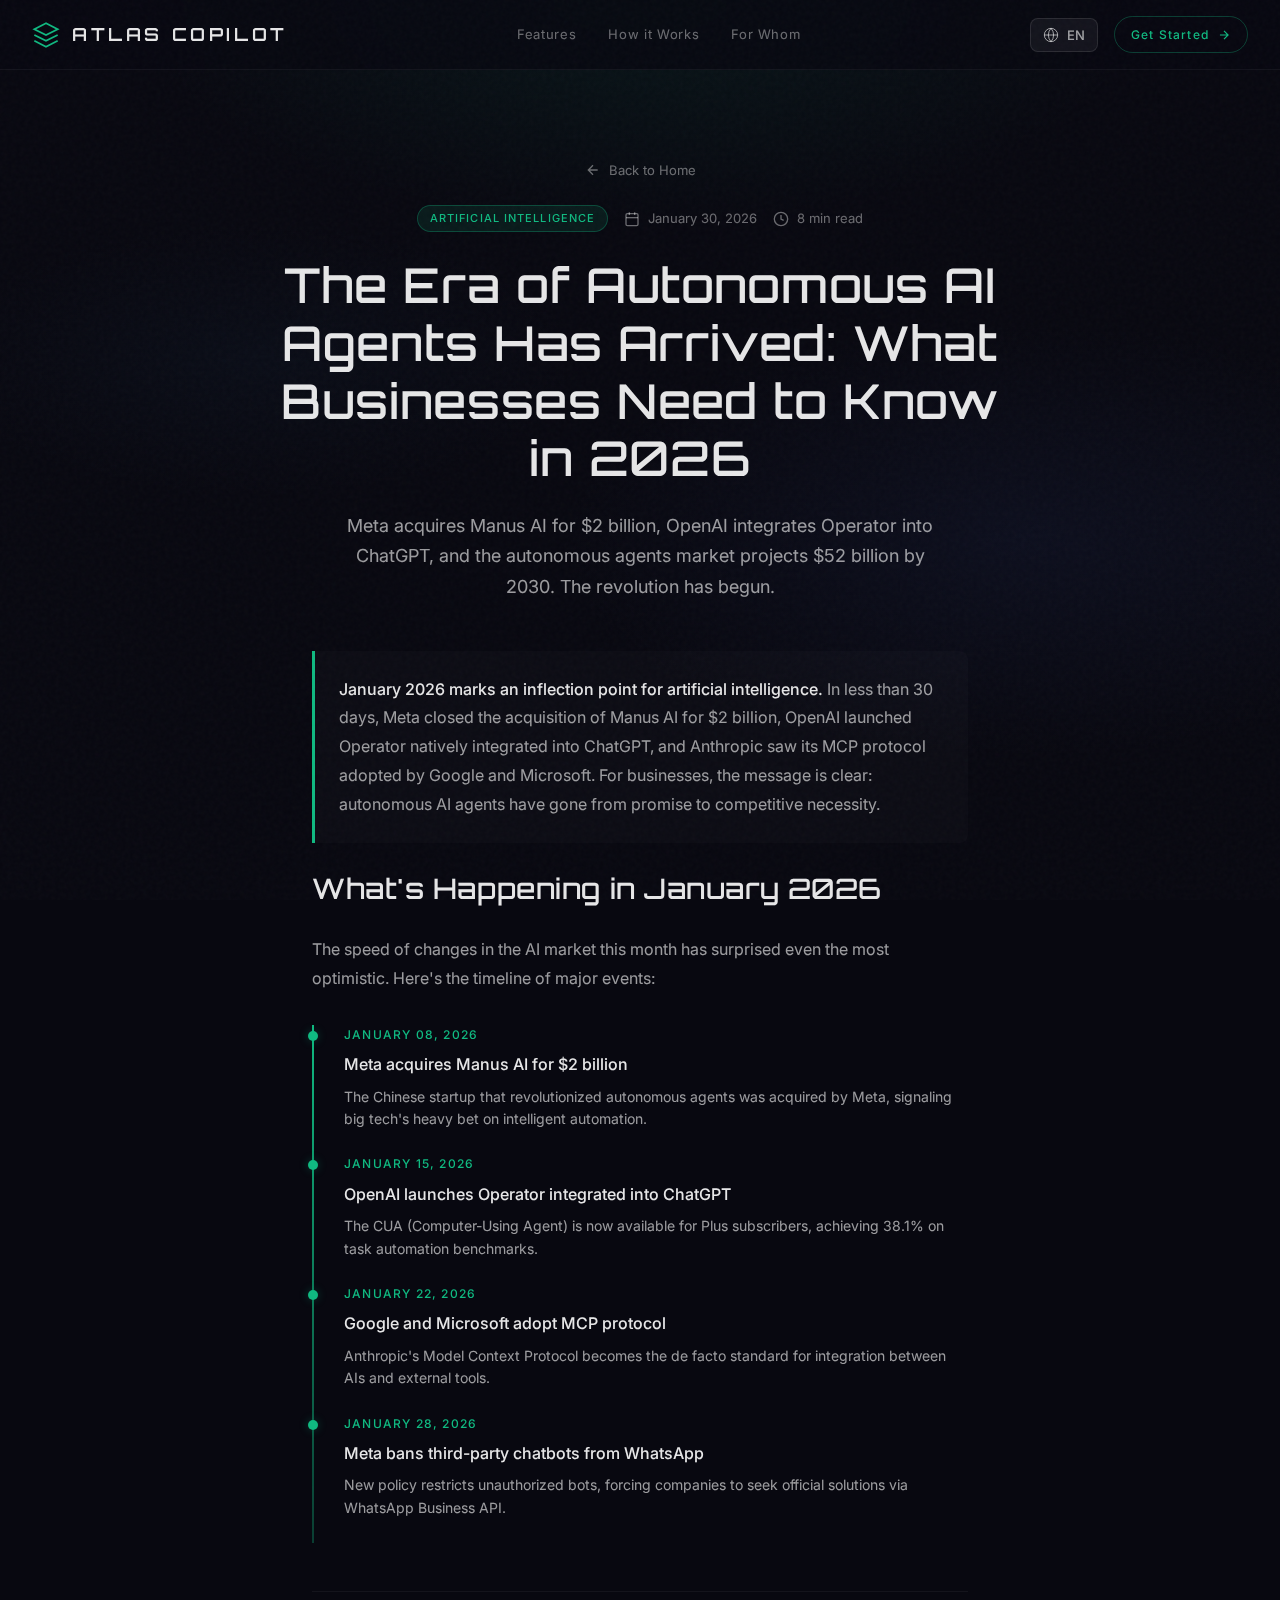
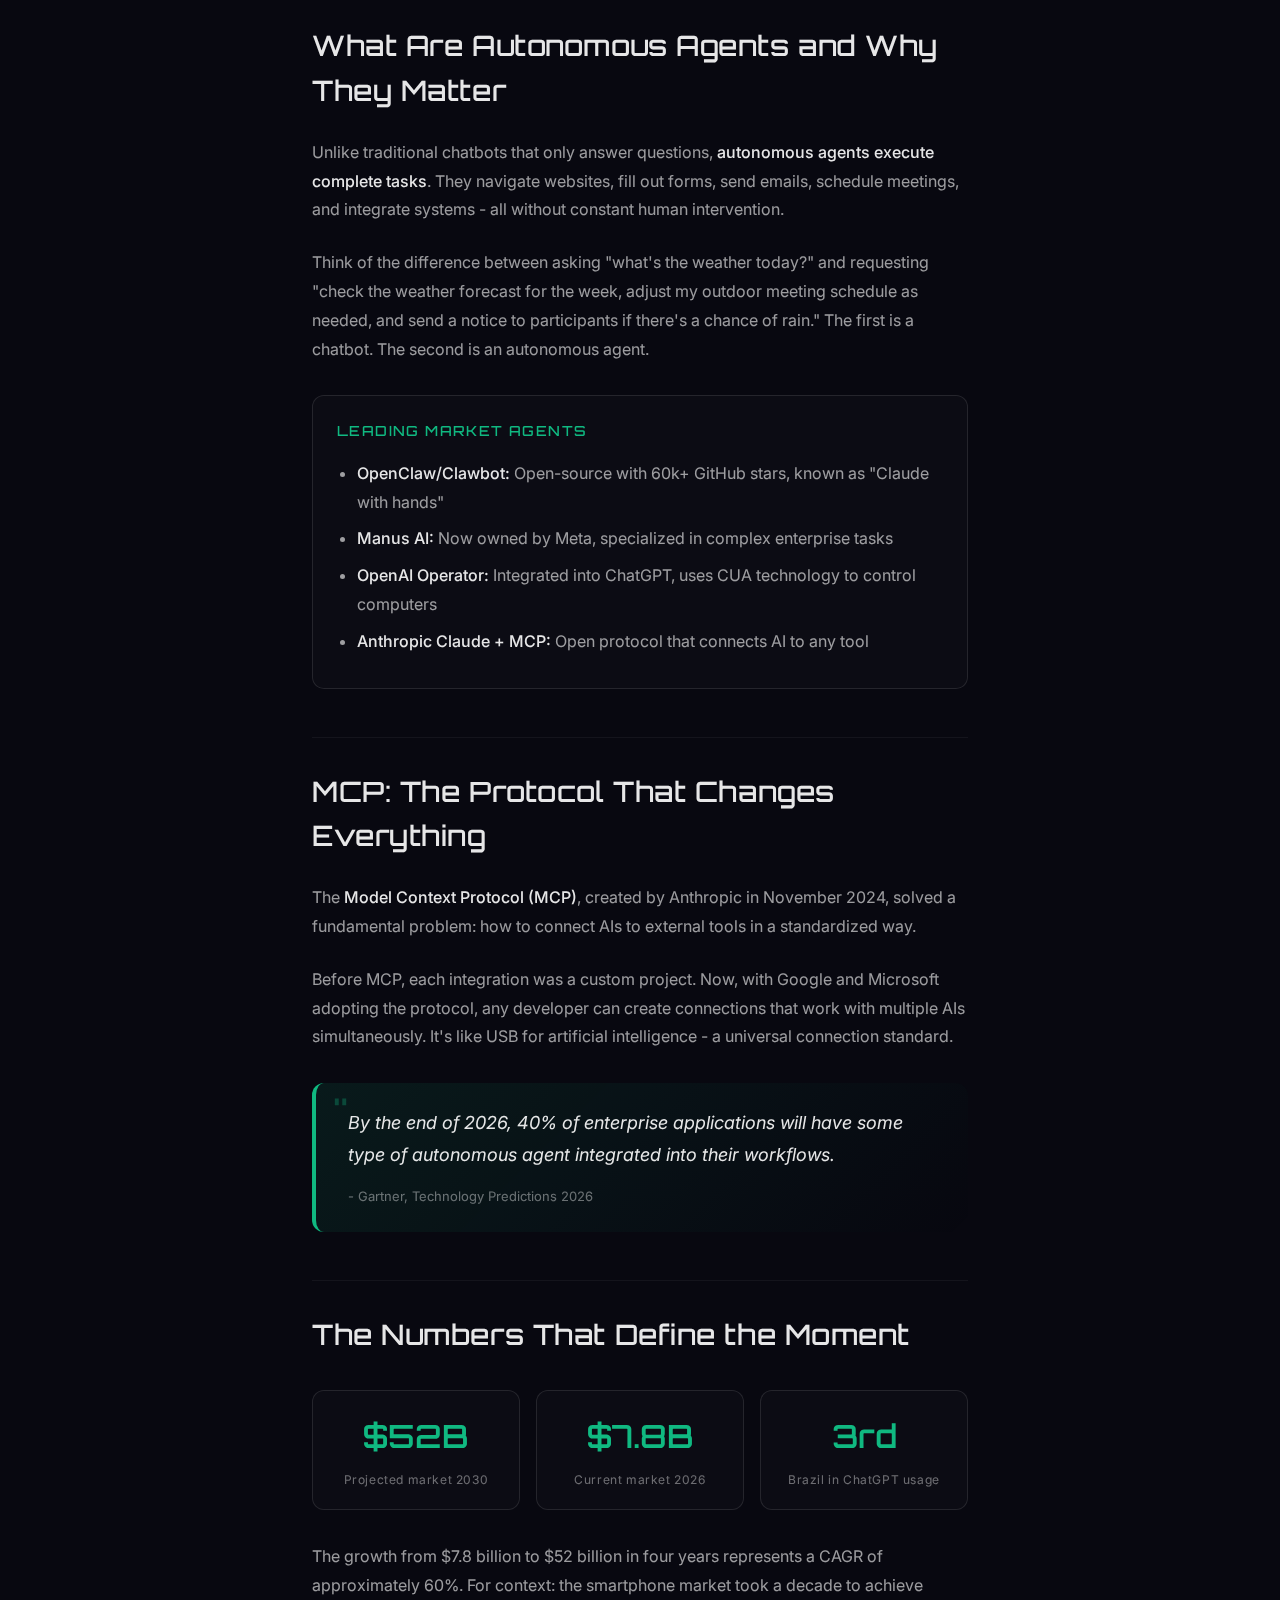
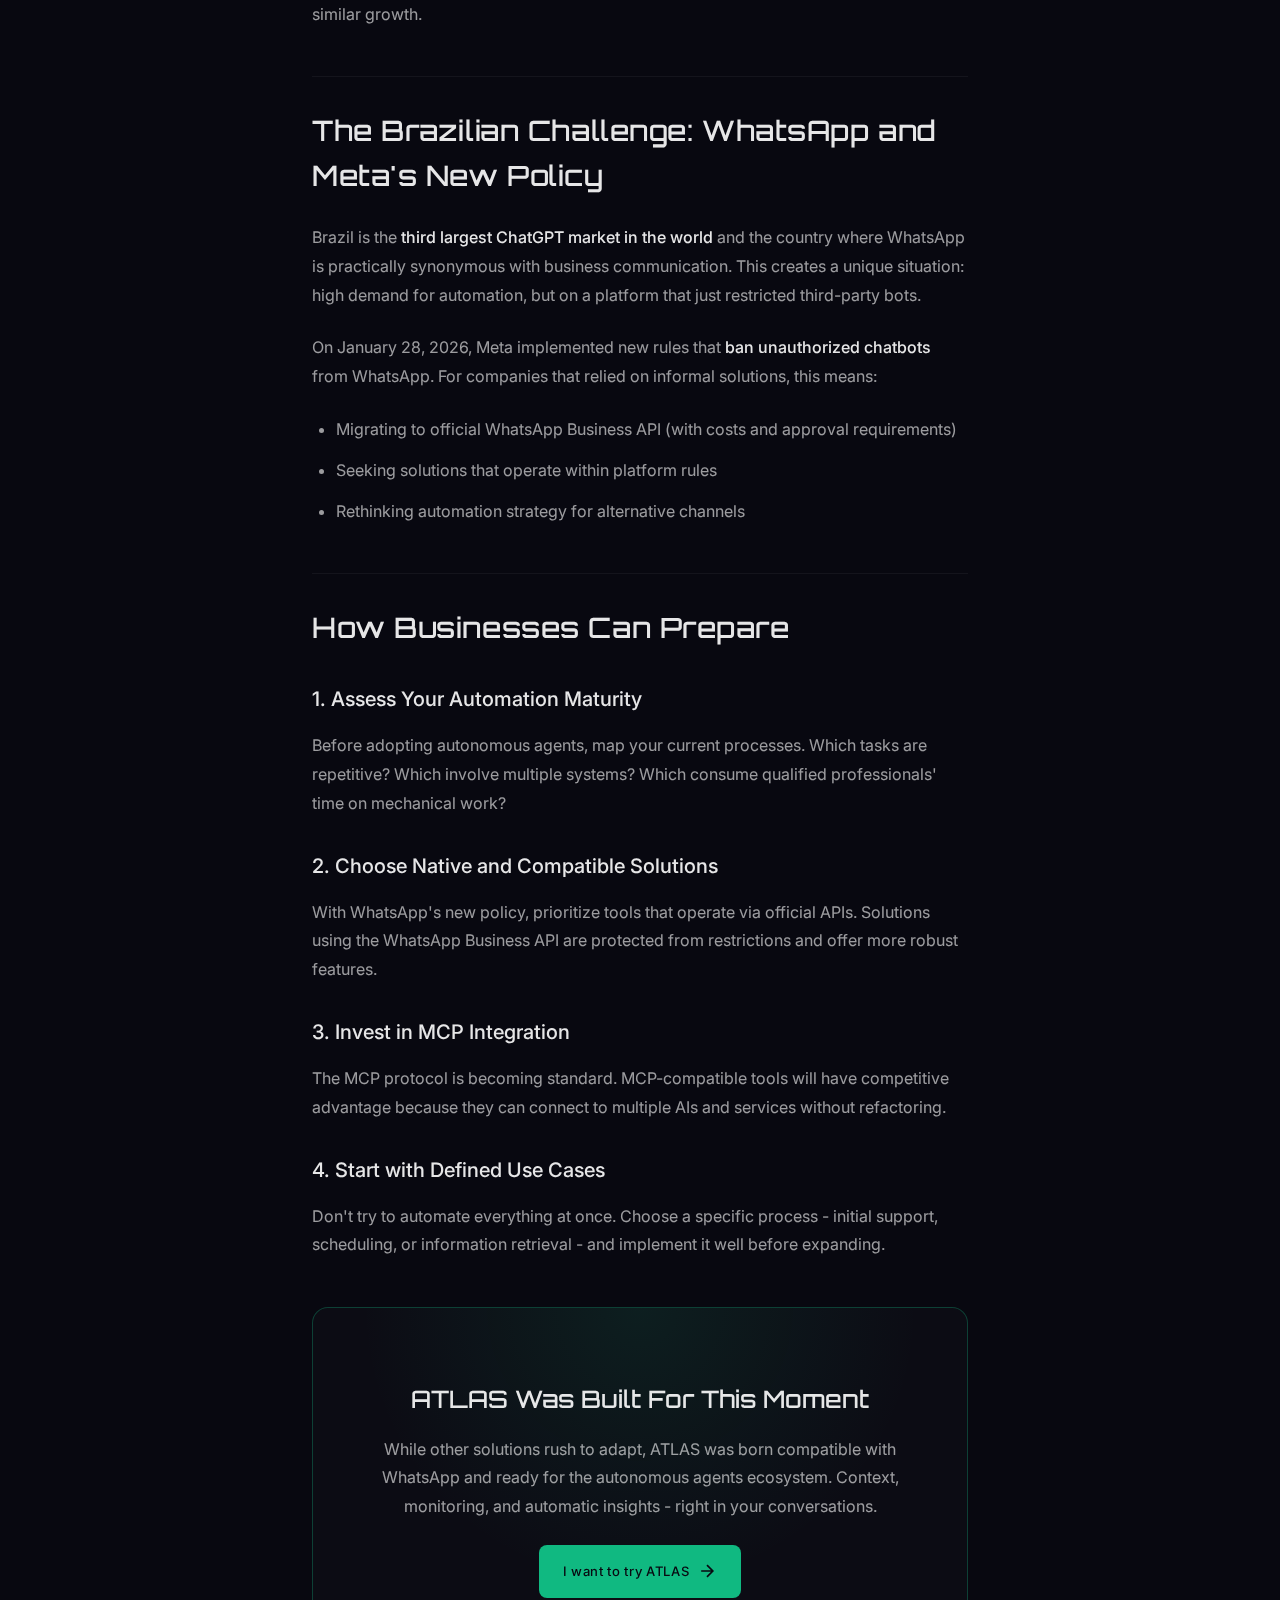
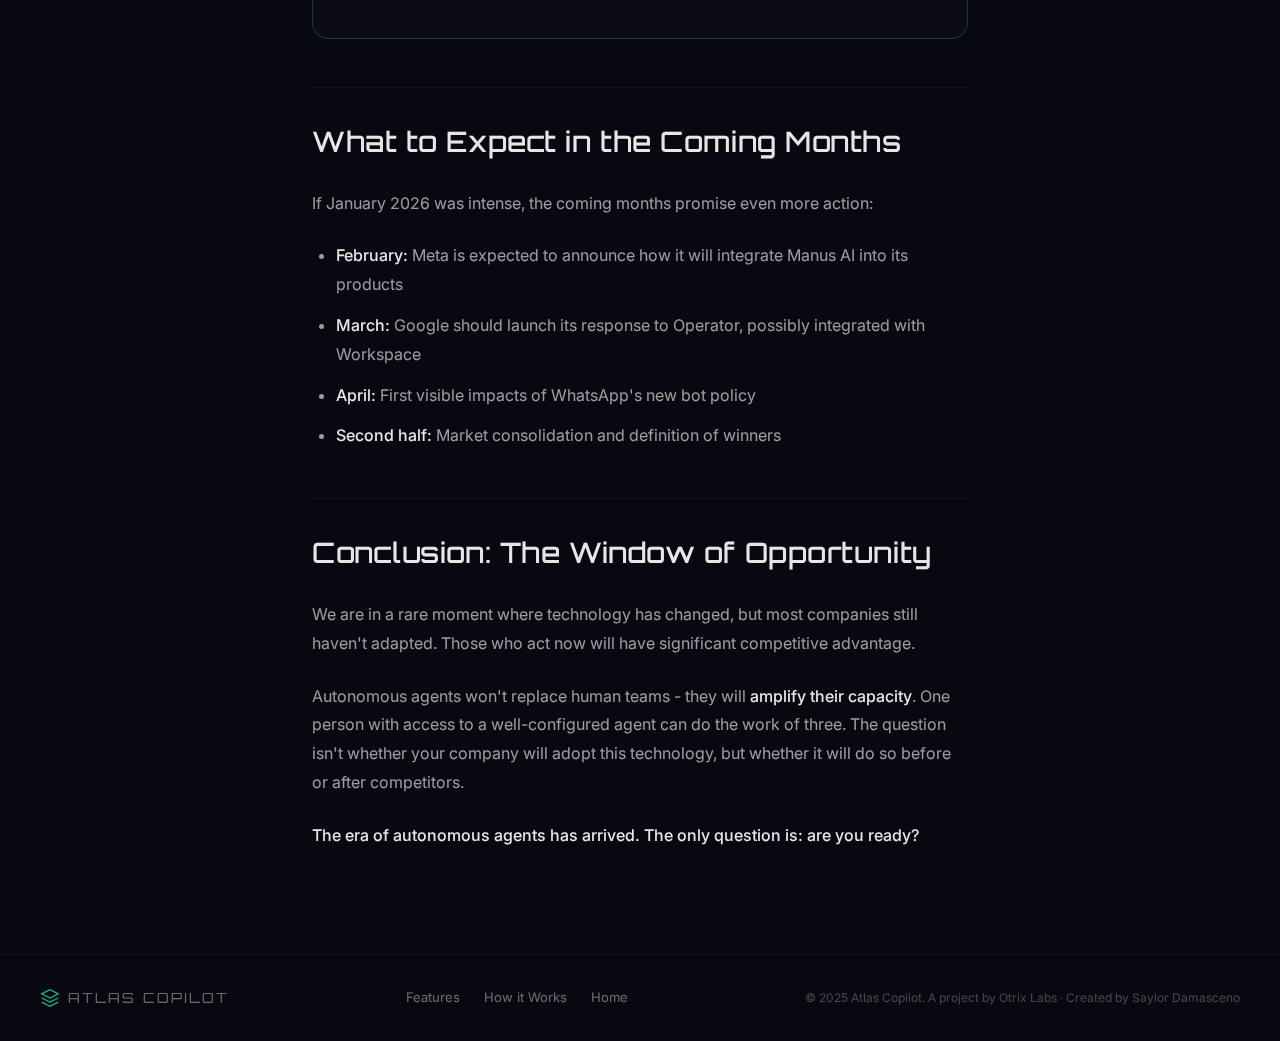
<file: blog/en/index.html>
<!DOCTYPE html>
<html lang="en">

<head>
  <!-- Google tag (gtag.js) -->
  <script async src="https://www.googletagmanager.com/gtag/js?id=G-X1QGDMKMTT"></script>
  <script>
    window.dataLayer = window.dataLayer || [];
    function gtag() { dataLayer.push(arguments); }
    gtag('js', new Date());
    gtag('config', 'G-X1QGDMKMTT');
    gtag('config', 'AW-975619354');
  </script>

  <meta charset="UTF-8">
  <meta name="viewport" content="width=device-width, initial-scale=1.0">
  <meta name="description"
    content="Meta acquires Manus AI for $2B, OpenAI launches Operator, autonomous agents market explodes to $52B. Learn how businesses can prepare for the AI revolution in 2026.">
  <meta name="keywords"
    content="autonomous AI agents, OpenClaw, MCP Protocol, WhatsApp Business, business automation, artificial intelligence 2026, Meta Manus AI, OpenAI Operator">
  <meta name="author" content="Saylor Gabriel">
  <meta name="robots" content="index, follow">
  <link rel="canonical" href="https://atlascopilot.com.br/blog/en/">

  <!-- Open Graph -->
  <meta property="og:title" content="The Era of Autonomous AI Agents Has Arrived: What Businesses Need to Know">
  <meta property="og:description"
    content="Meta acquires Manus AI for $2B, OpenAI launches Operator. Autonomous agents market explodes to $52B. Understand the revolution.">
  <meta property="og:type" content="article">
  <meta property="og:url" content="https://atlascopilot.com.br/blog/en/">
  <meta property="og:image" content="https://atlascopilot.com.br/og-image.png">
  <meta property="og:image:width" content="1200">
  <meta property="og:image:height" content="630">
  <meta property="og:image:type" content="image/png">
  <meta property="og:site_name" content="ATLAS COPILOT">
  <meta property="og:locale" content="en_US">
  <meta property="article:published_time" content="2026-01-30">
  <meta property="article:author" content="Saylor Gabriel">
  <meta property="article:section" content="Technology">
  <meta property="article:tag" content="Artificial Intelligence">
  <meta property="article:tag" content="Autonomous Agents">
  <meta property="article:tag" content="WhatsApp Business">

  <!-- Twitter Card -->
  <meta name="twitter:card" content="summary_large_image">
  <meta name="twitter:title" content="The Era of Autonomous AI Agents Has Arrived">
  <meta name="twitter:description"
    content="Meta acquires Manus AI for $2B, OpenAI launches Operator. Agents market explodes to $52B.">
  <meta name="twitter:image" content="https://atlascopilot.com.br/og-image.png">
  <meta name="twitter:creator" content="@sabordobrasil">

  <title>The Era of Autonomous AI Agents Has Arrived | ATLAS COPILOT Blog</title>

  <!-- Favicon -->
  <link rel="icon" type="image/png" sizes="32x32" href="/favicon-32.png">
  <link rel="icon" type="image/png" sizes="192x192" href="/favicon-192.png">
  <link rel="apple-touch-icon" href="/apple-touch-icon.png">

  <!-- Fonts -->
  <link rel="preconnect" href="https://fonts.googleapis.com">
  <link rel="preconnect" href="https://fonts.gstatic.com" crossorigin>
  <link
    href="https://fonts.googleapis.com/css2?family=Inter:wght@300;400;500;600&family=Orbitron:wght@400;500;600&display=swap"
    rel="stylesheet">

  <!-- Styles -->
  <link rel="stylesheet" href="../../styles.css">
  <style>
    /* Blog-specific styles */
    .blog-header {
      padding: var(--space-20) var(--space-8) var(--space-12);
      max-width: 800px;
      margin: 0 auto;
      text-align: center;
    }

    .blog-meta {
      display: flex;
      align-items: center;
      justify-content: center;
      gap: var(--space-4);
      margin-bottom: var(--space-6);
      flex-wrap: wrap;
    }

    .blog-date {
      display: flex;
      align-items: center;
      gap: var(--space-2);
      font-size: 13px;
      color: var(--text-muted);
    }

    .blog-date svg {
      width: 16px;
      height: 16px;
    }

    .blog-category {
      padding: var(--space-1) var(--space-3);
      background: var(--accent-10);
      border: 1px solid var(--accent-30);
      border-radius: var(--radius-full);
      font-size: 11px;
      font-weight: 500;
      letter-spacing: 0.1em;
      text-transform: uppercase;
      color: var(--accent-primary);
    }

    .blog-title {
      font-family: var(--font-display);
      font-size: clamp(28px, 5vw, 48px);
      font-weight: 500;
      letter-spacing: 0.02em;
      line-height: 1.2;
      color: var(--text-primary);
      margin-bottom: var(--space-6);
    }

    .blog-subtitle {
      font-size: 18px;
      line-height: 1.7;
      color: var(--text-secondary);
      max-width: 600px;
      margin: 0 auto;
    }

    .blog-content {
      max-width: 720px;
      margin: 0 auto;
      padding: 0 var(--space-8) var(--space-20);
    }

    .blog-content h2 {
      font-family: var(--font-display);
      font-size: 28px;
      font-weight: 500;
      letter-spacing: 0.02em;
      color: var(--text-primary);
      margin: var(--space-12) 0 var(--space-6);
      padding-top: var(--space-8);
      border-top: 1px solid var(--border-subtle);
    }

    .blog-content h2:first-of-type {
      border-top: none;
      padding-top: 0;
      margin-top: 0;
    }

    .blog-content h3 {
      font-size: 20px;
      font-weight: 500;
      color: var(--text-primary);
      margin: var(--space-8) 0 var(--space-4);
    }

    .blog-content p {
      font-size: 16px;
      line-height: 1.8;
      color: var(--text-secondary);
      margin-bottom: var(--space-6);
    }

    .blog-content strong {
      color: var(--text-primary);
      font-weight: 500;
    }

    .blog-content ul,
    .blog-content ol {
      margin: var(--space-4) 0 var(--space-6);
      padding-left: var(--space-6);
    }

    .blog-content li {
      font-size: 16px;
      line-height: 1.8;
      color: var(--text-secondary);
      margin-bottom: var(--space-3);
    }

    .blog-content a {
      color: var(--accent-primary);
      text-decoration: underline;
      text-underline-offset: 3px;
      transition: var(--transition-fast);
    }

    .blog-content a:hover {
      color: var(--accent-light);
    }

    .blog-content .btn-primary {
      color: var(--bg-primary);
      text-decoration: none;
    }

    .blog-content .btn-primary:hover {
      color: var(--bg-primary);
    }

    .lead-paragraph {
      font-size: 20px;
      line-height: 1.8;
      color: var(--text-primary);
      font-weight: 400;
      margin-bottom: var(--space-8);
      padding: var(--space-6);
      background: var(--bg-card);
      border-left: 3px solid var(--accent-primary);
      border-radius: 0 var(--radius-md) var(--radius-md) 0;
    }

    .highlight-box {
      background: var(--bg-card);
      border: 1px solid var(--border-default);
      border-radius: var(--radius-lg);
      padding: var(--space-6);
      margin: var(--space-8) 0;
    }

    .highlight-box h4 {
      font-family: var(--font-display);
      font-size: 14px;
      font-weight: 500;
      letter-spacing: 0.1em;
      text-transform: uppercase;
      color: var(--accent-primary);
      margin-bottom: var(--space-4);
    }

    .highlight-box ul {
      margin: 0;
      padding-left: var(--space-5);
    }

    .highlight-box li {
      margin-bottom: var(--space-2);
    }

    .stat-grid {
      display: grid;
      grid-template-columns: repeat(3, 1fr);
      gap: var(--space-4);
      margin: var(--space-8) 0;
    }

    .stat-card {
      background: var(--bg-card);
      border: 1px solid var(--border-default);
      border-radius: var(--radius-lg);
      padding: var(--space-5);
      text-align: center;
      transition: var(--transition-default);
    }

    .stat-card:hover {
      border-color: var(--border-hover);
      transform: translateY(-2px);
    }

    .stat-card .value {
      font-family: var(--font-display);
      font-size: 32px;
      font-weight: 600;
      color: var(--accent-primary);
      margin-bottom: var(--space-2);
    }

    .stat-card .label {
      font-size: 12px;
      color: var(--text-muted);
      letter-spacing: 0.05em;
    }

    .quote-block {
      position: relative;
      padding: var(--space-6) var(--space-8);
      margin: var(--space-8) 0;
      background: linear-gradient(135deg, var(--accent-10) 0%, transparent 100%);
      border-radius: var(--radius-lg);
      border-left: 4px solid var(--accent-primary);
    }

    .quote-block::before {
      content: '"';
      position: absolute;
      top: var(--space-2);
      left: var(--space-4);
      font-family: var(--font-display);
      font-size: 48px;
      color: var(--accent-30);
      line-height: 1;
    }

    .quote-block p {
      font-size: 18px;
      font-style: italic;
      color: var(--text-primary);
      margin-bottom: var(--space-3);
    }

    .quote-block cite {
      font-size: 13px;
      color: var(--text-muted);
      font-style: normal;
    }

    .blog-cta {
      background: var(--bg-card);
      border: 1px solid var(--accent-30);
      border-radius: var(--radius-xl);
      padding: var(--space-10);
      text-align: center;
      margin: var(--space-12) 0;
      position: relative;
      overflow: hidden;
    }

    .blog-cta::before {
      content: '';
      position: absolute;
      inset: 0;
      background: radial-gradient(circle at 50% 0%, var(--accent-10) 0%, transparent 60%);
      pointer-events: none;
    }

    .blog-cta h3 {
      font-family: var(--font-display);
      font-size: 24px;
      color: var(--text-primary);
      margin-bottom: var(--space-4);
      position: relative;
    }

    .blog-cta p {
      color: var(--text-secondary);
      margin-bottom: var(--space-6);
      position: relative;
    }

    .blog-cta .btn-primary {
      position: relative;
    }

    .timeline {
      position: relative;
      padding-left: var(--space-8);
      margin: var(--space-8) 0;
    }

    .timeline::before {
      content: '';
      position: absolute;
      left: 0;
      top: 0;
      bottom: 0;
      width: 2px;
      background: linear-gradient(180deg, var(--accent-primary) 0%, var(--accent-30) 100%);
    }

    .timeline-item {
      position: relative;
      padding-bottom: var(--space-6);
    }

    .timeline-item::before {
      content: '';
      position: absolute;
      left: calc(-1 * var(--space-8) - 4px);
      top: 6px;
      width: 10px;
      height: 10px;
      background: var(--accent-primary);
      border-radius: 50%;
      box-shadow: 0 0 10px var(--accent-30);
    }

    .timeline-date {
      font-size: 12px;
      font-weight: 500;
      color: var(--accent-primary);
      letter-spacing: 0.1em;
      text-transform: uppercase;
      margin-bottom: var(--space-2);
    }

    .timeline-title {
      font-size: 16px;
      font-weight: 500;
      color: var(--text-primary);
      margin-bottom: var(--space-2);
    }

    .timeline-desc {
      font-size: 14px;
      color: var(--text-secondary);
      line-height: 1.6;
    }

    .back-link {
      display: inline-flex;
      align-items: center;
      gap: var(--space-2);
      font-size: 13px;
      color: var(--text-muted);
      margin-bottom: var(--space-6);
      transition: var(--transition-fast);
    }

    .back-link:hover {
      color: var(--accent-primary);
    }

    .back-link svg {
      width: 16px;
      height: 16px;
    }

    .reading-time {
      display: flex;
      align-items: center;
      gap: var(--space-2);
      font-size: 13px;
      color: var(--text-muted);
    }

    .reading-time svg {
      width: 16px;
      height: 16px;
    }

    @media (max-width: 768px) {
      .blog-header {
        padding: var(--space-12) var(--space-4) var(--space-8);
      }

      .blog-content {
        padding: 0 var(--space-4) var(--space-12);
      }

      .stat-grid {
        grid-template-columns: 1fr;
      }

      .blog-content h2 {
        font-size: 24px;
      }

      .lead-paragraph {
        font-size: 18px;
        padding: var(--space-4);
      }
    }
  </style>
</head>

<body>
  <!-- Noise Overlay -->
  <div class="noise"></div>

  <!-- Gradient Background -->
  <div class="gradient-bg"></div>

  <!-- Navigation -->
  <nav class="nav">
    <div class="nav-brand">
      <a href="../../en/" style="display: flex; align-items: center; gap: var(--space-3);">
        <span class="brand-icon">
          <svg viewBox="0 0 24 24" fill="none" stroke="currentColor" stroke-width="1.5">
            <path d="M12 2L2 7l10 5 10-5-10-5z" />
            <path d="M2 17l10 5 10-5" />
            <path d="M2 12l10 5 10-5" />
          </svg>
        </span>
        <span class="brand-text">ATLAS COPILOT</span>
      </a>
    </div>
    <div class="nav-links">
      <a href="../../en/#features" class="nav-link">Features</a>
      <a href="../../en/#how-it-works" class="nav-link">How it Works</a>
      <a href="../../en/#use-cases" class="nav-link">For Whom</a>
    </div>
    <div class="nav-right">
      <div class="language-selector">
        <button class="lang-btn" aria-label="Select language">
          <svg viewBox="0 0 24 24" fill="none" stroke="currentColor" stroke-width="1.5">
            <circle cx="12" cy="12" r="10" />
            <path
              d="M2 12h20M12 2a15.3 15.3 0 0 1 4 10 15.3 15.3 0 0 1-4 10 15.3 15.3 0 0 1-4-10 15.3 15.3 0 0 1 4-10z" />
          </svg>
          <span>EN</span>
        </button>
        <div class="lang-dropdown">
          <a href="../" class="lang-option">
            <span class="lang-flag">PT</span>
            <span>Portugues</span>
          </a>
          <a href="./" class="lang-option active">
            <span class="lang-flag">EN</span>
            <span>English</span>
          </a>
          <a href="../es/" class="lang-option">
            <span class="lang-flag">ES</span>
            <span>Espanol</span>
          </a>
        </div>
      </div>
      <a href="../../en/#cta" class="nav-cta">
        <span>Get Started</span>
        <svg viewBox="0 0 24 24" fill="none" stroke="currentColor" stroke-width="2">
          <path d="M5 12h14M12 5l7 7-7 7" />
        </svg>
      </a>
    </div>
  </nav>

  <!-- Main Content -->
  <main class="main">
    <!-- Blog Header -->
    <header class="blog-header">
      <a href="../../en/" class="back-link">
        <svg viewBox="0 0 24 24" fill="none" stroke="currentColor" stroke-width="2">
          <path d="M19 12H5M12 19l-7-7 7-7" />
        </svg>
        Back to Home
      </a>

      <div class="blog-meta">
        <span class="blog-category">Artificial Intelligence</span>
        <span class="blog-date">
          <svg viewBox="0 0 24 24" fill="none" stroke="currentColor" stroke-width="2">
            <rect x="3" y="4" width="18" height="18" rx="2" ry="2"></rect>
            <line x1="16" y1="2" x2="16" y2="6"></line>
            <line x1="8" y1="2" x2="8" y2="6"></line>
            <line x1="3" y1="10" x2="21" y2="10"></line>
          </svg>
          January 30, 2026
        </span>
        <span class="reading-time">
          <svg viewBox="0 0 24 24" fill="none" stroke="currentColor" stroke-width="2">
            <circle cx="12" cy="12" r="10"></circle>
            <polyline points="12 6 12 12 16 14"></polyline>
          </svg>
          8 min read
        </span>
      </div>

      <h1 class="blog-title">The Era of Autonomous AI Agents Has Arrived: What Businesses Need to Know in 2026</h1>

      <p class="blog-subtitle">
        Meta acquires Manus AI for $2 billion, OpenAI integrates Operator into ChatGPT, and the
        autonomous agents market projects $52 billion by 2030. The revolution has begun.
      </p>
    </header>

    <!-- Blog Content -->
    <article class="blog-content">
      <p class="lead-paragraph">
        <strong>January 2026 marks an inflection point for artificial intelligence.</strong>
        In less than 30 days, Meta closed the acquisition of Manus AI for $2 billion, OpenAI launched
        Operator natively integrated into ChatGPT, and Anthropic saw its MCP protocol adopted
        by Google and Microsoft. For businesses, the message is clear: autonomous AI agents
        have gone from promise to competitive necessity.
      </p>

      <h2>What's Happening in January 2026</h2>

      <p>
        The speed of changes in the AI market this month has surprised even the most optimistic.
        Here's the timeline of major events:
      </p>

      <div class="timeline">
        <div class="timeline-item">
          <div class="timeline-date">January 08, 2026</div>
          <div class="timeline-title">Meta acquires Manus AI for $2 billion</div>
          <div class="timeline-desc">
            The Chinese startup that revolutionized autonomous agents was acquired by Meta,
            signaling big tech's heavy bet on intelligent automation.
          </div>
        </div>
        <div class="timeline-item">
          <div class="timeline-date">January 15, 2026</div>
          <div class="timeline-title">OpenAI launches Operator integrated into ChatGPT</div>
          <div class="timeline-desc">
            The CUA (Computer-Using Agent) is now available for Plus subscribers,
            achieving 38.1% on task automation benchmarks.
          </div>
        </div>
        <div class="timeline-item">
          <div class="timeline-date">January 22, 2026</div>
          <div class="timeline-title">Google and Microsoft adopt MCP protocol</div>
          <div class="timeline-desc">
            Anthropic's Model Context Protocol becomes the de facto standard for
            integration between AIs and external tools.
          </div>
        </div>
        <div class="timeline-item">
          <div class="timeline-date">January 28, 2026</div>
          <div class="timeline-title">Meta bans third-party chatbots from WhatsApp</div>
          <div class="timeline-desc">
            New policy restricts unauthorized bots, forcing companies to
            seek official solutions via WhatsApp Business API.
          </div>
        </div>
      </div>

      <h2>What Are Autonomous Agents and Why They Matter</h2>

      <p>
        Unlike traditional chatbots that only answer questions, <strong>autonomous agents
        execute complete tasks</strong>. They navigate websites, fill out forms, send emails,
        schedule meetings, and integrate systems - all without constant human intervention.
      </p>

      <p>
        Think of the difference between asking "what's the weather today?" and requesting "check the weather
        forecast for the week, adjust my outdoor meeting schedule as needed, and send a
        notice to participants if there's a chance of rain." The first is a chatbot. The second
        is an autonomous agent.
      </p>

      <div class="highlight-box">
        <h4>Leading Market Agents</h4>
        <ul>
          <li><strong>OpenClaw/Clawbot:</strong> Open-source with 60k+ GitHub stars, known as "Claude with hands"</li>
          <li><strong>Manus AI:</strong> Now owned by Meta, specialized in complex enterprise tasks</li>
          <li><strong>OpenAI Operator:</strong> Integrated into ChatGPT, uses CUA technology to control computers</li>
          <li><strong>Anthropic Claude + MCP:</strong> Open protocol that connects AI to any tool</li>
        </ul>
      </div>

      <h2>MCP: The Protocol That Changes Everything</h2>

      <p>
        The <strong>Model Context Protocol (MCP)</strong>, created by Anthropic in November 2024,
        solved a fundamental problem: how to connect AIs to external tools in a standardized way.
      </p>

      <p>
        Before MCP, each integration was a custom project. Now, with Google and Microsoft
        adopting the protocol, any developer can create connections that work with
        multiple AIs simultaneously. It's like USB for artificial intelligence - a universal
        connection standard.
      </p>

      <div class="quote-block">
        <p>
          By the end of 2026, 40% of enterprise applications will have some type of autonomous
          agent integrated into their workflows.
        </p>
        <cite>- Gartner, Technology Predictions 2026</cite>
      </div>

      <h2>The Numbers That Define the Moment</h2>

      <div class="stat-grid">
        <div class="stat-card">
          <div class="value">$52B</div>
          <div class="label">Projected market 2030</div>
        </div>
        <div class="stat-card">
          <div class="value">$7.8B</div>
          <div class="label">Current market 2026</div>
        </div>
        <div class="stat-card">
          <div class="value">3rd</div>
          <div class="label">Brazil in ChatGPT usage</div>
        </div>
      </div>

      <p>
        The growth from $7.8 billion to $52 billion in four years represents a CAGR of
        approximately 60%. For context: the smartphone market took a decade to
        achieve similar growth.
      </p>

      <h2>The Brazilian Challenge: WhatsApp and Meta's New Policy</h2>

      <p>
        Brazil is the <strong>third largest ChatGPT market in the world</strong> and the country where
        WhatsApp is practically synonymous with business communication. This creates a unique situation:
        high demand for automation, but on a platform that just restricted third-party bots.
      </p>

      <p>
        On January 28, 2026, Meta implemented new rules that <strong>ban unauthorized
        chatbots</strong> from WhatsApp. For companies that relied on informal solutions,
        this means:
      </p>

      <ul>
        <li>Migrating to official WhatsApp Business API (with costs and approval requirements)</li>
        <li>Seeking solutions that operate within platform rules</li>
        <li>Rethinking automation strategy for alternative channels</li>
      </ul>

      <h2>How Businesses Can Prepare</h2>

      <h3>1. Assess Your Automation Maturity</h3>
      <p>
        Before adopting autonomous agents, map your current processes. Which tasks are
        repetitive? Which involve multiple systems? Which consume qualified professionals'
        time on mechanical work?
      </p>

      <h3>2. Choose Native and Compatible Solutions</h3>
      <p>
        With WhatsApp's new policy, prioritize tools that operate via official APIs.
        Solutions using the WhatsApp Business API are protected from restrictions and offer
        more robust features.
      </p>

      <h3>3. Invest in MCP Integration</h3>
      <p>
        The MCP protocol is becoming standard. MCP-compatible tools will have
        competitive advantage because they can connect to multiple AIs and services without
        refactoring.
      </p>

      <h3>4. Start with Defined Use Cases</h3>
      <p>
        Don't try to automate everything at once. Choose a specific process - initial support,
        scheduling, or information retrieval - and implement it well before expanding.
      </p>

      <div class="blog-cta">
        <h3>ATLAS Was Built For This Moment</h3>
        <p>
          While other solutions rush to adapt, ATLAS was born compatible with
          WhatsApp and ready for the autonomous agents ecosystem. Context,
          monitoring, and automatic insights - right in your conversations.
        </p>
        <a href="../../en/#cta" class="btn-primary">
          <span>I want to try ATLAS</span>
          <svg viewBox="0 0 24 24" fill="none" stroke="currentColor" stroke-width="2">
            <path d="M5 12h14M12 5l7 7-7 7" />
          </svg>
        </a>
      </div>

      <h2>What to Expect in the Coming Months</h2>

      <p>
        If January 2026 was intense, the coming months promise even more action:
      </p>

      <ul>
        <li><strong>February:</strong> Meta is expected to announce how it will integrate Manus AI into its products</li>
        <li><strong>March:</strong> Google should launch its response to Operator, possibly integrated with Workspace</li>
        <li><strong>April:</strong> First visible impacts of WhatsApp's new bot policy</li>
        <li><strong>Second half:</strong> Market consolidation and definition of winners</li>
      </ul>

      <h2>Conclusion: The Window of Opportunity</h2>

      <p>
        We are in a rare moment where technology has changed, but most companies still
        haven't adapted. Those who act now will have significant competitive advantage.
      </p>

      <p>
        Autonomous agents won't replace human teams - they will <strong>amplify their
        capacity</strong>. One person with access to a well-configured agent can do
        the work of three. The question isn't whether your company will adopt this technology, but
        whether it will do so before or after competitors.
      </p>

      <p>
        <strong>The era of autonomous agents has arrived. The only question is: are you ready?</strong>
      </p>

    </article>
  </main>

  <!-- Footer -->
  <footer class="footer">
    <div class="footer-content">
      <div class="footer-brand">
        <span class="brand-icon">
          <svg viewBox="0 0 24 24" fill="none" stroke="currentColor" stroke-width="1.5">
            <path d="M12 2L2 7l10 5 10-5-10-5z" />
            <path d="M2 17l10 5 10-5" />
            <path d="M2 12l10 5 10-5" />
          </svg>
        </span>
        <span>ATLAS COPILOT</span>
      </div>

      <div class="footer-links">
        <a href="../../en/#features">Features</a>
        <a href="../../en/#how-it-works">How it Works</a>
        <a href="../../en/">Home</a>
      </div>

      <div class="footer-copy">
        <span>© 2025 Atlas Copilot. A project by <a href="https://otrixlabs.com.br" target="_blank" rel="noopener"
            class="author-link">Otrix Labs</a> · Created by <a href="https://saylorgabriel.github.io/saylordamasceno/"
            target="_blank" rel="noopener" class="author-link">Saylor Damasceno</a></span>
      </div>
    </div>
  </footer>

  <!-- Schema.org Structured Data for Article -->
  <script type="application/ld+json">
  {
    "@context": "https://schema.org",
    "@type": "Article",
    "headline": "The Era of Autonomous AI Agents Has Arrived: What Businesses Need to Know in 2026",
    "description": "Meta acquires Manus AI for $2B, OpenAI launches Operator, autonomous agents market explodes to $52B. Learn how businesses can prepare.",
    "image": "https://atlascopilot.com.br/og-image.png",
    "author": {
      "@type": "Person",
      "name": "Saylor Gabriel",
      "url": "https://saylorgabriel.github.io/saylordamasceno/"
    },
    "publisher": {
      "@type": "Organization",
      "name": "ATLAS COPILOT",
      "logo": {
        "@type": "ImageObject",
        "url": "https://atlascopilot.com.br/favicon-192.png"
      }
    },
    "datePublished": "2026-01-30",
    "dateModified": "2026-01-30",
    "mainEntityOfPage": {
      "@type": "WebPage",
      "@id": "https://atlascopilot.com.br/blog/en/"
    },
    "keywords": ["autonomous AI agents", "OpenClaw", "MCP Protocol", "WhatsApp Business", "business automation", "artificial intelligence 2026"],
    "articleSection": "Technology",
    "wordCount": 1800,
    "inLanguage": "en"
  }
  </script>
</body>

</html>
</file>
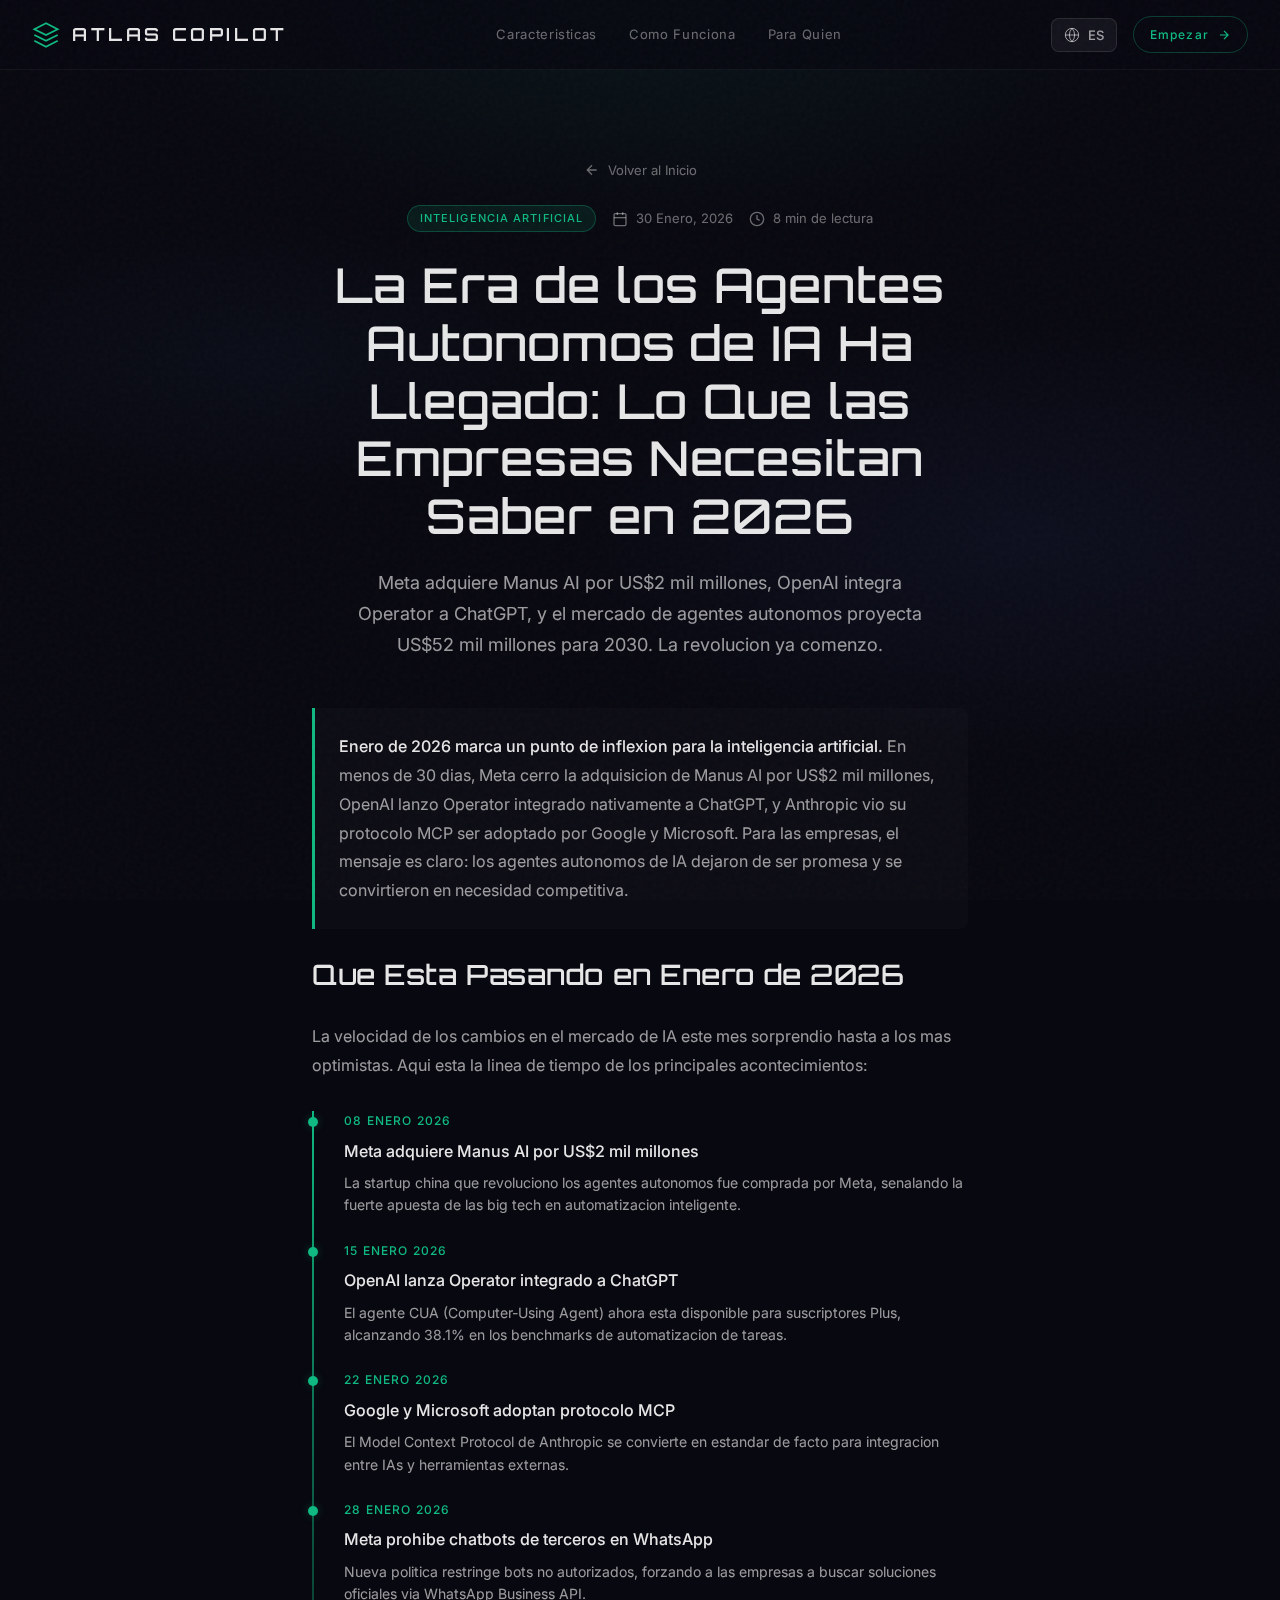
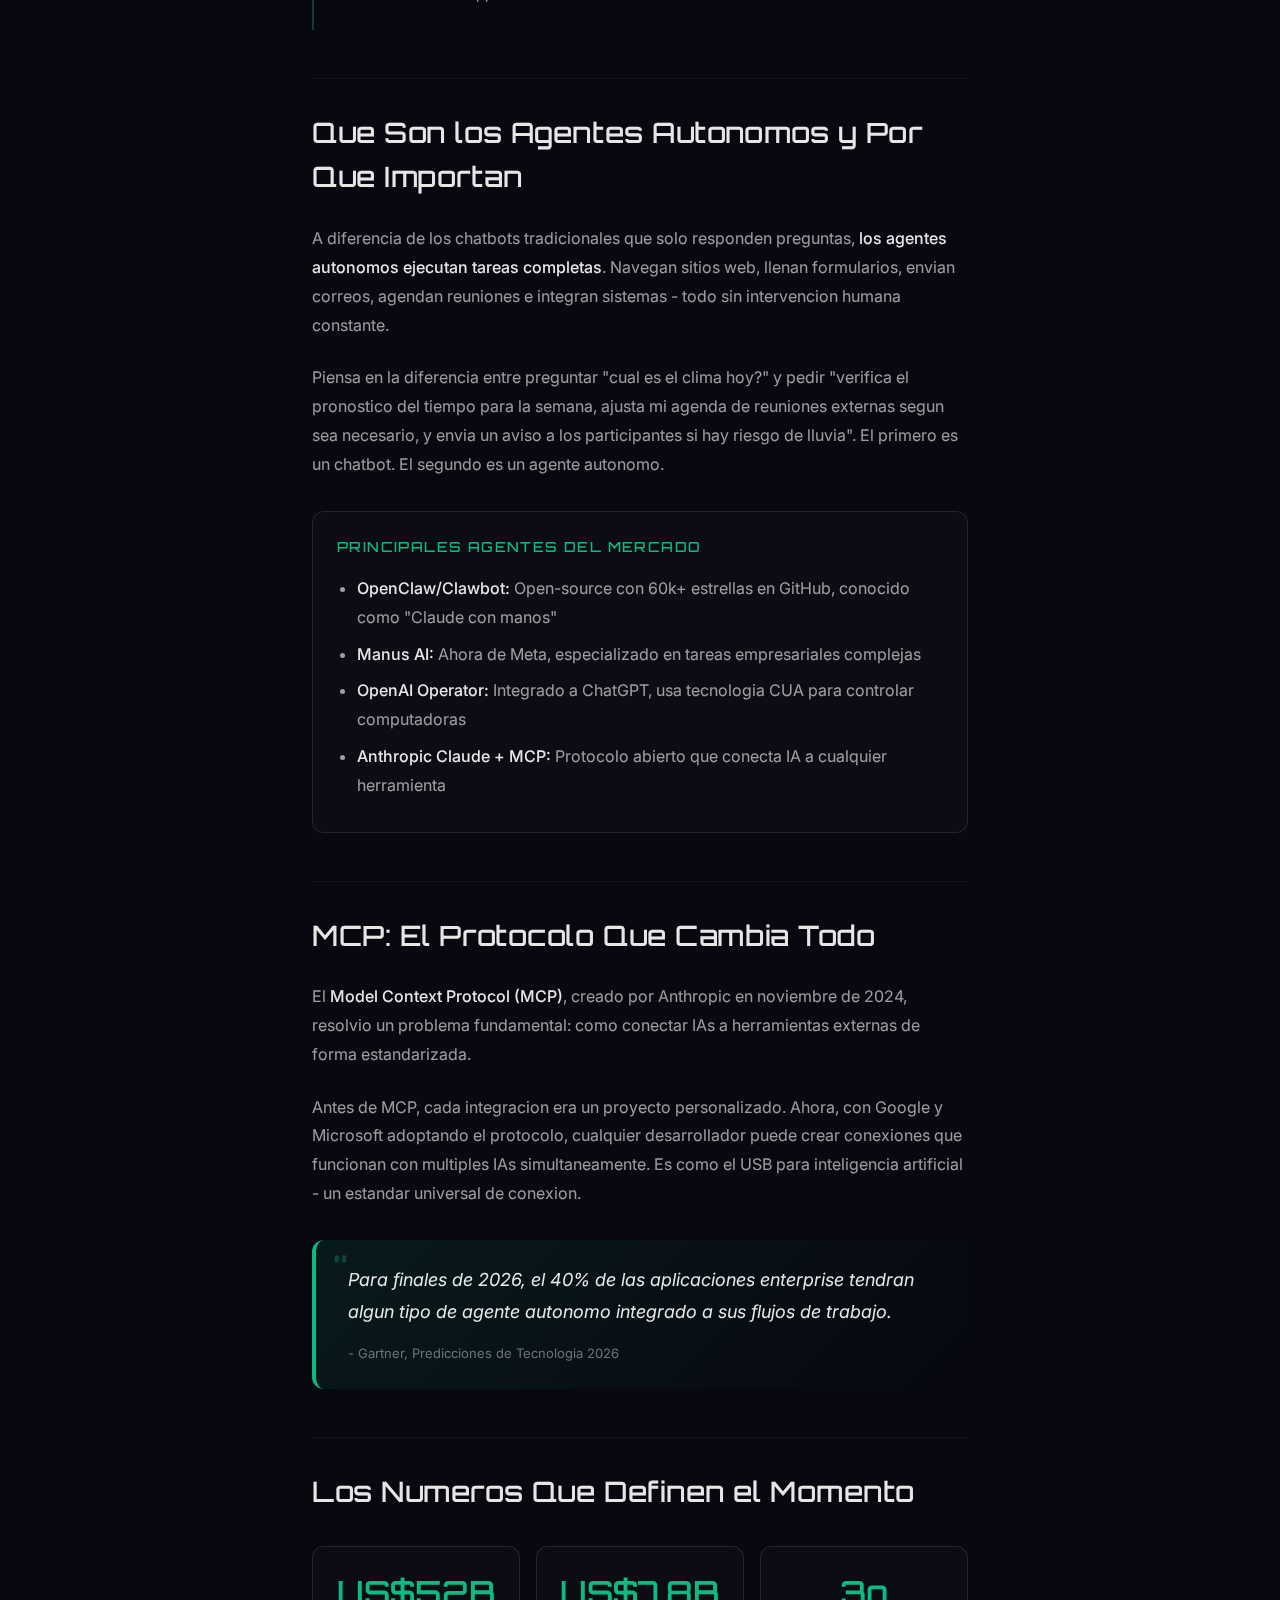
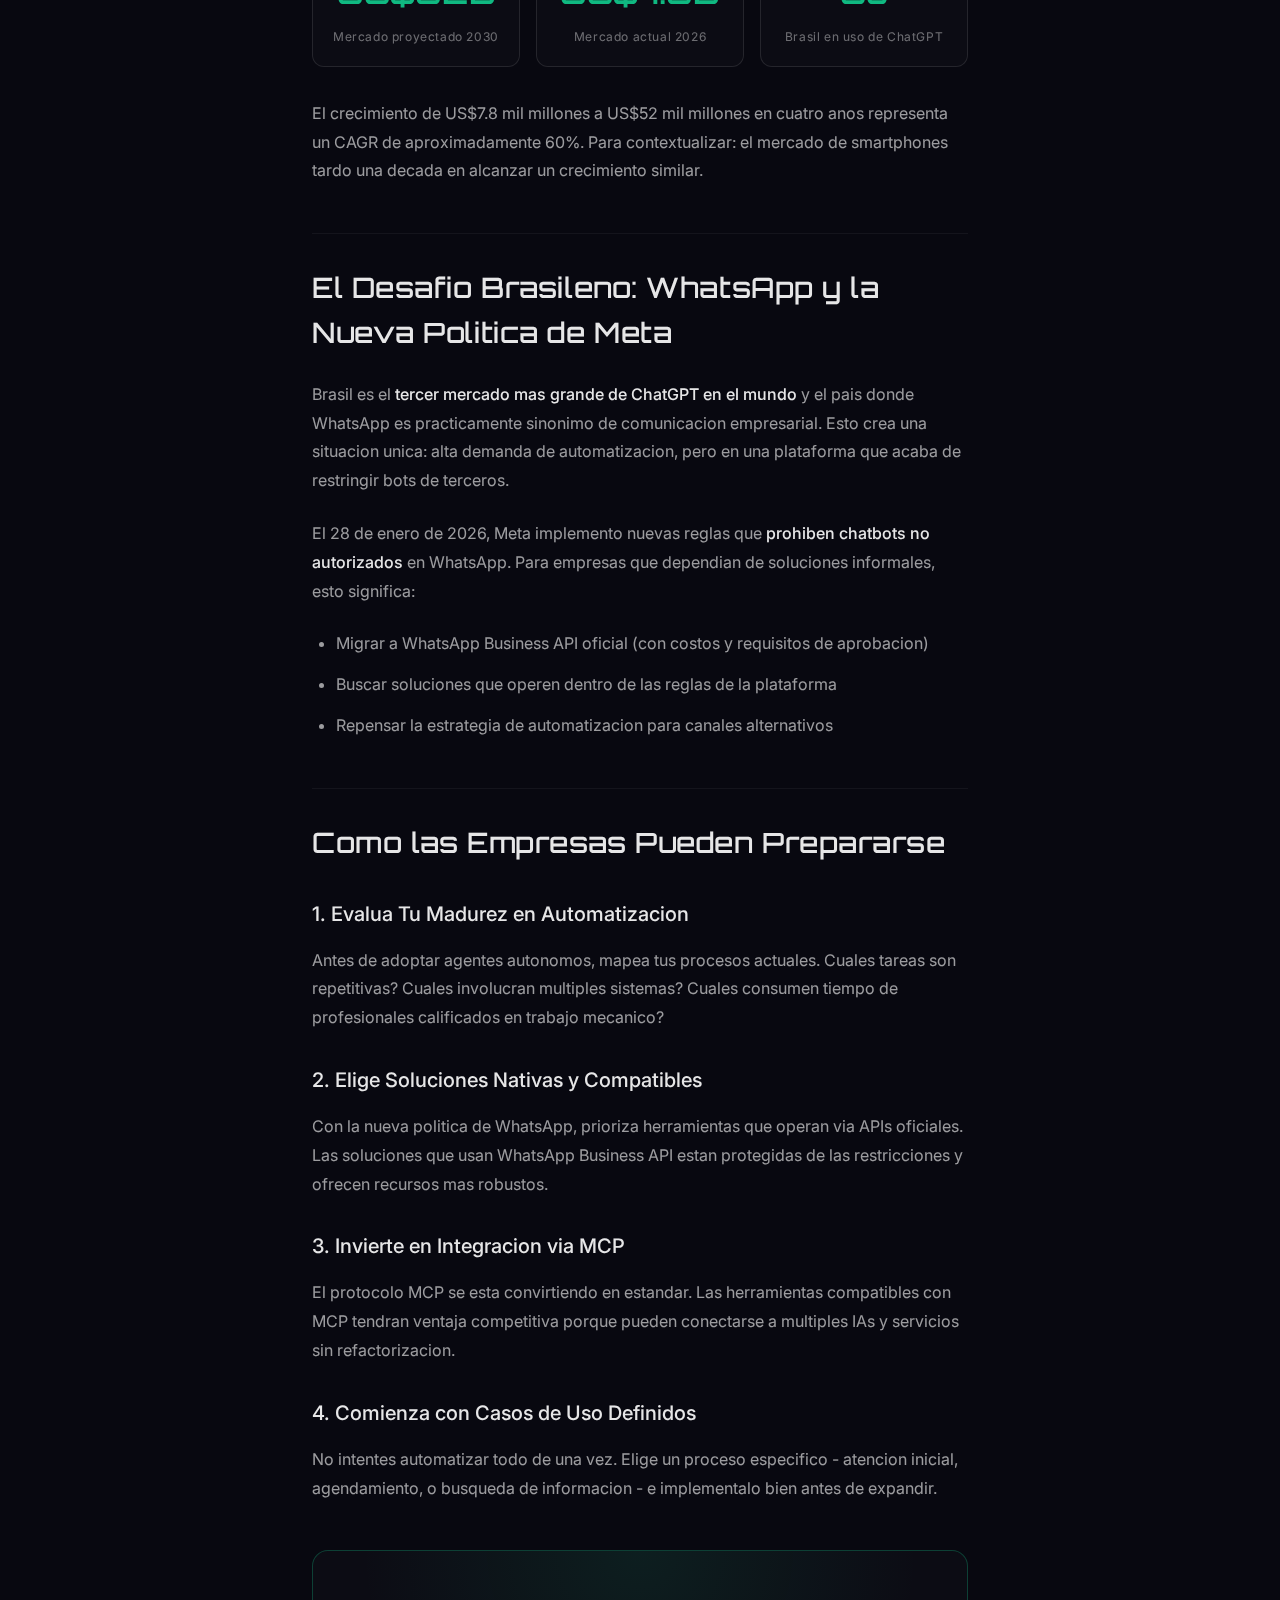
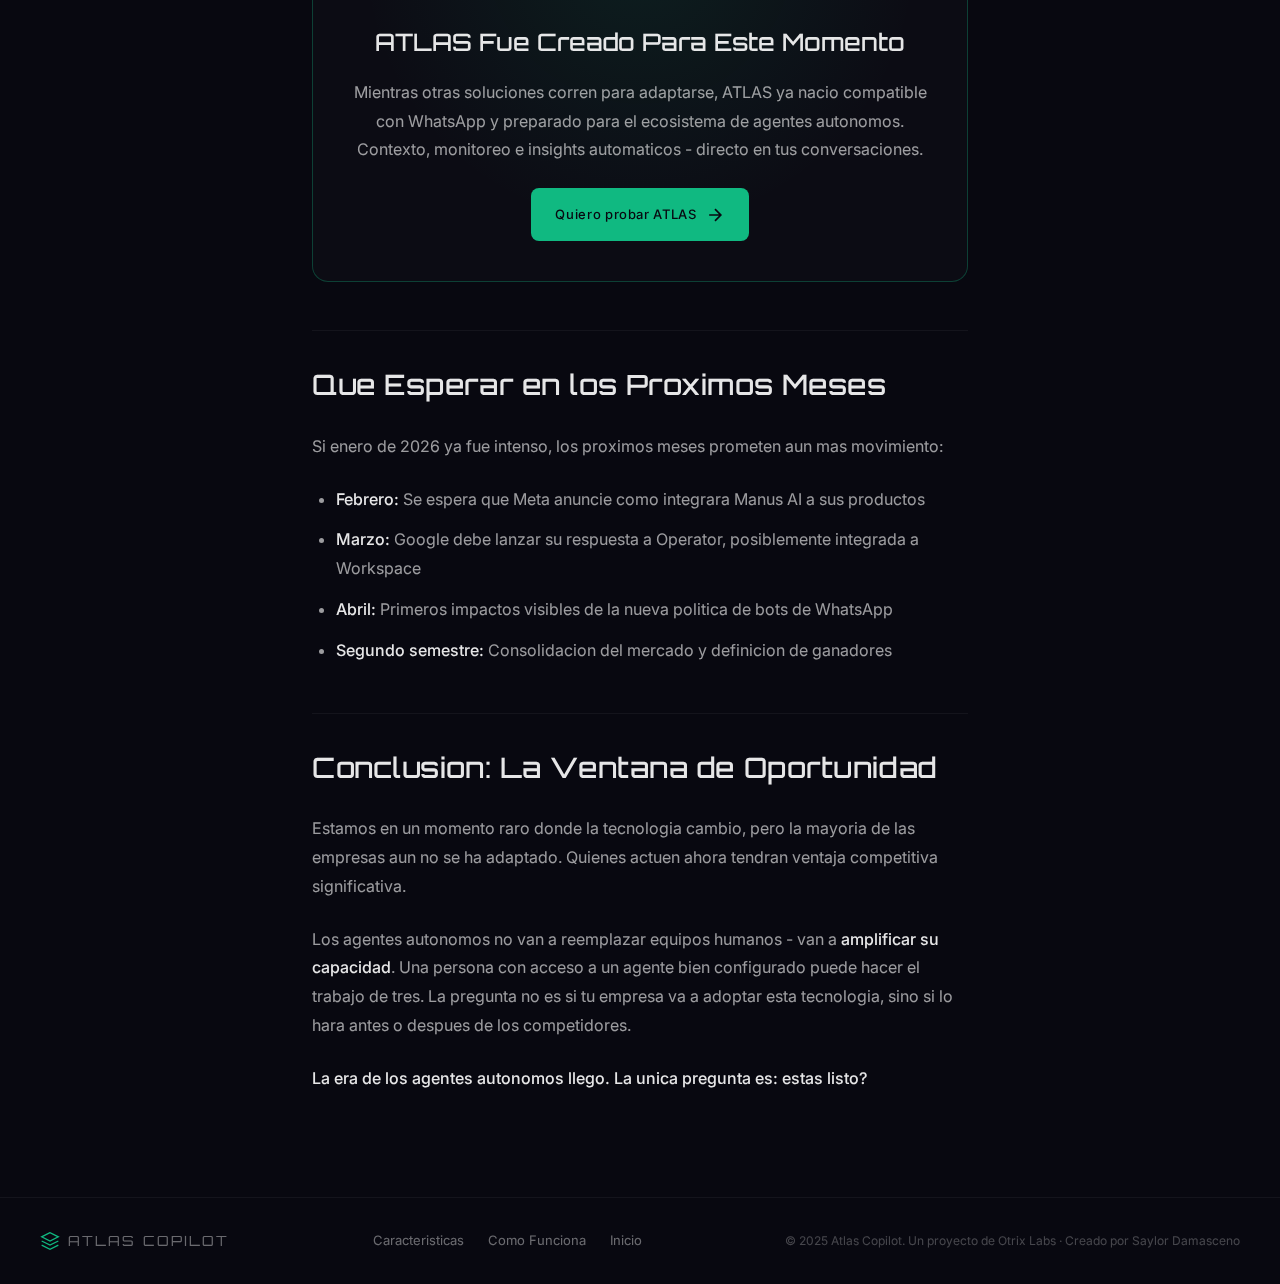
<file: blog/es/index.html>
<!DOCTYPE html>
<html lang="es">

<head>
  <!-- Google tag (gtag.js) -->
  <script async src="https://www.googletagmanager.com/gtag/js?id=G-X1QGDMKMTT"></script>
  <script>
    window.dataLayer = window.dataLayer || [];
    function gtag() { dataLayer.push(arguments); }
    gtag('js', new Date());
    gtag('config', 'G-X1QGDMKMTT');
    gtag('config', 'AW-975619354');
  </script>

  <meta charset="UTF-8">
  <meta name="viewport" content="width=device-width, initial-scale=1.0">
  <meta name="description"
    content="Meta adquiere Manus AI por US$2B, OpenAI lanza Operator, mercado de agentes autonomos explota a US$52B. Descubre como las empresas pueden prepararse para la revolucion de la IA en 2026.">
  <meta name="keywords"
    content="agentes autonomos IA, OpenClaw, MCP Protocol, WhatsApp Business, automatizacion empresarial, inteligencia artificial 2026, Meta Manus AI, OpenAI Operator">
  <meta name="author" content="Saylor Gabriel">
  <meta name="robots" content="index, follow">
  <link rel="canonical" href="https://atlascopilot.com.br/blog/es/">

  <!-- Open Graph -->
  <meta property="og:title" content="La Era de los Agentes Autonomos de IA Ha Llegado: Lo Que las Empresas Necesitan Saber">
  <meta property="og:description"
    content="Meta adquiere Manus AI por US$2B, OpenAI lanza Operator. Mercado de agentes autonomos explota a US$52B. Entiende la revolucion.">
  <meta property="og:type" content="article">
  <meta property="og:url" content="https://atlascopilot.com.br/blog/es/">
  <meta property="og:image" content="https://atlascopilot.com.br/og-image.png">
  <meta property="og:image:width" content="1200">
  <meta property="og:image:height" content="630">
  <meta property="og:image:type" content="image/png">
  <meta property="og:site_name" content="ATLAS COPILOT">
  <meta property="og:locale" content="es_ES">
  <meta property="article:published_time" content="2026-01-30">
  <meta property="article:author" content="Saylor Gabriel">
  <meta property="article:section" content="Tecnologia">
  <meta property="article:tag" content="Inteligencia Artificial">
  <meta property="article:tag" content="Agentes Autonomos">
  <meta property="article:tag" content="WhatsApp Business">

  <!-- Twitter Card -->
  <meta name="twitter:card" content="summary_large_image">
  <meta name="twitter:title" content="La Era de los Agentes Autonomos de IA Ha Llegado">
  <meta name="twitter:description"
    content="Meta adquiere Manus AI por US$2B, OpenAI lanza Operator. Mercado de agentes explota a US$52B.">
  <meta name="twitter:image" content="https://atlascopilot.com.br/og-image.png">
  <meta name="twitter:creator" content="@sabordobrasil">

  <title>La Era de los Agentes Autonomos de IA Ha Llegado | ATLAS COPILOT Blog</title>

  <!-- Favicon -->
  <link rel="icon" type="image/png" sizes="32x32" href="/favicon-32.png">
  <link rel="icon" type="image/png" sizes="192x192" href="/favicon-192.png">
  <link rel="apple-touch-icon" href="/apple-touch-icon.png">

  <!-- Fonts -->
  <link rel="preconnect" href="https://fonts.googleapis.com">
  <link rel="preconnect" href="https://fonts.gstatic.com" crossorigin>
  <link
    href="https://fonts.googleapis.com/css2?family=Inter:wght@300;400;500;600&family=Orbitron:wght@400;500;600&display=swap"
    rel="stylesheet">

  <!-- Styles -->
  <link rel="stylesheet" href="../../styles.css">
  <style>
    /* Blog-specific styles */
    .blog-header {
      padding: var(--space-20) var(--space-8) var(--space-12);
      max-width: 800px;
      margin: 0 auto;
      text-align: center;
    }

    .blog-meta {
      display: flex;
      align-items: center;
      justify-content: center;
      gap: var(--space-4);
      margin-bottom: var(--space-6);
      flex-wrap: wrap;
    }

    .blog-date {
      display: flex;
      align-items: center;
      gap: var(--space-2);
      font-size: 13px;
      color: var(--text-muted);
    }

    .blog-date svg {
      width: 16px;
      height: 16px;
    }

    .blog-category {
      padding: var(--space-1) var(--space-3);
      background: var(--accent-10);
      border: 1px solid var(--accent-30);
      border-radius: var(--radius-full);
      font-size: 11px;
      font-weight: 500;
      letter-spacing: 0.1em;
      text-transform: uppercase;
      color: var(--accent-primary);
    }

    .blog-title {
      font-family: var(--font-display);
      font-size: clamp(28px, 5vw, 48px);
      font-weight: 500;
      letter-spacing: 0.02em;
      line-height: 1.2;
      color: var(--text-primary);
      margin-bottom: var(--space-6);
    }

    .blog-subtitle {
      font-size: 18px;
      line-height: 1.7;
      color: var(--text-secondary);
      max-width: 600px;
      margin: 0 auto;
    }

    .blog-content {
      max-width: 720px;
      margin: 0 auto;
      padding: 0 var(--space-8) var(--space-20);
    }

    .blog-content h2 {
      font-family: var(--font-display);
      font-size: 28px;
      font-weight: 500;
      letter-spacing: 0.02em;
      color: var(--text-primary);
      margin: var(--space-12) 0 var(--space-6);
      padding-top: var(--space-8);
      border-top: 1px solid var(--border-subtle);
    }

    .blog-content h2:first-of-type {
      border-top: none;
      padding-top: 0;
      margin-top: 0;
    }

    .blog-content h3 {
      font-size: 20px;
      font-weight: 500;
      color: var(--text-primary);
      margin: var(--space-8) 0 var(--space-4);
    }

    .blog-content p {
      font-size: 16px;
      line-height: 1.8;
      color: var(--text-secondary);
      margin-bottom: var(--space-6);
    }

    .blog-content strong {
      color: var(--text-primary);
      font-weight: 500;
    }

    .blog-content ul,
    .blog-content ol {
      margin: var(--space-4) 0 var(--space-6);
      padding-left: var(--space-6);
    }

    .blog-content li {
      font-size: 16px;
      line-height: 1.8;
      color: var(--text-secondary);
      margin-bottom: var(--space-3);
    }

    .blog-content a {
      color: var(--accent-primary);
      text-decoration: underline;
      text-underline-offset: 3px;
      transition: var(--transition-fast);
    }

    .blog-content a:hover {
      color: var(--accent-light);
    }

    .blog-content .btn-primary {
      color: var(--bg-primary);
      text-decoration: none;
    }

    .blog-content .btn-primary:hover {
      color: var(--bg-primary);
    }

    .lead-paragraph {
      font-size: 20px;
      line-height: 1.8;
      color: var(--text-primary);
      font-weight: 400;
      margin-bottom: var(--space-8);
      padding: var(--space-6);
      background: var(--bg-card);
      border-left: 3px solid var(--accent-primary);
      border-radius: 0 var(--radius-md) var(--radius-md) 0;
    }

    .highlight-box {
      background: var(--bg-card);
      border: 1px solid var(--border-default);
      border-radius: var(--radius-lg);
      padding: var(--space-6);
      margin: var(--space-8) 0;
    }

    .highlight-box h4 {
      font-family: var(--font-display);
      font-size: 14px;
      font-weight: 500;
      letter-spacing: 0.1em;
      text-transform: uppercase;
      color: var(--accent-primary);
      margin-bottom: var(--space-4);
    }

    .highlight-box ul {
      margin: 0;
      padding-left: var(--space-5);
    }

    .highlight-box li {
      margin-bottom: var(--space-2);
    }

    .stat-grid {
      display: grid;
      grid-template-columns: repeat(3, 1fr);
      gap: var(--space-4);
      margin: var(--space-8) 0;
    }

    .stat-card {
      background: var(--bg-card);
      border: 1px solid var(--border-default);
      border-radius: var(--radius-lg);
      padding: var(--space-5);
      text-align: center;
      transition: var(--transition-default);
    }

    .stat-card:hover {
      border-color: var(--border-hover);
      transform: translateY(-2px);
    }

    .stat-card .value {
      font-family: var(--font-display);
      font-size: 32px;
      font-weight: 600;
      color: var(--accent-primary);
      margin-bottom: var(--space-2);
    }

    .stat-card .label {
      font-size: 12px;
      color: var(--text-muted);
      letter-spacing: 0.05em;
    }

    .quote-block {
      position: relative;
      padding: var(--space-6) var(--space-8);
      margin: var(--space-8) 0;
      background: linear-gradient(135deg, var(--accent-10) 0%, transparent 100%);
      border-radius: var(--radius-lg);
      border-left: 4px solid var(--accent-primary);
    }

    .quote-block::before {
      content: '"';
      position: absolute;
      top: var(--space-2);
      left: var(--space-4);
      font-family: var(--font-display);
      font-size: 48px;
      color: var(--accent-30);
      line-height: 1;
    }

    .quote-block p {
      font-size: 18px;
      font-style: italic;
      color: var(--text-primary);
      margin-bottom: var(--space-3);
    }

    .quote-block cite {
      font-size: 13px;
      color: var(--text-muted);
      font-style: normal;
    }

    .blog-cta {
      background: var(--bg-card);
      border: 1px solid var(--accent-30);
      border-radius: var(--radius-xl);
      padding: var(--space-10);
      text-align: center;
      margin: var(--space-12) 0;
      position: relative;
      overflow: hidden;
    }

    .blog-cta::before {
      content: '';
      position: absolute;
      inset: 0;
      background: radial-gradient(circle at 50% 0%, var(--accent-10) 0%, transparent 60%);
      pointer-events: none;
    }

    .blog-cta h3 {
      font-family: var(--font-display);
      font-size: 24px;
      color: var(--text-primary);
      margin-bottom: var(--space-4);
      position: relative;
    }

    .blog-cta p {
      color: var(--text-secondary);
      margin-bottom: var(--space-6);
      position: relative;
    }

    .blog-cta .btn-primary {
      position: relative;
    }

    .timeline {
      position: relative;
      padding-left: var(--space-8);
      margin: var(--space-8) 0;
    }

    .timeline::before {
      content: '';
      position: absolute;
      left: 0;
      top: 0;
      bottom: 0;
      width: 2px;
      background: linear-gradient(180deg, var(--accent-primary) 0%, var(--accent-30) 100%);
    }

    .timeline-item {
      position: relative;
      padding-bottom: var(--space-6);
    }

    .timeline-item::before {
      content: '';
      position: absolute;
      left: calc(-1 * var(--space-8) - 4px);
      top: 6px;
      width: 10px;
      height: 10px;
      background: var(--accent-primary);
      border-radius: 50%;
      box-shadow: 0 0 10px var(--accent-30);
    }

    .timeline-date {
      font-size: 12px;
      font-weight: 500;
      color: var(--accent-primary);
      letter-spacing: 0.1em;
      text-transform: uppercase;
      margin-bottom: var(--space-2);
    }

    .timeline-title {
      font-size: 16px;
      font-weight: 500;
      color: var(--text-primary);
      margin-bottom: var(--space-2);
    }

    .timeline-desc {
      font-size: 14px;
      color: var(--text-secondary);
      line-height: 1.6;
    }

    .back-link {
      display: inline-flex;
      align-items: center;
      gap: var(--space-2);
      font-size: 13px;
      color: var(--text-muted);
      margin-bottom: var(--space-6);
      transition: var(--transition-fast);
    }

    .back-link:hover {
      color: var(--accent-primary);
    }

    .back-link svg {
      width: 16px;
      height: 16px;
    }

    .reading-time {
      display: flex;
      align-items: center;
      gap: var(--space-2);
      font-size: 13px;
      color: var(--text-muted);
    }

    .reading-time svg {
      width: 16px;
      height: 16px;
    }

    @media (max-width: 768px) {
      .blog-header {
        padding: var(--space-12) var(--space-4) var(--space-8);
      }

      .blog-content {
        padding: 0 var(--space-4) var(--space-12);
      }

      .stat-grid {
        grid-template-columns: 1fr;
      }

      .blog-content h2 {
        font-size: 24px;
      }

      .lead-paragraph {
        font-size: 18px;
        padding: var(--space-4);
      }
    }
  </style>
</head>

<body>
  <!-- Noise Overlay -->
  <div class="noise"></div>

  <!-- Gradient Background -->
  <div class="gradient-bg"></div>

  <!-- Navigation -->
  <nav class="nav">
    <div class="nav-brand">
      <a href="../../es/" style="display: flex; align-items: center; gap: var(--space-3);">
        <span class="brand-icon">
          <svg viewBox="0 0 24 24" fill="none" stroke="currentColor" stroke-width="1.5">
            <path d="M12 2L2 7l10 5 10-5-10-5z" />
            <path d="M2 17l10 5 10-5" />
            <path d="M2 12l10 5 10-5" />
          </svg>
        </span>
        <span class="brand-text">ATLAS COPILOT</span>
      </a>
    </div>
    <div class="nav-links">
      <a href="../../es/#features" class="nav-link">Caracteristicas</a>
      <a href="../../es/#how-it-works" class="nav-link">Como Funciona</a>
      <a href="../../es/#use-cases" class="nav-link">Para Quien</a>
    </div>
    <div class="nav-right">
      <div class="language-selector">
        <button class="lang-btn" aria-label="Seleccionar idioma">
          <svg viewBox="0 0 24 24" fill="none" stroke="currentColor" stroke-width="1.5">
            <circle cx="12" cy="12" r="10" />
            <path
              d="M2 12h20M12 2a15.3 15.3 0 0 1 4 10 15.3 15.3 0 0 1-4 10 15.3 15.3 0 0 1-4-10 15.3 15.3 0 0 1 4-10z" />
          </svg>
          <span>ES</span>
        </button>
        <div class="lang-dropdown">
          <a href="../" class="lang-option">
            <span class="lang-flag">PT</span>
            <span>Portugues</span>
          </a>
          <a href="../en/" class="lang-option">
            <span class="lang-flag">EN</span>
            <span>English</span>
          </a>
          <a href="./" class="lang-option active">
            <span class="lang-flag">ES</span>
            <span>Espanol</span>
          </a>
        </div>
      </div>
      <a href="../../es/#cta" class="nav-cta">
        <span>Empezar</span>
        <svg viewBox="0 0 24 24" fill="none" stroke="currentColor" stroke-width="2">
          <path d="M5 12h14M12 5l7 7-7 7" />
        </svg>
      </a>
    </div>
  </nav>

  <!-- Main Content -->
  <main class="main">
    <!-- Blog Header -->
    <header class="blog-header">
      <a href="../../es/" class="back-link">
        <svg viewBox="0 0 24 24" fill="none" stroke="currentColor" stroke-width="2">
          <path d="M19 12H5M12 19l-7-7 7-7" />
        </svg>
        Volver al Inicio
      </a>

      <div class="blog-meta">
        <span class="blog-category">Inteligencia Artificial</span>
        <span class="blog-date">
          <svg viewBox="0 0 24 24" fill="none" stroke="currentColor" stroke-width="2">
            <rect x="3" y="4" width="18" height="18" rx="2" ry="2"></rect>
            <line x1="16" y1="2" x2="16" y2="6"></line>
            <line x1="8" y1="2" x2="8" y2="6"></line>
            <line x1="3" y1="10" x2="21" y2="10"></line>
          </svg>
          30 Enero, 2026
        </span>
        <span class="reading-time">
          <svg viewBox="0 0 24 24" fill="none" stroke="currentColor" stroke-width="2">
            <circle cx="12" cy="12" r="10"></circle>
            <polyline points="12 6 12 12 16 14"></polyline>
          </svg>
          8 min de lectura
        </span>
      </div>

      <h1 class="blog-title">La Era de los Agentes Autonomos de IA Ha Llegado: Lo Que las Empresas Necesitan Saber en 2026</h1>

      <p class="blog-subtitle">
        Meta adquiere Manus AI por US$2 mil millones, OpenAI integra Operator a ChatGPT, y el mercado
        de agentes autonomos proyecta US$52 mil millones para 2030. La revolucion ya comenzo.
      </p>
    </header>

    <!-- Blog Content -->
    <article class="blog-content">
      <p class="lead-paragraph">
        <strong>Enero de 2026 marca un punto de inflexion para la inteligencia artificial.</strong>
        En menos de 30 dias, Meta cerro la adquisicion de Manus AI por US$2 mil millones, OpenAI lanzo
        Operator integrado nativamente a ChatGPT, y Anthropic vio su protocolo MCP ser adoptado
        por Google y Microsoft. Para las empresas, el mensaje es claro: los agentes autonomos
        de IA dejaron de ser promesa y se convirtieron en necesidad competitiva.
      </p>

      <h2>Que Esta Pasando en Enero de 2026</h2>

      <p>
        La velocidad de los cambios en el mercado de IA este mes sorprendio hasta a los mas optimistas.
        Aqui esta la linea de tiempo de los principales acontecimientos:
      </p>

      <div class="timeline">
        <div class="timeline-item">
          <div class="timeline-date">08 Enero 2026</div>
          <div class="timeline-title">Meta adquiere Manus AI por US$2 mil millones</div>
          <div class="timeline-desc">
            La startup china que revoluciono los agentes autonomos fue comprada por Meta,
            senalando la fuerte apuesta de las big tech en automatizacion inteligente.
          </div>
        </div>
        <div class="timeline-item">
          <div class="timeline-date">15 Enero 2026</div>
          <div class="timeline-title">OpenAI lanza Operator integrado a ChatGPT</div>
          <div class="timeline-desc">
            El agente CUA (Computer-Using Agent) ahora esta disponible para suscriptores Plus,
            alcanzando 38.1% en los benchmarks de automatizacion de tareas.
          </div>
        </div>
        <div class="timeline-item">
          <div class="timeline-date">22 Enero 2026</div>
          <div class="timeline-title">Google y Microsoft adoptan protocolo MCP</div>
          <div class="timeline-desc">
            El Model Context Protocol de Anthropic se convierte en estandar de facto para
            integracion entre IAs y herramientas externas.
          </div>
        </div>
        <div class="timeline-item">
          <div class="timeline-date">28 Enero 2026</div>
          <div class="timeline-title">Meta prohibe chatbots de terceros en WhatsApp</div>
          <div class="timeline-desc">
            Nueva politica restringe bots no autorizados, forzando a las empresas a
            buscar soluciones oficiales via WhatsApp Business API.
          </div>
        </div>
      </div>

      <h2>Que Son los Agentes Autonomos y Por Que Importan</h2>

      <p>
        A diferencia de los chatbots tradicionales que solo responden preguntas, <strong>los agentes autonomos
        ejecutan tareas completas</strong>. Navegan sitios web, llenan formularios, envian correos,
        agendan reuniones e integran sistemas - todo sin intervencion humana constante.
      </p>

      <p>
        Piensa en la diferencia entre preguntar "cual es el clima hoy?" y pedir "verifica el pronostico del tiempo
        para la semana, ajusta mi agenda de reuniones externas segun sea necesario, y envia un
        aviso a los participantes si hay riesgo de lluvia". El primero es un chatbot. El segundo
        es un agente autonomo.
      </p>

      <div class="highlight-box">
        <h4>Principales Agentes del Mercado</h4>
        <ul>
          <li><strong>OpenClaw/Clawbot:</strong> Open-source con 60k+ estrellas en GitHub, conocido como "Claude con manos"</li>
          <li><strong>Manus AI:</strong> Ahora de Meta, especializado en tareas empresariales complejas</li>
          <li><strong>OpenAI Operator:</strong> Integrado a ChatGPT, usa tecnologia CUA para controlar computadoras</li>
          <li><strong>Anthropic Claude + MCP:</strong> Protocolo abierto que conecta IA a cualquier herramienta</li>
        </ul>
      </div>

      <h2>MCP: El Protocolo Que Cambia Todo</h2>

      <p>
        El <strong>Model Context Protocol (MCP)</strong>, creado por Anthropic en noviembre de 2024,
        resolvio un problema fundamental: como conectar IAs a herramientas externas de forma estandarizada.
      </p>

      <p>
        Antes de MCP, cada integracion era un proyecto personalizado. Ahora, con Google y Microsoft
        adoptando el protocolo, cualquier desarrollador puede crear conexiones que funcionan con
        multiples IAs simultaneamente. Es como el USB para inteligencia artificial - un estandar
        universal de conexion.
      </p>

      <div class="quote-block">
        <p>
          Para finales de 2026, el 40% de las aplicaciones enterprise tendran algun tipo de agente
          autonomo integrado a sus flujos de trabajo.
        </p>
        <cite>- Gartner, Predicciones de Tecnologia 2026</cite>
      </div>

      <h2>Los Numeros Que Definen el Momento</h2>

      <div class="stat-grid">
        <div class="stat-card">
          <div class="value">US$52B</div>
          <div class="label">Mercado proyectado 2030</div>
        </div>
        <div class="stat-card">
          <div class="value">US$7.8B</div>
          <div class="label">Mercado actual 2026</div>
        </div>
        <div class="stat-card">
          <div class="value">3o</div>
          <div class="label">Brasil en uso de ChatGPT</div>
        </div>
      </div>

      <p>
        El crecimiento de US$7.8 mil millones a US$52 mil millones en cuatro anos representa un CAGR de
        aproximadamente 60%. Para contextualizar: el mercado de smartphones tardo una decada en
        alcanzar un crecimiento similar.
      </p>

      <h2>El Desafio Brasileno: WhatsApp y la Nueva Politica de Meta</h2>

      <p>
        Brasil es el <strong>tercer mercado mas grande de ChatGPT en el mundo</strong> y el pais donde
        WhatsApp es practicamente sinonimo de comunicacion empresarial. Esto crea una situacion unica:
        alta demanda de automatizacion, pero en una plataforma que acaba de restringir bots de terceros.
      </p>

      <p>
        El 28 de enero de 2026, Meta implemento nuevas reglas que <strong>prohiben chatbots
        no autorizados</strong> en WhatsApp. Para empresas que dependian de soluciones informales,
        esto significa:
      </p>

      <ul>
        <li>Migrar a WhatsApp Business API oficial (con costos y requisitos de aprobacion)</li>
        <li>Buscar soluciones que operen dentro de las reglas de la plataforma</li>
        <li>Repensar la estrategia de automatizacion para canales alternativos</li>
      </ul>

      <h2>Como las Empresas Pueden Prepararse</h2>

      <h3>1. Evalua Tu Madurez en Automatizacion</h3>
      <p>
        Antes de adoptar agentes autonomos, mapea tus procesos actuales. Cuales tareas son
        repetitivas? Cuales involucran multiples sistemas? Cuales consumen tiempo de profesionales
        calificados en trabajo mecanico?
      </p>

      <h3>2. Elige Soluciones Nativas y Compatibles</h3>
      <p>
        Con la nueva politica de WhatsApp, prioriza herramientas que operan via APIs oficiales.
        Las soluciones que usan WhatsApp Business API estan protegidas de las restricciones y ofrecen
        recursos mas robustos.
      </p>

      <h3>3. Invierte en Integracion via MCP</h3>
      <p>
        El protocolo MCP se esta convirtiendo en estandar. Las herramientas compatibles con MCP tendran
        ventaja competitiva porque pueden conectarse a multiples IAs y servicios sin
        refactorizacion.
      </p>

      <h3>4. Comienza con Casos de Uso Definidos</h3>
      <p>
        No intentes automatizar todo de una vez. Elige un proceso especifico - atencion
        inicial, agendamiento, o busqueda de informacion - e implementalo bien antes de expandir.
      </p>

      <div class="blog-cta">
        <h3>ATLAS Fue Creado Para Este Momento</h3>
        <p>
          Mientras otras soluciones corren para adaptarse, ATLAS ya nacio compatible con
          WhatsApp y preparado para el ecosistema de agentes autonomos. Contexto,
          monitoreo e insights automaticos - directo en tus conversaciones.
        </p>
        <a href="../../es/#cta" class="btn-primary">
          <span>Quiero probar ATLAS</span>
          <svg viewBox="0 0 24 24" fill="none" stroke="currentColor" stroke-width="2">
            <path d="M5 12h14M12 5l7 7-7 7" />
          </svg>
        </a>
      </div>

      <h2>Que Esperar en los Proximos Meses</h2>

      <p>
        Si enero de 2026 ya fue intenso, los proximos meses prometen aun mas movimiento:
      </p>

      <ul>
        <li><strong>Febrero:</strong> Se espera que Meta anuncie como integrara Manus AI a sus productos</li>
        <li><strong>Marzo:</strong> Google debe lanzar su respuesta a Operator, posiblemente integrada a Workspace</li>
        <li><strong>Abril:</strong> Primeros impactos visibles de la nueva politica de bots de WhatsApp</li>
        <li><strong>Segundo semestre:</strong> Consolidacion del mercado y definicion de ganadores</li>
      </ul>

      <h2>Conclusion: La Ventana de Oportunidad</h2>

      <p>
        Estamos en un momento raro donde la tecnologia cambio, pero la mayoria de las empresas aun
        no se ha adaptado. Quienes actuen ahora tendran ventaja competitiva significativa.
      </p>

      <p>
        Los agentes autonomos no van a reemplazar equipos humanos - van a <strong>amplificar su
        capacidad</strong>. Una persona con acceso a un agente bien configurado puede hacer
        el trabajo de tres. La pregunta no es si tu empresa va a adoptar esta tecnologia, sino
        si lo hara antes o despues de los competidores.
      </p>

      <p>
        <strong>La era de los agentes autonomos llego. La unica pregunta es: estas listo?</strong>
      </p>

    </article>
  </main>

  <!-- Footer -->
  <footer class="footer">
    <div class="footer-content">
      <div class="footer-brand">
        <span class="brand-icon">
          <svg viewBox="0 0 24 24" fill="none" stroke="currentColor" stroke-width="1.5">
            <path d="M12 2L2 7l10 5 10-5-10-5z" />
            <path d="M2 17l10 5 10-5" />
            <path d="M2 12l10 5 10-5" />
          </svg>
        </span>
        <span>ATLAS COPILOT</span>
      </div>

      <div class="footer-links">
        <a href="../../es/#features">Caracteristicas</a>
        <a href="../../es/#how-it-works">Como Funciona</a>
        <a href="../../es/">Inicio</a>
      </div>

      <div class="footer-copy">
        <span>© 2025 Atlas Copilot. Un proyecto de <a href="https://otrixlabs.com.br" target="_blank" rel="noopener"
            class="author-link">Otrix Labs</a> · Creado por <a href="https://saylorgabriel.github.io/saylordamasceno/"
            target="_blank" rel="noopener" class="author-link">Saylor Damasceno</a></span>
      </div>
    </div>
  </footer>

  <!-- Schema.org Structured Data for Article -->
  <script type="application/ld+json">
  {
    "@context": "https://schema.org",
    "@type": "Article",
    "headline": "La Era de los Agentes Autonomos de IA Ha Llegado: Lo Que las Empresas Necesitan Saber en 2026",
    "description": "Meta adquiere Manus AI por US$2B, OpenAI lanza Operator, mercado de agentes autonomos explota a US$52B. Descubre como las empresas pueden prepararse.",
    "image": "https://atlascopilot.com.br/og-image.png",
    "author": {
      "@type": "Person",
      "name": "Saylor Gabriel",
      "url": "https://saylorgabriel.github.io/saylordamasceno/"
    },
    "publisher": {
      "@type": "Organization",
      "name": "ATLAS COPILOT",
      "logo": {
        "@type": "ImageObject",
        "url": "https://atlascopilot.com.br/favicon-192.png"
      }
    },
    "datePublished": "2026-01-30",
    "dateModified": "2026-01-30",
    "mainEntityOfPage": {
      "@type": "WebPage",
      "@id": "https://atlascopilot.com.br/blog/es/"
    },
    "keywords": ["agentes autonomos IA", "OpenClaw", "MCP Protocol", "WhatsApp Business", "automatizacion empresarial", "inteligencia artificial 2026"],
    "articleSection": "Tecnologia",
    "wordCount": 1800,
    "inLanguage": "es"
  }
  </script>
</body>

</html>
</file>
<file: styles.css>
/**
 * ATLAS Landing Page - Styles
 * ===========================
 * Following design-system.ts specifications
 * Aesthetic: Cyberpunk / Sci-Fi / Holographic
 * Theme: Dark with Emerald accents
 */

/* ============================================
   CSS VARIABLES (from design-system.ts)
   ============================================ */

:root {
  /* Background */
  --bg-primary: #080810;
  --bg-secondary: #0c0c18;
  --bg-card: rgba(255, 255, 255, 0.02);
  --bg-card-hover: rgba(255, 255, 255, 0.04);

  /* Text */
  --text-primary: rgba(255, 255, 255, 0.9);
  --text-secondary: rgba(255, 255, 255, 0.6);
  --text-muted: rgba(255, 255, 255, 0.4);
  --text-subtle: rgba(255, 255, 255, 0.25);
  --text-ghost: rgba(255, 255, 255, 0.2);

  /* Accent (Emerald) */
  --accent-primary: #10b981;
  --accent-light: #6ee7b7;
  --accent-lighter: #a7f3d0;
  --accent-dark: #065f46;
  --accent-darker: #064e3b;
  --accent-70: rgba(16, 185, 129, 0.7);
  --accent-60: rgba(16, 185, 129, 0.6);
  --accent-50: rgba(16, 185, 129, 0.5);
  --accent-30: rgba(16, 185, 129, 0.3);
  --accent-20: rgba(16, 185, 129, 0.2);
  --accent-10: rgba(16, 185, 129, 0.1);

  /* Borders */
  --border-default: rgba(255, 255, 255, 0.1);
  --border-hover: rgba(16, 185, 129, 0.3);
  --border-subtle: rgba(255, 255, 255, 0.05);

  /* Typography */
  --font-primary: 'Inter', -apple-system, BlinkMacSystemFont, 'Segoe UI', sans-serif;
  --font-display: 'Orbitron', monospace;
  --font-mono: ui-monospace, 'SF Mono', monospace;

  /* Spacing */
  --space-1: 4px;
  --space-2: 8px;
  --space-3: 12px;
  --space-4: 16px;
  --space-5: 20px;
  --space-6: 24px;
  --space-8: 32px;
  --space-10: 40px;
  --space-12: 48px;
  --space-16: 64px;
  --space-20: 80px;

  /* Border Radius */
  --radius-sm: 4px;
  --radius-md: 8px;
  --radius-lg: 12px;
  --radius-xl: 16px;
  --radius-full: 9999px;

  /* Transitions */
  --transition-default: all 0.3s cubic-bezier(0.25, 0.46, 0.45, 0.94);
  --transition-fast: all 0.15s ease-out;
  --transition-slow: all 0.6s cubic-bezier(0.25, 0.46, 0.45, 0.94);

  /* Z-Index */
  --z-base: 0;
  --z-content: 10;
  --z-overlay: 40;
  --z-hud: 50;
  --z-noise: 100;
  --z-cursor: 9999;
}

/* ============================================
   RESET & BASE
   ============================================ */

*, *::before, *::after {
  box-sizing: border-box;
  margin: 0;
  padding: 0;
}

html {
  scroll-behavior: smooth;
  -webkit-font-smoothing: antialiased;
  -moz-osx-font-smoothing: grayscale;
}

body {
  font-family: var(--font-primary);
  font-size: 15px;
  line-height: 1.6;
  color: var(--text-primary);
  background: var(--bg-primary);
  overflow-x: hidden;
  min-height: 100vh;
}

a {
  color: inherit;
  text-decoration: none;
}

button {
  font-family: inherit;
  cursor: pointer;
  border: none;
  background: none;
}

/* ============================================
   BACKGROUND EFFECTS
   ============================================ */

.noise {
  position: fixed;
  inset: 0;
  z-index: var(--z-noise);
  pointer-events: none;
  opacity: 0.03;
  background-image: url("data:image/svg+xml,%3Csvg viewBox='0 0 256 256' xmlns='http://www.w3.org/2000/svg'%3E%3Cfilter id='noise'%3E%3CfeTurbulence type='fractalNoise' baseFrequency='0.8' numOctaves='4' stitchTiles='stitch'/%3E%3C/filter%3E%3Crect width='100%25' height='100%25' filter='url(%23noise)'/%3E%3C/svg%3E");
}

.gradient-bg {
  position: fixed;
  inset: 0;
  z-index: -1;
  background:
    radial-gradient(ellipse 80% 50% at 50% 0%, rgba(16, 185, 129, 0.08) 0%, transparent 50%),
    radial-gradient(ellipse 60% 40% at 80% 60%, rgba(20, 25, 50, 0.4) 0%, transparent 60%),
    radial-gradient(ellipse 50% 30% at 20% 40%, rgba(15, 25, 40, 0.3) 0%, transparent 50%),
    var(--bg-primary);
}

.cursor-glow {
  position: fixed;
  width: 400px;
  height: 400px;
  border-radius: 50%;
  background: radial-gradient(circle, var(--accent-10) 0%, transparent 70%);
  pointer-events: none;
  z-index: var(--z-cursor);
  transform: translate(-50%, -50%);
  opacity: 0;
  transition: opacity 0.3s ease;
}

@media (hover: hover) {
  .cursor-glow.active {
    opacity: 1;
  }
}

/* ============================================
   NAVIGATION
   ============================================ */

.nav {
  position: fixed;
  top: 0;
  left: 0;
  right: 0;
  z-index: var(--z-hud);
  display: flex;
  align-items: center;
  justify-content: space-between;
  padding: var(--space-4) var(--space-8);
  background: rgba(8, 8, 16, 0.8);
  backdrop-filter: blur(12px);
  border-bottom: 1px solid var(--border-subtle);
}

.nav-brand {
  display: flex;
  align-items: center;
  gap: var(--space-3);
}

.brand-icon {
  width: 28px;
  height: 28px;
  color: var(--accent-primary);
}

.brand-icon svg {
  width: 100%;
  height: 100%;
}

.brand-text {
  font-family: var(--font-display);
  font-size: 18px;
  font-weight: 600;
  letter-spacing: 0.2em;
  color: var(--text-primary);
}

.nav-links {
  display: flex;
  gap: var(--space-8);
}

.nav-link {
  font-size: 13px;
  font-weight: 400;
  color: var(--text-muted);
  letter-spacing: 0.05em;
  transition: var(--transition-fast);
  position: relative;
}

.nav-link::after {
  content: '';
  position: absolute;
  bottom: -4px;
  left: 0;
  width: 0;
  height: 1px;
  background: var(--accent-primary);
  transition: var(--transition-default);
}

.nav-link:hover {
  color: var(--text-primary);
}

.nav-link:hover::after {
  width: 100%;
}

.nav-cta {
  display: flex;
  align-items: center;
  gap: var(--space-2);
  padding: var(--space-2) var(--space-4);
  font-size: 12px;
  font-weight: 500;
  letter-spacing: 0.1em;
  color: var(--accent-primary);
  border: 1px solid var(--accent-30);
  border-radius: var(--radius-full);
  transition: var(--transition-default);
}

.nav-cta svg {
  width: 14px;
  height: 14px;
  transition: transform 0.3s ease;
}

.nav-cta:hover {
  background: var(--accent-10);
  border-color: var(--accent-50);
}

.nav-cta:hover svg {
  transform: translateX(4px);
}

@media (max-width: 768px) {
  .nav {
    padding: var(--space-3) var(--space-4);
  }

  .nav-links {
    display: none;
  }
}

/* ============================================
   MAIN CONTENT
   ============================================ */

.main {
  padding-top: 80px;
}

/* ============================================
   HERO SECTION
   ============================================ */

.hero {
  min-height: calc(100vh - 80px);
  display: grid;
  grid-template-columns: 1fr 1fr;
  gap: var(--space-16);
  align-items: center;
  padding: var(--space-16) var(--space-8);
  max-width: 1400px;
  margin: 0 auto;
}

.hero-content {
  display: flex;
  flex-direction: column;
  gap: var(--space-6);
}

.hero-badge {
  display: inline-flex;
  align-items: center;
  gap: var(--space-2);
  padding: var(--space-2) var(--space-4);
  background: var(--bg-card);
  border: 1px solid var(--border-default);
  border-radius: var(--radius-full);
  width: fit-content;
  font-size: 11px;
  font-weight: 500;
  letter-spacing: 0.15em;
  text-transform: uppercase;
  color: var(--text-secondary);
}

.badge-dot {
  width: 6px;
  height: 6px;
  background: var(--accent-primary);
  border-radius: 50%;
  animation: pulse 2s ease-in-out infinite;
}

@keyframes pulse {
  0%, 100% { opacity: 1; transform: scale(1); }
  50% { opacity: 0.5; transform: scale(1.2); }
}

.hero-title {
  display: flex;
  flex-direction: column;
  gap: var(--space-1);
}

.title-line {
  font-family: var(--font-display);
  font-size: clamp(32px, 5vw, 56px);
  font-weight: 500;
  letter-spacing: 0.05em;
  line-height: 1.1;
  color: var(--text-primary);
}

.title-line.accent {
  color: var(--accent-primary);
  text-shadow: 0 0 40px var(--accent-30);
}

.hero-description {
  font-size: 16px;
  line-height: 1.8;
  color: var(--text-secondary);
  max-width: 480px;
}

.hero-actions {
  display: flex;
  gap: var(--space-4);
  margin-top: var(--space-4);
}

.btn-primary {
  display: inline-flex;
  align-items: center;
  gap: var(--space-2);
  padding: var(--space-4) var(--space-6);
  background: var(--accent-primary);
  color: var(--bg-primary);
  font-size: 13px;
  font-weight: 500;
  letter-spacing: 0.05em;
  border-radius: var(--radius-md);
  transition: var(--transition-default);
  position: relative;
  overflow: hidden;
}

.btn-primary::before {
  content: '';
  position: absolute;
  inset: 0;
  background: linear-gradient(90deg, transparent, rgba(255,255,255,0.2), transparent);
  transform: translateX(-100%);
  transition: transform 0.6s ease;
}

.btn-primary:hover::before {
  transform: translateX(100%);
}

.btn-primary svg {
  width: 16px;
  height: 16px;
  transition: transform 0.3s ease;
}

.btn-primary:hover {
  background: var(--accent-light);
  transform: translateY(-2px);
  box-shadow: 0 10px 30px var(--accent-30);
}

.btn-primary:hover svg {
  transform: translateX(4px);
}

.btn-secondary {
  display: inline-flex;
  align-items: center;
  gap: var(--space-2);
  padding: var(--space-4) var(--space-6);
  background: transparent;
  color: var(--text-secondary);
  font-size: 13px;
  font-weight: 500;
  letter-spacing: 0.05em;
  border: 1px solid var(--border-default);
  border-radius: var(--radius-md);
  transition: var(--transition-default);
}

.btn-secondary:hover {
  background: var(--bg-card);
  border-color: var(--border-hover);
  color: var(--text-primary);
}

.hero-stats {
  display: flex;
  align-items: center;
  gap: var(--space-6);
  margin-top: var(--space-8);
  padding-top: var(--space-8);
  border-top: 1px solid var(--border-subtle);
}

.stat {
  display: flex;
  flex-direction: column;
  gap: var(--space-1);
}

.stat-value {
  font-family: var(--font-display);
  font-size: 24px;
  font-weight: 500;
  color: var(--accent-primary);
  letter-spacing: 0.05em;
}

.stat-label {
  font-size: 11px;
  font-weight: 500;
  letter-spacing: 0.15em;
  text-transform: uppercase;
  color: var(--text-muted);
}

.stat-divider {
  width: 1px;
  height: 40px;
  background: var(--border-default);
}

/* Hero Visual */
.hero-visual {
  position: relative;
  display: flex;
  justify-content: center;
  align-items: center;
}

.terminal {
  width: 100%;
  max-width: 400px;
  background: var(--bg-card);
  border: 1px solid var(--border-default);
  border-radius: var(--radius-lg);
  overflow: hidden;
  box-shadow:
    0 0 0 1px var(--border-subtle),
    0 20px 60px rgba(0, 0, 0, 0.4);
  animation: float 6s ease-in-out infinite;
}

@keyframes float {
  0%, 100% { transform: translateY(0); }
  50% { transform: translateY(-10px); }
}

.terminal-header {
  display: flex;
  align-items: center;
  gap: var(--space-4);
  padding: var(--space-3) var(--space-4);
  background: rgba(255, 255, 255, 0.02);
  border-bottom: 1px solid var(--border-subtle);
}

.terminal-dots {
  display: flex;
  gap: var(--space-2);
}

.terminal-dots span {
  width: 10px;
  height: 10px;
  border-radius: 50%;
  background: var(--text-subtle);
}

.terminal-dots span:first-child { background: #ef4444; }
.terminal-dots span:nth-child(2) { background: #f59e0b; }
.terminal-dots span:last-child { background: #10b981; }

.terminal-title {
  font-size: 12px;
  font-weight: 500;
  color: var(--text-muted);
  letter-spacing: 0.05em;
}

.terminal-body {
  padding: var(--space-4);
  display: flex;
  flex-direction: column;
  gap: var(--space-3);
  min-height: 200px;
}

.message {
  display: flex;
  flex-direction: column;
  gap: var(--space-1);
  padding: var(--space-3) var(--space-4);
  border-radius: var(--radius-md);
  max-width: 90%;
  animation: messageIn 0.5s ease-out;
}

@keyframes messageIn {
  from {
    opacity: 0;
    transform: translateY(10px);
  }
  to {
    opacity: 1;
    transform: translateY(0);
  }
}

.message.incoming {
  background: rgba(255, 255, 255, 0.05);
  align-self: flex-start;
}

.message.outgoing {
  background: var(--accent-20);
  align-self: flex-end;
  border: 1px solid var(--accent-30);
}

.message-author {
  font-size: 11px;
  font-weight: 600;
  color: var(--accent-primary);
  letter-spacing: 0.05em;
}

.message.incoming .message-author {
  color: var(--text-muted);
}

.message-text {
  font-size: 13px;
  color: var(--text-primary);
  line-height: 1.5;
}

.message-time {
  font-size: 10px;
  color: var(--text-subtle);
  align-self: flex-end;
}

.typing-indicator {
  display: flex;
  gap: 4px;
  padding: 4px 0;
}

.typing-indicator span {
  width: 6px;
  height: 6px;
  background: var(--accent-primary);
  border-radius: 50%;
  animation: typing 1.4s ease-in-out infinite;
}

.typing-indicator span:nth-child(2) { animation-delay: 0.2s; }
.typing-indicator span:nth-child(3) { animation-delay: 0.4s; }

@keyframes typing {
  0%, 60%, 100% { transform: translateY(0); opacity: 0.4; }
  30% { transform: translateY(-6px); opacity: 1; }
}

/* Floating Cards */
.floating-card {
  position: absolute;
  display: flex;
  align-items: center;
  gap: var(--space-2);
  padding: var(--space-3) var(--space-4);
  background: var(--bg-card);
  border: 1px solid var(--border-default);
  border-radius: var(--radius-md);
  font-size: 12px;
  font-weight: 500;
  color: var(--text-secondary);
  backdrop-filter: blur(8px);
  box-shadow: 0 10px 30px rgba(0, 0, 0, 0.3);
}

.floating-card svg {
  width: 16px;
  height: 16px;
  color: var(--accent-primary);
}

.fc-1 {
  top: 10%;
  right: 5%;
  animation: floatCard1 8s ease-in-out infinite;
}

.fc-2 {
  bottom: 30%;
  left: 0;
  animation: floatCard2 7s ease-in-out infinite;
}

.fc-3 {
  bottom: 10%;
  right: 10%;
  animation: floatCard3 9s ease-in-out infinite;
}

@keyframes floatCard1 {
  0%, 100% { transform: translate(0, 0) rotate(0deg); }
  50% { transform: translate(-10px, -15px) rotate(2deg); }
}

@keyframes floatCard2 {
  0%, 100% { transform: translate(0, 0) rotate(0deg); }
  50% { transform: translate(10px, -10px) rotate(-2deg); }
}

@keyframes floatCard3 {
  0%, 100% { transform: translate(0, 0) rotate(0deg); }
  50% { transform: translate(-5px, -20px) rotate(1deg); }
}

@media (max-width: 1024px) {
  .hero {
    grid-template-columns: 1fr;
    text-align: center;
    gap: var(--space-12);
  }

  .hero-content {
    align-items: center;
  }

  .hero-description {
    max-width: 600px;
  }

  .hero-stats {
    justify-content: center;
  }

  .hero-visual {
    order: -1;
  }

  .floating-card {
    display: none;
  }
}

@media (max-width: 640px) {
  .hero {
    padding: var(--space-8) var(--space-4);
  }

  .hero-actions {
    flex-direction: column;
    width: 100%;
  }

  .btn-primary, .btn-secondary {
    width: 100%;
    justify-content: center;
  }
}

/* ============================================
   SECTION STYLES
   ============================================ */

section {
  padding: var(--space-20) var(--space-8);
  max-width: 1200px;
  margin: 0 auto;
}

.section-header {
  text-align: center;
  margin-bottom: var(--space-16);
}

.section-tag {
  display: inline-block;
  font-size: 11px;
  font-weight: 500;
  letter-spacing: 0.2em;
  text-transform: uppercase;
  color: var(--accent-primary);
  margin-bottom: var(--space-4);
}

.section-title {
  font-family: var(--font-display);
  font-size: clamp(28px, 4vw, 40px);
  font-weight: 500;
  letter-spacing: 0.05em;
  color: var(--text-primary);
  margin-bottom: var(--space-4);
}

.section-description {
  font-size: 16px;
  color: var(--text-secondary);
  max-width: 500px;
  margin: 0 auto;
}

/* ============================================
   FEATURES SECTION
   ============================================ */

.features-grid {
  display: grid;
  grid-template-columns: repeat(3, 1fr);
  gap: var(--space-6);
}

.feature-card {
  position: relative;
  padding: var(--space-8);
  background: var(--bg-card);
  border: 1px solid var(--border-default);
  border-radius: var(--radius-lg);
  transition: var(--transition-default);
  overflow: hidden;
}

.feature-card::before {
  content: '';
  position: absolute;
  top: 0;
  left: 0;
  right: 0;
  height: 2px;
  background: linear-gradient(90deg, transparent, var(--accent-primary), transparent);
  opacity: 0;
  transition: opacity 0.3s ease;
}

.feature-card:hover {
  background: var(--bg-card-hover);
  border-color: var(--border-hover);
  transform: translateY(-4px);
}

.feature-card:hover::before {
  opacity: 1;
}

.feature-icon {
  width: 48px;
  height: 48px;
  display: flex;
  align-items: center;
  justify-content: center;
  background: var(--accent-10);
  border-radius: var(--radius-md);
  margin-bottom: var(--space-5);
  transition: var(--transition-default);
}

.feature-icon svg {
  width: 24px;
  height: 24px;
  color: var(--accent-primary);
}

.feature-card:hover .feature-icon {
  background: var(--accent-20);
  transform: scale(1.05);
}

.feature-title {
  font-size: 18px;
  font-weight: 500;
  color: var(--text-primary);
  margin-bottom: var(--space-3);
}

.feature-description {
  font-size: 14px;
  line-height: 1.7;
  color: var(--text-secondary);
  margin-bottom: var(--space-4);
}

.feature-tag {
  display: inline-block;
  padding: var(--space-1) var(--space-3);
  background: var(--accent-10);
  border-radius: var(--radius-full);
  font-size: 11px;
  font-weight: 500;
  color: var(--accent-primary);
  letter-spacing: 0.05em;
}

@media (max-width: 1024px) {
  .features-grid {
    grid-template-columns: repeat(2, 1fr);
  }
}

@media (max-width: 640px) {
  .features-grid {
    grid-template-columns: 1fr;
  }
}

/* ============================================
   HOW IT WORKS SECTION
   ============================================ */

.workflow {
  display: flex;
  flex-direction: column;
  gap: var(--space-2);
  max-width: 600px;
  margin: 0 auto var(--space-16);
}

.workflow-step {
  display: grid;
  grid-template-columns: auto 1fr auto;
  gap: var(--space-6);
  align-items: center;
  padding: var(--space-6);
  background: var(--bg-card);
  border: 1px solid var(--border-default);
  border-radius: var(--radius-lg);
  transition: var(--transition-default);
}

.workflow-step:hover {
  background: var(--bg-card-hover);
  border-color: var(--border-hover);
}

.step-number {
  font-family: var(--font-display);
  font-size: 32px;
  font-weight: 600;
  color: var(--accent-30);
  letter-spacing: 0.1em;
}

.workflow-step:hover .step-number {
  color: var(--accent-50);
}

.step-content h3 {
  font-size: 16px;
  font-weight: 500;
  color: var(--text-primary);
  margin-bottom: var(--space-1);
}

.step-content p {
  font-size: 13px;
  color: var(--text-secondary);
}

.step-visual {
  display: flex;
  align-items: center;
}

.step-visual code {
  padding: var(--space-2) var(--space-3);
  background: var(--bg-secondary);
  border: 1px solid var(--border-default);
  border-radius: var(--radius-sm);
  font-family: var(--font-mono);
  font-size: 11px;
  color: var(--accent-light);
}

.processing-animation {
  display: flex;
  gap: 6px;
}

.proc-dot {
  width: 8px;
  height: 8px;
  background: var(--accent-primary);
  border-radius: 50%;
  animation: procPulse 1.5s ease-in-out infinite;
}

.proc-dot:nth-child(2) { animation-delay: 0.2s; }
.proc-dot:nth-child(3) { animation-delay: 0.4s; }

@keyframes procPulse {
  0%, 100% { opacity: 0.3; transform: scale(0.8); }
  50% { opacity: 1; transform: scale(1.2); }
}

.response-badge {
  padding: var(--space-2) var(--space-3);
  background: var(--accent-20);
  border: 1px solid var(--accent-30);
  border-radius: var(--radius-sm);
  font-size: 12px;
  font-weight: 500;
  color: var(--accent-primary);
}

.workflow-connector {
  display: flex;
  justify-content: center;
  padding: var(--space-2) 0;
  color: var(--text-subtle);
}

.workflow-connector svg {
  width: 20px;
  height: 20px;
  animation: bounce 2s ease-in-out infinite;
}

@keyframes bounce {
  0%, 100% { transform: translateY(0); }
  50% { transform: translateY(4px); }
}

/* Commands Showcase */
.commands-showcase {
  text-align: center;
}

.commands-title {
  font-size: 14px;
  font-weight: 500;
  color: var(--text-muted);
  letter-spacing: 0.1em;
  text-transform: uppercase;
  margin-bottom: var(--space-6);
}

.commands-grid {
  display: grid;
  grid-template-columns: repeat(4, 1fr);
  gap: var(--space-4);
}

.command-card {
  padding: var(--space-4);
  background: var(--bg-card);
  border: 1px solid var(--border-default);
  border-radius: var(--radius-md);
  transition: var(--transition-default);
}

.command-card:hover {
  background: var(--bg-card-hover);
  border-color: var(--border-hover);
}

.command-category {
  display: block;
  font-size: 10px;
  font-weight: 500;
  letter-spacing: 0.15em;
  text-transform: uppercase;
  color: var(--accent-primary);
  margin-bottom: var(--space-2);
}

.command-card code {
  font-family: var(--font-mono);
  font-size: 12px;
  color: var(--text-secondary);
}

@media (max-width: 768px) {
  .workflow-step {
    grid-template-columns: 1fr;
    text-align: center;
    gap: var(--space-4);
  }

  .step-number {
    font-size: 24px;
  }

  .commands-grid {
    grid-template-columns: repeat(2, 1fr);
  }
}

@media (max-width: 480px) {
  .commands-grid {
    grid-template-columns: 1fr;
  }
}

/* ============================================
   METRICS SECTION
   ============================================ */

.metrics-grid {
  display: grid;
  grid-template-columns: repeat(5, 1fr);
  gap: var(--space-4);
  margin-bottom: var(--space-12);
}

.metric-card {
  padding: var(--space-6);
  background: var(--bg-card);
  border: 1px solid var(--border-default);
  border-radius: var(--radius-lg);
  text-align: center;
  transition: var(--transition-default);
}

.metric-card:hover {
  background: var(--bg-card-hover);
  border-color: var(--border-hover);
  transform: translateY(-2px);
}

.metric-card.large {
  grid-column: span 1;
}

.metric-value {
  display: flex;
  align-items: baseline;
  justify-content: center;
  gap: 2px;
  margin-bottom: var(--space-2);
}

.metric-prefix {
  font-family: var(--font-display);
  font-size: 20px;
  color: var(--accent-primary);
}

.metric-number {
  font-family: var(--font-display);
  font-size: 36px;
  font-weight: 600;
  color: var(--accent-primary);
  letter-spacing: 0.05em;
}

.metric-unit {
  font-family: var(--font-display);
  font-size: 16px;
  color: var(--accent-60);
}

.metric-label {
  font-size: 13px;
  font-weight: 500;
  color: var(--text-primary);
  margin-bottom: var(--space-1);
}

.metric-comparison {
  font-size: 11px;
  color: var(--text-muted);
}

/* Tech Stack */
.tech-stack {
  display: flex;
  flex-direction: column;
  align-items: center;
  gap: var(--space-4);
}

.tech-label {
  font-size: 11px;
  font-weight: 500;
  letter-spacing: 0.15em;
  text-transform: uppercase;
  color: var(--text-subtle);
}

.tech-logos {
  display: flex;
  gap: var(--space-3);
  flex-wrap: wrap;
  justify-content: center;
}

.tech-item {
  padding: var(--space-2) var(--space-4);
  background: var(--bg-card);
  border: 1px solid var(--border-default);
  border-radius: var(--radius-full);
  font-size: 12px;
  font-weight: 500;
  color: var(--text-muted);
  transition: var(--transition-fast);
}

.tech-item:hover {
  background: var(--bg-card-hover);
  border-color: var(--border-hover);
  color: var(--text-secondary);
}

@media (max-width: 1024px) {
  .metrics-grid {
    grid-template-columns: repeat(3, 1fr);
  }

  .metric-card.large {
    grid-column: span 3;
  }
}

@media (max-width: 640px) {
  .metrics-grid {
    grid-template-columns: repeat(2, 1fr);
  }

  .metric-card.large {
    grid-column: span 2;
  }

  .metric-number {
    font-size: 28px;
  }
}

/* ============================================
   USE CASES SECTION
   ============================================ */

.use-cases-grid {
  display: grid;
  grid-template-columns: repeat(4, 1fr);
  gap: var(--space-4);
}

.use-case-card {
  padding: var(--space-6);
  background: var(--bg-card);
  border: 1px solid var(--border-default);
  border-radius: var(--radius-lg);
  text-align: center;
  transition: var(--transition-default);
}

.use-case-card:hover {
  background: var(--bg-card-hover);
  border-color: var(--border-hover);
  transform: translateY(-4px);
}

.use-case-icon {
  width: 56px;
  height: 56px;
  display: flex;
  align-items: center;
  justify-content: center;
  background: var(--accent-10);
  border-radius: 50%;
  margin: 0 auto var(--space-4);
  transition: var(--transition-default);
}

.use-case-icon svg {
  width: 28px;
  height: 28px;
  color: var(--accent-primary);
}

.use-case-card:hover .use-case-icon {
  background: var(--accent-20);
  transform: scale(1.1);
}

.use-case-card h3 {
  font-size: 15px;
  font-weight: 500;
  color: var(--text-primary);
  margin-bottom: var(--space-2);
}

.use-case-card p {
  font-size: 13px;
  line-height: 1.6;
  color: var(--text-secondary);
}

@media (max-width: 1024px) {
  .use-cases-grid {
    grid-template-columns: repeat(2, 1fr);
  }
}

@media (max-width: 640px) {
  .use-cases-grid {
    grid-template-columns: 1fr;
  }
}

/* ============================================
   CTA SECTION
   ============================================ */

.cta {
  position: relative;
  text-align: center;
  padding: var(--space-20) var(--space-8);
  margin: var(--space-16) var(--space-8);
  background: var(--bg-card);
  border: 1px solid var(--border-default);
  border-radius: var(--radius-xl);
  overflow: hidden;
  max-width: 1000px;
}

.cta-pattern {
  position: absolute;
  inset: 0;
  background:
    radial-gradient(circle at 20% 80%, var(--accent-10) 0%, transparent 40%),
    radial-gradient(circle at 80% 20%, var(--accent-10) 0%, transparent 40%);
  pointer-events: none;
}

.cta-content {
  position: relative;
  z-index: 1;
}

.cta-title {
  font-family: var(--font-display);
  font-size: clamp(24px, 4vw, 36px);
  font-weight: 500;
  letter-spacing: 0.05em;
  color: var(--text-primary);
  margin-bottom: var(--space-4);
}

.cta-description {
  font-size: 16px;
  color: var(--text-secondary);
  max-width: 500px;
  margin: 0 auto var(--space-8);
  line-height: 1.7;
}

.cta-actions {
  display: flex;
  gap: var(--space-4);
  justify-content: center;
  margin-bottom: var(--space-8);
}

.btn-primary.large, .btn-secondary.large {
  padding: var(--space-5) var(--space-8);
  font-size: 14px;
}

.btn-primary svg {
  width: 20px;
  height: 20px;
}

.cta-footer {
  display: flex;
  align-items: center;
  justify-content: center;
  gap: var(--space-3);
  font-size: 13px;
  color: var(--text-muted);
}

.cta-badge {
  padding: var(--space-1) var(--space-3);
  background: var(--accent-10);
  border-radius: var(--radius-full);
  font-size: 11px;
  font-weight: 500;
  color: var(--accent-primary);
  letter-spacing: 0.05em;
}

.cta-separator {
  color: var(--text-subtle);
}

@media (max-width: 640px) {
  .cta {
    margin: var(--space-8) var(--space-4);
  }

  .cta-actions {
    flex-direction: column;
  }

  .btn-primary.large, .btn-secondary.large {
    width: 100%;
    justify-content: center;
  }

  .cta-footer {
    flex-wrap: wrap;
  }
}

/* ============================================
   FOOTER
   ============================================ */

.footer {
  border-top: 1px solid var(--border-subtle);
  padding: var(--space-8);
}

.footer-content {
  display: flex;
  align-items: center;
  justify-content: space-between;
  max-width: 1200px;
  margin: 0 auto;
}

.footer-brand {
  display: flex;
  align-items: center;
  gap: var(--space-2);
  color: var(--text-muted);
}

.footer-brand .brand-icon {
  width: 20px;
  height: 20px;
}

.footer-brand span:last-child {
  font-family: var(--font-display);
  font-size: 14px;
  letter-spacing: 0.15em;
}

.footer-links {
  display: flex;
  gap: var(--space-6);
}

.footer-links a {
  font-size: 13px;
  color: var(--text-muted);
  transition: var(--transition-fast);
}

.footer-links a:hover {
  color: var(--text-primary);
}

.footer-copy {
  display: flex;
  align-items: center;
  gap: var(--space-1);
  font-size: 12px;
  color: var(--text-subtle);
}

.heart {
  color: var(--accent-primary);
  animation: heartbeat 1.5s ease-in-out infinite;
}

@keyframes heartbeat {
  0%, 100% { transform: scale(1); }
  50% { transform: scale(1.2); }
}

.author-link {
  color: var(--text-subtle);
  text-decoration: none;
  transition: color 0.3s ease;
}

.author-link:hover {
  color: var(--accent-primary);
}

@media (max-width: 768px) {
  .footer-content {
    flex-direction: column;
    gap: var(--space-4);
    text-align: center;
  }

  .footer-links {
    gap: var(--space-4);
  }
}

/* ============================================
   SCROLL ANIMATIONS
   ============================================ */

[data-animate] {
  opacity: 0;
  transform: translateY(30px);
  transition: opacity 0.6s ease, transform 0.6s ease;
}

[data-animate].visible {
  opacity: 1;
  transform: translateY(0);
}

/* Stagger children */
[data-animate-stagger] > * {
  opacity: 0;
  transform: translateY(20px);
  transition: opacity 0.4s ease, transform 0.4s ease;
}

[data-animate-stagger].visible > * {
  opacity: 1;
  transform: translateY(0);
}

[data-animate-stagger].visible > *:nth-child(1) { transition-delay: 0.1s; }
[data-animate-stagger].visible > *:nth-child(2) { transition-delay: 0.2s; }
[data-animate-stagger].visible > *:nth-child(3) { transition-delay: 0.3s; }
[data-animate-stagger].visible > *:nth-child(4) { transition-delay: 0.4s; }
[data-animate-stagger].visible > *:nth-child(5) { transition-delay: 0.5s; }
[data-animate-stagger].visible > *:nth-child(6) { transition-delay: 0.6s; }
[data-animate-stagger].visible > *:nth-child(7) { transition-delay: 0.7s; }
[data-animate-stagger].visible > *:nth-child(8) { transition-delay: 0.8s; }
[data-animate-stagger].visible > *:nth-child(9) { transition-delay: 0.9s; }
[data-animate-stagger].visible > *:nth-child(10) { transition-delay: 1.0s; }
[data-animate-stagger].visible > *:nth-child(11) { transition-delay: 1.1s; }

/* ============================================
   UTILITY CLASSES
   ============================================ */

.sr-only {
  position: absolute;
  width: 1px;
  height: 1px;
  padding: 0;
  margin: -1px;
  overflow: hidden;
  clip: rect(0, 0, 0, 0);
  white-space: nowrap;
  border: 0;
}

/* ============================================
   LEAD CAPTURE MODAL
   ============================================ */

.modal-overlay {
  position: fixed;
  inset: 0;
  z-index: 1000;
  display: flex;
  align-items: center;
  justify-content: center;
  padding: var(--space-4);
  background: rgba(8, 8, 16, 0.9);
  backdrop-filter: blur(8px);
  opacity: 0;
  visibility: hidden;
  transition: opacity 0.3s ease, visibility 0.3s ease;
}

.modal-overlay.active {
  opacity: 1;
  visibility: visible;
}

.modal {
  position: relative;
  width: 100%;
  max-width: 420px;
  padding: var(--space-10);
  background: var(--bg-secondary);
  border: 1px solid var(--border-default);
  border-radius: var(--radius-xl);
  box-shadow:
    0 0 0 1px var(--border-subtle),
    0 25px 80px rgba(0, 0, 0, 0.5),
    0 0 100px var(--accent-10);
  transform: scale(0.95) translateY(20px);
  transition: transform 0.3s cubic-bezier(0.34, 1.56, 0.64, 1);
}

.modal-overlay.active .modal {
  transform: scale(1) translateY(0);
}

.modal-close {
  position: absolute;
  top: var(--space-4);
  right: var(--space-4);
  width: 32px;
  height: 32px;
  display: flex;
  align-items: center;
  justify-content: center;
  color: var(--text-muted);
  border-radius: var(--radius-md);
  transition: var(--transition-fast);
}

.modal-close:hover {
  color: var(--text-primary);
  background: var(--bg-card);
}

.modal-close svg {
  width: 18px;
  height: 18px;
}

.modal-header {
  text-align: center;
  margin-bottom: var(--space-8);
}

.modal-icon {
  width: 56px;
  height: 56px;
  display: flex;
  align-items: center;
  justify-content: center;
  margin: 0 auto var(--space-5);
  background: var(--accent-10);
  border: 1px solid var(--accent-30);
  border-radius: 50%;
  color: var(--accent-primary);
  animation: pulse-glow 2s ease-in-out infinite;
}

@keyframes pulse-glow {
  0%, 100% {
    box-shadow: 0 0 20px var(--accent-10);
  }
  50% {
    box-shadow: 0 0 40px var(--accent-20);
  }
}

.modal-icon svg {
  width: 28px;
  height: 28px;
}

.modal-title {
  font-family: var(--font-display);
  font-size: 24px;
  font-weight: 500;
  letter-spacing: 0.05em;
  color: var(--text-primary);
  margin-bottom: var(--space-3);
}

.modal-description {
  font-size: 14px;
  line-height: 1.7;
  color: var(--text-secondary);
}

.modal-form {
  display: flex;
  flex-direction: column;
  gap: var(--space-5);
}

.form-group {
  display: flex;
  flex-direction: column;
  gap: var(--space-2);
}

.form-group label {
  font-size: 12px;
  font-weight: 500;
  letter-spacing: 0.05em;
  color: var(--text-secondary);
}

.form-group .optional {
  color: var(--text-muted);
  font-weight: 400;
}

.form-group input {
  width: 100%;
  padding: var(--space-4);
  background: var(--bg-card);
  border: 1px solid var(--border-default);
  border-radius: var(--radius-md);
  font-family: var(--font-primary);
  font-size: 14px;
  color: var(--text-primary);
  transition: var(--transition-fast);
}

.form-group input::placeholder {
  color: var(--text-subtle);
}

.form-group input:focus {
  outline: none;
  border-color: var(--accent-primary);
  box-shadow: 0 0 0 3px var(--accent-10);
}

.form-group input:invalid:not(:placeholder-shown) {
  border-color: #ef4444;
}

.modal-submit {
  width: 100%;
  justify-content: center;
  margin-top: var(--space-2);
  padding: var(--space-4) var(--space-6);
}

.modal-submit.loading {
  pointer-events: none;
  opacity: 0.7;
}

.modal-submit.loading span {
  opacity: 0;
}

.modal-submit.loading::after {
  content: '';
  position: absolute;
  width: 20px;
  height: 20px;
  border: 2px solid var(--bg-primary);
  border-top-color: transparent;
  border-radius: 50%;
  animation: spin 0.8s linear infinite;
}

@keyframes spin {
  to { transform: rotate(360deg); }
}

.form-disclaimer {
  font-size: 11px;
  color: var(--text-subtle);
  text-align: center;
}

/* Success State */
.modal-success {
  display: none;
  text-align: center;
  padding: var(--space-6) 0;
}

.modal-success.show {
  display: block;
  animation: fadeIn 0.5s ease;
}

@keyframes fadeIn {
  from { opacity: 0; transform: translateY(10px); }
  to { opacity: 1; transform: translateY(0); }
}

.modal-form.hidden {
  display: none;
}

.success-icon {
  width: 64px;
  height: 64px;
  display: flex;
  align-items: center;
  justify-content: center;
  margin: 0 auto var(--space-5);
  background: var(--accent-20);
  border: 2px solid var(--accent-primary);
  border-radius: 50%;
  color: var(--accent-primary);
  animation: success-pop 0.5s cubic-bezier(0.34, 1.56, 0.64, 1);
}

@keyframes success-pop {
  0% { transform: scale(0); }
  50% { transform: scale(1.2); }
  100% { transform: scale(1); }
}

.success-icon svg {
  width: 32px;
  height: 32px;
}

.modal-success h3 {
  font-family: var(--font-display);
  font-size: 20px;
  font-weight: 500;
  letter-spacing: 0.05em;
  color: var(--accent-primary);
  margin-bottom: var(--space-2);
}

.modal-success p {
  font-size: 14px;
  color: var(--text-secondary);
}

@media (max-width: 480px) {
  .modal {
    padding: var(--space-6);
  }

  .modal-title {
    font-size: 20px;
  }
}

/* ============================================
   KANBAN SECTION
   ============================================ */

.kanban-section {
  padding: var(--space-20) var(--space-8);
  max-width: 1400px;
  margin: 0 auto;
}

.kanban-container {
  position: relative;
}

.kanban-board {
  display: grid;
  grid-template-columns: repeat(3, 1fr);
  gap: var(--space-5);
  margin-bottom: var(--space-8);
}

.kanban-column {
  background: var(--bg-card);
  border: 1px solid var(--border-default);
  border-radius: var(--radius-lg);
  padding: var(--space-4);
  min-height: 400px;
  transition: var(--transition-default);
}

.kanban-column:hover {
  border-color: var(--border-hover);
}

.kanban-column-header {
  display: flex;
  align-items: center;
  gap: var(--space-3);
  padding-bottom: var(--space-4);
  margin-bottom: var(--space-4);
  border-bottom: 1px solid var(--border-subtle);
}

.column-dot {
  width: 10px;
  height: 10px;
  border-radius: 50%;
}

.column-dot.todo {
  background: #f59e0b;
  box-shadow: 0 0 10px rgba(245, 158, 11, 0.4);
}

.column-dot.progress {
  background: #3b82f6;
  box-shadow: 0 0 10px rgba(59, 130, 246, 0.4);
}

.column-dot.done {
  background: var(--accent-primary);
  box-shadow: 0 0 10px var(--accent-30);
}

.kanban-column-header h4 {
  font-size: 14px;
  font-weight: 500;
  color: var(--text-primary);
  letter-spacing: 0.02em;
  flex: 1;
}

.column-count {
  display: flex;
  align-items: center;
  justify-content: center;
  width: 22px;
  height: 22px;
  background: var(--bg-secondary);
  border-radius: var(--radius-full);
  font-size: 11px;
  font-weight: 600;
  color: var(--text-muted);
}

.kanban-cards {
  display: flex;
  flex-direction: column;
  gap: var(--space-3);
}

.kanban-card {
  background: var(--bg-secondary);
  border: 1px solid var(--border-subtle);
  border-radius: var(--radius-md);
  padding: var(--space-4);
  cursor: pointer;
  transition: var(--transition-default);
  animation: cardSlideIn 0.5s ease-out backwards;
}

.kanban-card[data-delay="1"] { animation-delay: 0.1s; }
.kanban-card[data-delay="2"] { animation-delay: 0.2s; }
.kanban-card[data-delay="3"] { animation-delay: 0.3s; }
.kanban-card[data-delay="4"] { animation-delay: 0.4s; }
.kanban-card[data-delay="5"] { animation-delay: 0.5s; }
.kanban-card[data-delay="6"] { animation-delay: 0.6s; }
.kanban-card[data-delay="7"] { animation-delay: 0.7s; }

@keyframes cardSlideIn {
  from {
    opacity: 0;
    transform: translateY(15px);
  }
  to {
    opacity: 1;
    transform: translateY(0);
  }
}

.kanban-card:hover {
  border-color: var(--border-hover);
  transform: translateY(-2px);
  box-shadow: 0 8px 24px rgba(0, 0, 0, 0.3);
}

.kanban-card.completed {
  opacity: 0.7;
}

.kanban-card.completed .card-task {
  text-decoration: line-through;
  color: var(--text-muted);
}

.card-source {
  display: flex;
  align-items: center;
  gap: var(--space-2);
  margin-bottom: var(--space-3);
}

.card-source svg {
  width: 14px;
  height: 14px;
  color: var(--accent-primary);
  flex-shrink: 0;
}

.card-source span {
  font-size: 11px;
  font-weight: 500;
  color: var(--accent-primary);
  letter-spacing: 0.02em;
  white-space: nowrap;
  overflow: hidden;
  text-overflow: ellipsis;
}

.card-task {
  font-size: 13px;
  font-weight: 400;
  color: var(--text-primary);
  line-height: 1.5;
  margin-bottom: var(--space-3);
}

.card-meta {
  display: flex;
  align-items: center;
  justify-content: space-between;
  gap: var(--space-2);
}

.card-assignee {
  font-size: 11px;
  font-weight: 500;
  color: var(--text-muted);
  padding: var(--space-1) var(--space-2);
  background: var(--bg-card);
  border-radius: var(--radius-sm);
}

.card-date {
  font-size: 10px;
  font-weight: 500;
  color: var(--text-subtle);
  letter-spacing: 0.05em;
}

/* Auto badge */
.kanban-auto-badge {
  display: flex;
  align-items: center;
  justify-content: center;
  gap: var(--space-3);
  padding: var(--space-4) var(--space-6);
  background: var(--accent-10);
  border: 1px solid var(--accent-30);
  border-radius: var(--radius-full);
  width: fit-content;
  margin: 0 auto;
}

.auto-badge-icon {
  width: 20px;
  height: 20px;
  display: flex;
  align-items: center;
  justify-content: center;
  color: var(--accent-primary);
  animation: pulse 2s ease-in-out infinite;
}

.auto-badge-icon svg {
  width: 18px;
  height: 18px;
}

.kanban-auto-badge span {
  font-size: 13px;
  font-weight: 500;
  color: var(--accent-light);
  letter-spacing: 0.02em;
}

/* Responsive Kanban */
@media (max-width: 1024px) {
  .kanban-board {
    grid-template-columns: 1fr;
    gap: var(--space-4);
  }

  .kanban-column {
    min-height: auto;
  }

  .kanban-cards {
    display: grid;
    grid-template-columns: repeat(2, 1fr);
    gap: var(--space-3);
  }
}

@media (max-width: 640px) {
  .kanban-section {
    padding: var(--space-12) var(--space-4);
  }

  .kanban-cards {
    grid-template-columns: 1fr;
  }

  .kanban-auto-badge {
    flex-direction: column;
    text-align: center;
    padding: var(--space-4);
    border-radius: var(--radius-lg);
  }

  .kanban-auto-badge span {
    font-size: 12px;
  }
}

/* ==========================================
   LANGUAGE SELECTOR
   ========================================== */

.nav-right {
  display: flex;
  align-items: center;
  gap: var(--space-4);
}

.language-selector {
  position: relative;
}

.lang-btn {
  display: flex;
  align-items: center;
  gap: var(--space-2);
  padding: var(--space-2) var(--space-3);
  background: rgba(255, 255, 255, 0.05);
  border: 1px solid rgba(255, 255, 255, 0.1);
  border-radius: var(--radius-md);
  color: var(--text-secondary);
  font-size: 13px;
  font-weight: 500;
  cursor: pointer;
  transition: all 0.2s ease;
}

.lang-btn:hover {
  background: rgba(255, 255, 255, 0.1);
  border-color: rgba(255, 255, 255, 0.2);
  color: var(--text-primary);
}

.lang-btn svg {
  width: 16px;
  height: 16px;
}

.lang-dropdown {
  position: absolute;
  top: calc(100% + 8px);
  right: 0;
  min-width: 140px;
  background: var(--bg-elevated);
  border: 1px solid rgba(255, 255, 255, 0.1);
  border-radius: var(--radius-lg);
  padding: var(--space-2);
  opacity: 0;
  visibility: hidden;
  transform: translateY(-8px);
  transition: all 0.2s ease;
  z-index: 1000;
  box-shadow: 0 8px 32px rgba(0, 0, 0, 0.4);
}

.language-selector:hover .lang-dropdown,
.language-selector:focus-within .lang-dropdown {
  opacity: 1;
  visibility: visible;
  transform: translateY(0);
}

.lang-option {
  display: flex;
  align-items: center;
  gap: var(--space-3);
  padding: var(--space-2) var(--space-3);
  border-radius: var(--radius-md);
  color: var(--text-secondary);
  font-size: 13px;
  text-decoration: none;
  transition: all 0.15s ease;
}

.lang-option:hover {
  background: rgba(255, 255, 255, 0.05);
  color: var(--text-primary);
}

.lang-option.active {
  background: rgba(16, 185, 129, 0.1);
  color: var(--accent);
}

.lang-flag {
  font-weight: 600;
  font-size: 11px;
  padding: 2px 6px;
  background: rgba(255, 255, 255, 0.1);
  border-radius: var(--radius-sm);
  letter-spacing: 0.5px;
}

.lang-option.active .lang-flag {
  background: rgba(16, 185, 129, 0.2);
}

/* Mobile responsive */
@media (max-width: 768px) {
  .nav-right {
    gap: var(--space-2);
  }

  .lang-btn span {
    display: none;
  }

  .lang-btn {
    padding: var(--space-2);
  }

  .lang-dropdown {
    right: -20px;
  }
}
</file>
